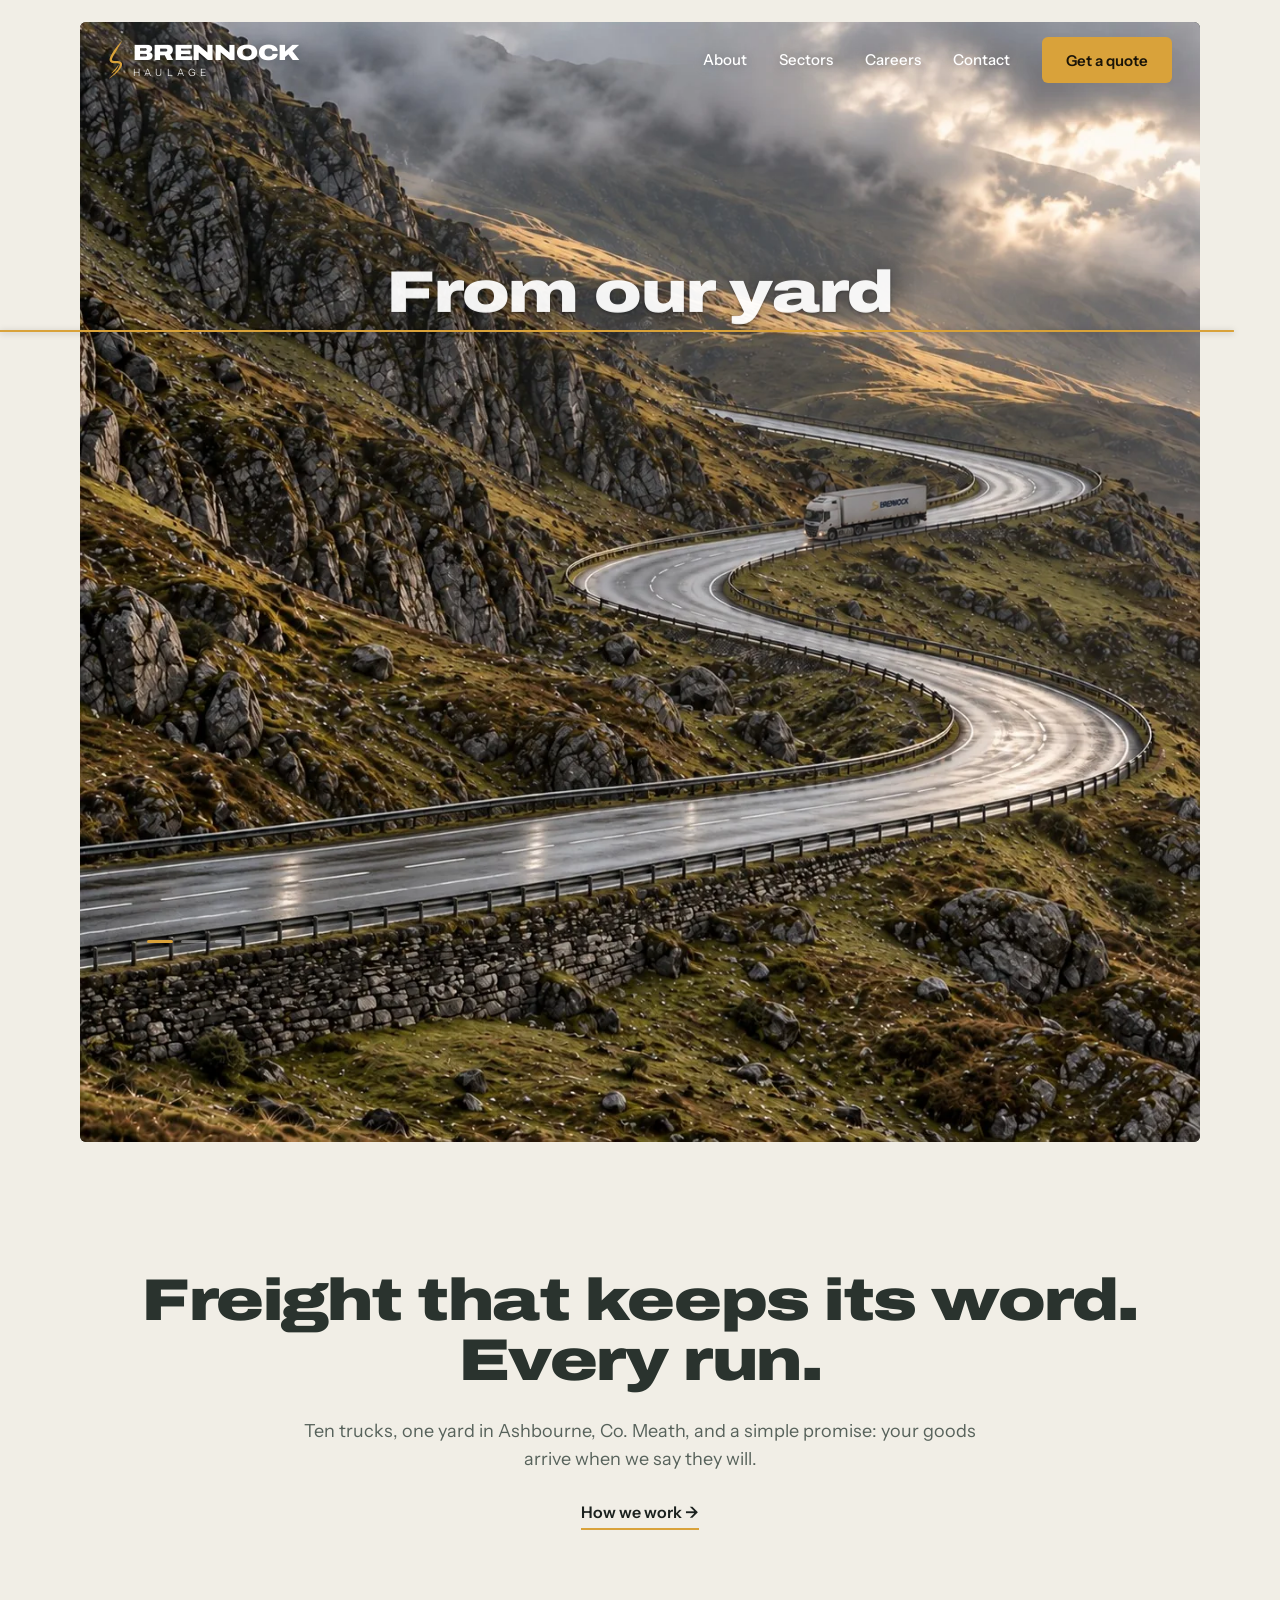
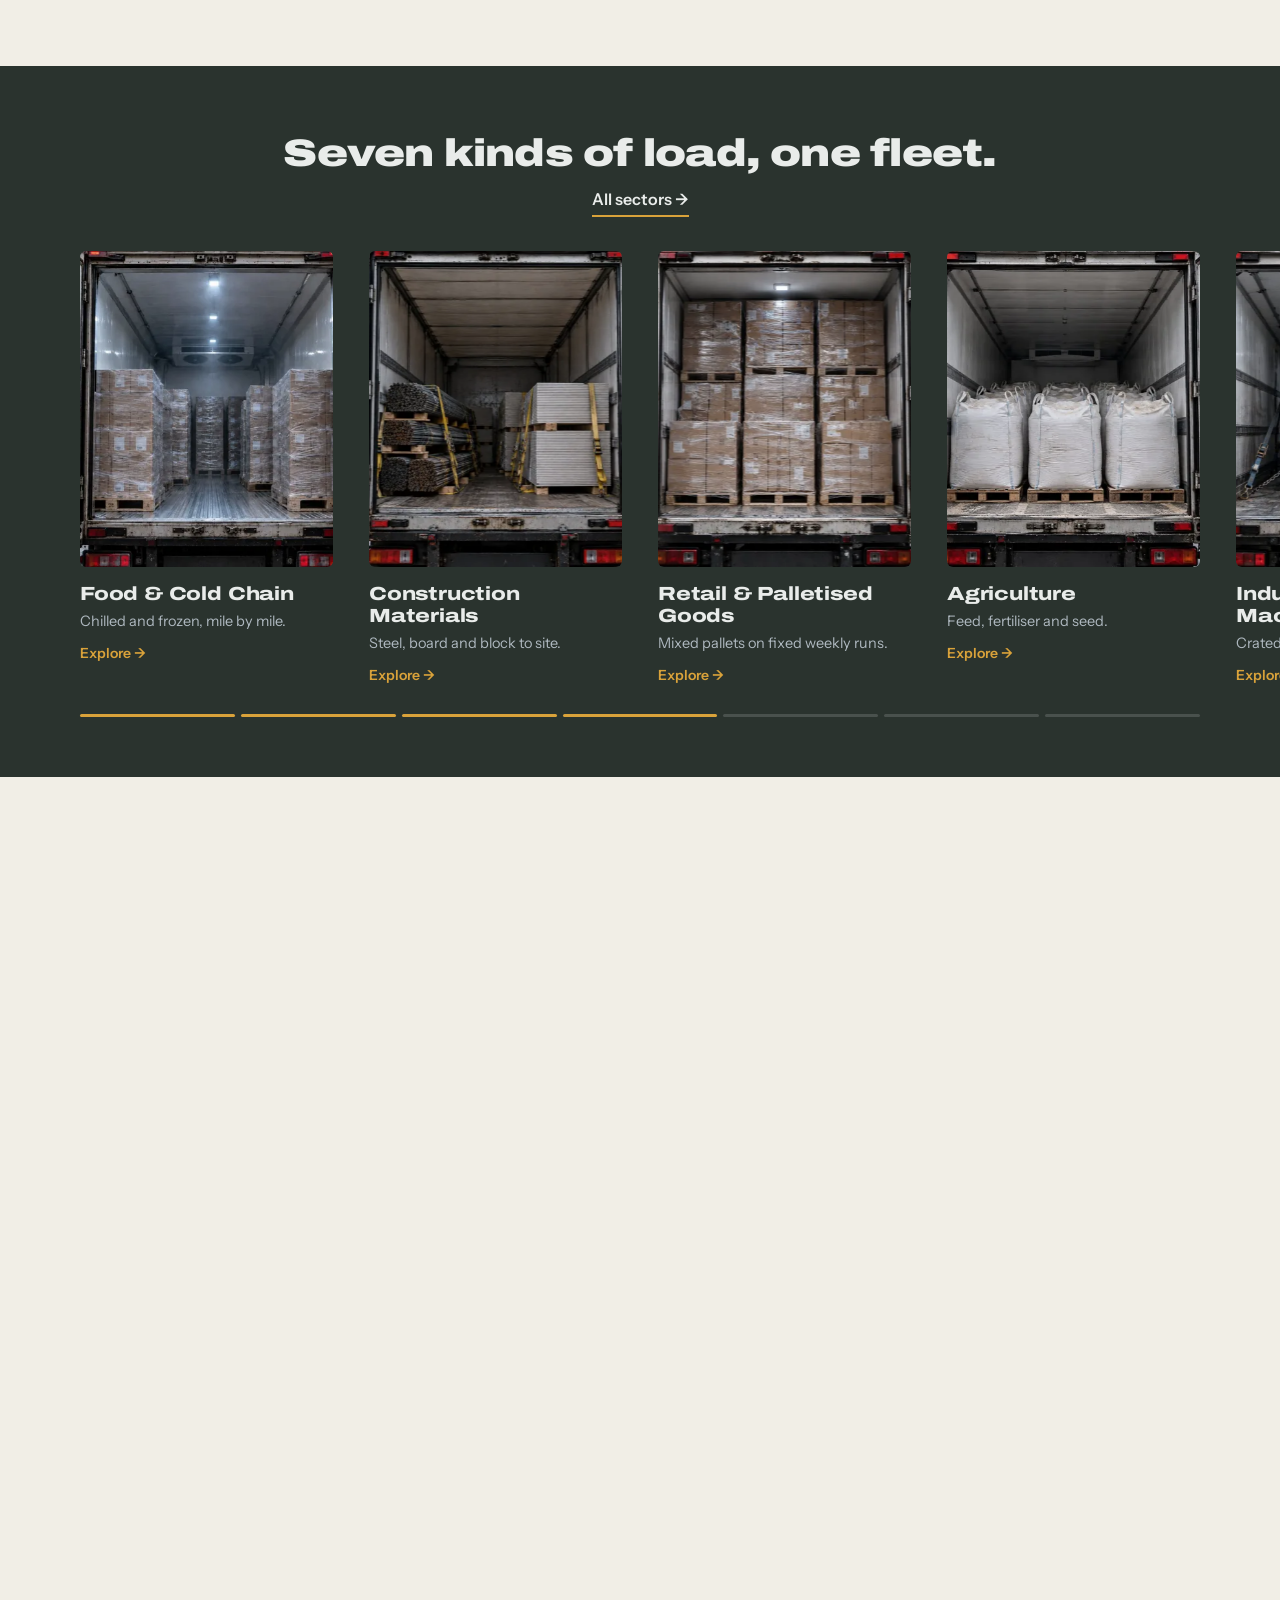
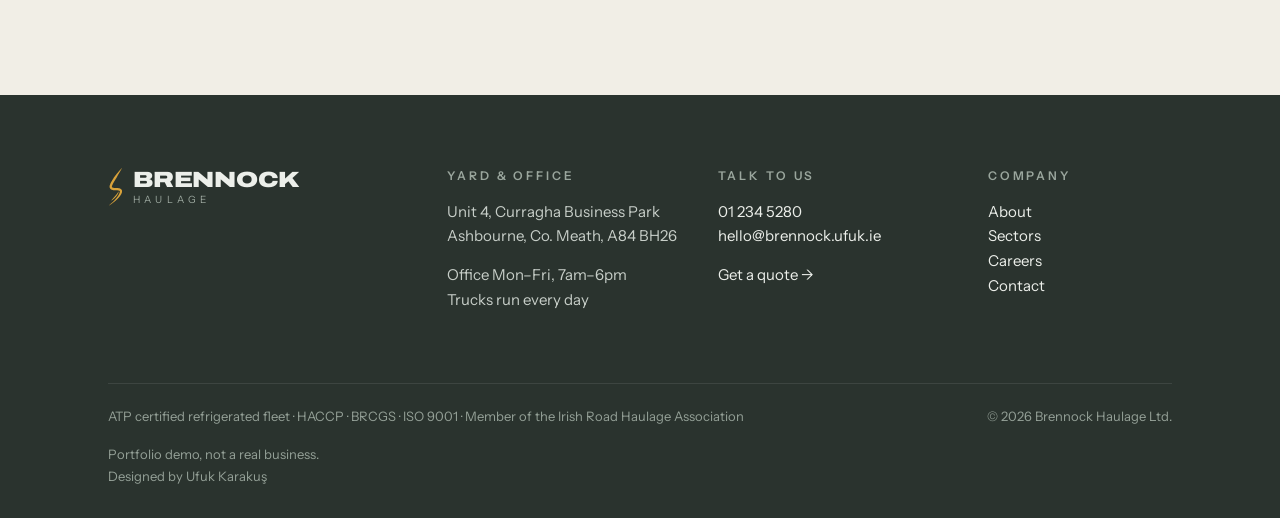
<file: index.html>
<!doctype html>
<html lang="en-IE">
<head>
<meta charset="utf-8">
<meta name="viewport" content="width=device-width,initial-scale=1">
<title>Brennock Haulage</title>
<meta name="description" content="Brennock Haulage: ten trucks, one yard in Ashbourne, Co. Meath, moving Ireland’s freight on time, every run.">
<meta name="robots" content="noindex, nofollow">
<meta name="theme-color" content="#F1EEE6">
<link rel="icon" href="/favicon.svg" type="image/svg+xml">
<link rel="apple-touch-icon" href="/apple-touch-icon.png">
<link rel="preconnect" href="https://fonts.googleapis.com">
<link rel="preconnect" href="https://fonts.gstatic.com" crossorigin>
<link rel="stylesheet" href="https://fonts.googleapis.com/css2?family=Archivo:wdth,wght@125,700;125,800;125,900&family=Instrument+Sans:wght@400;500;600&display=swap">
<link rel="stylesheet" href="/assets/site.css">
<style>
/* Home page: one square mountain photo, pinned while the truck crossfades through three stops, then released. */
html { scroll-behavior: auto; }
body.home { touch-action: pan-x; }   /* vertical swipes are beats, handled in home.js; sideways ones scroll the sector band */
body.home { line-height: 1.55; }
.hwrap { max-width: 1240px; margin: 0 auto; padding-left: 16px; padding-right: 16px; }

/* hero */
.hero { position: relative; padding-top: 22px; }
.stage { position: relative; }
.frame { position: relative; width: min(1120px, 100%); margin: 0 auto; aspect-ratio: 1 / 1; max-width: 100%; overflow: hidden; border-radius: var(--radius); background: #39413B; }
.frame img { position: absolute; inset: 0; width: 100%; height: 100%; display: block; max-width: 100%; }
.truck { opacity: 0; will-change: opacity; }
.truck[data-step="0"] { opacity: 1; }
.line { position: absolute; margin: 0; font-family: var(--display); font-stretch: 125%; font-weight: 900; color: #FFFFFF;
  font-size: clamp(28px, 4.6vw, 72px); line-height: 0.95; letter-spacing: -0.02em; text-wrap: balance;
  text-shadow: 0 2px 24px rgba(10, 14, 18, 0.45), 0 1px 3px rgba(10, 14, 18, 0.35);
  opacity: 0; will-change: opacity, transform; pointer-events: none; }
.line.l1 { opacity: 0; }   /* home.js writes it in on load */
.line.l1, .line.l2, .line.l3 { left: 6%; right: 6%; text-align: center; }
.line.l1 { top: 55%; }   /* far truck sits above, at ~44% */
.line.l2 { top: 12%; }   /* truck mid-frame, text up in the sky */
.line.l3 { top: 34%; }   /* truck low-left, text centred in the view */
.rule { position: absolute; z-index: 3; left: 50%; width: 100vw; margin-left: -50vw; height: 2px; background: var(--amber); transform: scaleX(0); transform-origin: left center; pointer-events: none; box-shadow: 0 1px 6px rgba(10,14,18,0.25); }
.steps { position: absolute; left: 6%; top: 82%; display: flex; gap: 8px; }
.steps i { width: 26px; height: 3px; border-radius: 2px; background: rgba(255,255,255,0.35); transition: background 400ms; }
.steps i.on { background: var(--amber); }

/* statement */
.statement { text-align: center; padding-block: clamp(72px, 10vw, 128px) clamp(80px, 11vw, 140px); }
.statement h2 { color: var(--head); margin: 0; font-family: var(--display); font-stretch: 125%; font-weight: 900; font-size: clamp(30px, 4.6vw, 64px); line-height: 1.02; letter-spacing: -0.025em; text-wrap: balance; }
.statement h2 span { display: block; }
.statement p { margin: 28px auto 0; max-width: 60ch; color: var(--ink-soft); font-size: 18px; }
.statement a.more { display: inline-block; margin-top: 26px; color: var(--ink); font-weight: 600; text-decoration: none; border-bottom: 2px solid var(--amber); padding-bottom: 3px; }

/* sectors band */
.sectors { background: var(--smoke-dd); color: #E9ECEA; padding-block: clamp(44px, 5vw, 64px) clamp(40px, 4.5vw, 56px); overflow: hidden;
  box-shadow: 0 -4px 0 var(--smoke-dd), 0 4px 0 var(--smoke-dd); }   /* the green runs 4px past both edges, so no sliver of page shows under the menu or at the bottom when the band is centred on the screen */
.sectors .hwrap { max-width: 1152px; }
.sec-head { display: flex; flex-direction: column; align-items: center; text-align: center; gap: 14px; margin-bottom: 34px; }
.sec-head h2 { margin: 0; font-family: var(--display); font-stretch: 125%; font-weight: 900; font-size: clamp(26px, 3vw, 42px); line-height: 1.02; letter-spacing: -0.02em; white-space: nowrap; }
.sec-head a { color: #E9ECEA; font-weight: 600; text-decoration: none; border-bottom: 2px solid var(--amber); padding-bottom: 3px; white-space: nowrap; }
.viewport { position: relative; }
.track { display: flex; gap: 36px; }
.card { flex: 0 0 calc((100% - 3 * 36px) / 4); min-width: 0; text-decoration: none; color: inherit; will-change: transform; }
.card .ph { position: relative; aspect-ratio: 4 / 5; max-width: 100%; border-radius: var(--radius); overflow: hidden; background: #3A443E; }
.card .ph img { position: absolute; top: 0; left: -8%; width: 116%; height: 100%; object-fit: cover; max-width: none; will-change: transform; transition: filter 400ms; filter: saturate(0.92); }
.card:hover .ph img { filter: saturate(1.05); }
.card h3 { margin: 16px 0 6px; font-family: var(--display); font-stretch: 125%; font-weight: 800; font-size: 19px; line-height: 1.15; letter-spacing: -0.01em; }
.card p { margin: 0; font-size: 14.5px; color: #AEB8BF; line-height: 1.5; }
.card .go { display: inline-block; margin-top: 10px; font-size: 14px; color: var(--amber); font-weight: 600; }
.rail { display: flex; gap: 6px; margin-top: 28px; }
.rail i { height: 3px; flex: 1; border-radius: 2px; background: rgba(233,236,234,0.16); transition: background 300ms; }
.rail i.on { background: var(--amber); }
@media (hover: none), (max-width: 760px) {
  .viewport { overflow-x: auto; scroll-snap-type: x mandatory; -webkit-overflow-scrolling: touch; }
  .track { transform: none !important; }
  .card { flex-basis: 72%; scroll-snap-align: start; }
  .rail { display: none; }
}

/* the photos give way on a short window (a laptop with the browser's own bars): the band must always fit whole, words and all */
@media (min-width: 761px) { .card .ph { width: 100%; max-height: max(160px, calc(100vh - 423px)); } }

/* a shorter screen (1280×800): the band still has to hold all four cards with their words, so the spaces tighten, not the cards */
@media (min-width: 761px) and (max-height: 840px) {
  .sectors { padding-block: 40px 28px; }
  .sec-head { gap: 10px; margin-bottom: 26px; }
  .rail { margin-top: 22px; }
}

/* lights-on closing scene */
.dusk { position: relative; padding-top: 120px; }
.dusk-stage { position: relative; height: calc(100vh - var(--hdr) - 22px); min-height: 520px; overflow: hidden; background: var(--dusk-bg, var(--page)); color: var(--dusk-fg, var(--ink)); }
.dusk-inner { position: relative; z-index: 1; height: 100%; max-width: 1240px; margin: 0 auto; padding-left: 16px; padding-right: 16px;
  display: grid; grid-template-columns: minmax(0, 0.9fr) minmax(0, 1.5fr); align-items: center; gap: 24px; }
.dusk-copy { position: relative; z-index: 2; }
.dusk-copy h2 { margin: 0; font-family: var(--display); font-stretch: 125%; font-weight: 900; font-size: clamp(30px, 4.2vw, 60px); line-height: 1.04; letter-spacing: -0.025em; }
.dusk-copy p.lede { margin: 26px 0 0; max-width: 44ch; font-size: 17px; line-height: 1.6; opacity: 0; transform: translateY(12px); transition: opacity 760ms, transform 860ms; color: inherit; }
.dusk-copy p.lede.on { opacity: 0.82; transform: none; }
.dusk-copy h2 .ln { display: block; overflow: hidden; padding-bottom: 0.06em; }
.dusk-copy h2 .ln span { display: block; transform: translateY(105%); transition: transform 860ms cubic-bezier(.25,.6,.25,1); }
.dusk-copy h2 .ln.on span { transform: none; }
.dusk-cta { display: flex; align-items: center; gap: 24px; flex-wrap: wrap; margin-top: 36px; opacity: 0; transform: translateY(12px); transition: opacity 640ms, transform 760ms; }
.dusk-cta.on { opacity: 1; transform: none; }
.rig { opacity: 0; transform: translateY(44px); transition: opacity 1300ms ease, transform 1600ms cubic-bezier(.33,0,.2,1);   /* slides in without a hard start or a late snap */
 
  position: relative; z-index: 1; justify-self: center; width: min(88%, calc((100vh - var(--hdr)) * 0.6 * 1081 / 1147)); aspect-ratio: 1081 / 1147; max-width: 100%; }
.rig.in { opacity: 1; transform: none; }
.ground { position: absolute; left: 0; right: 0; bottom: 0; top: 70%; z-index: 0; pointer-events: none; opacity: var(--ground, 0);
  background: linear-gradient(to bottom, rgba(78,84,88,0) 0%, rgba(78,84,88,0.16) 22%, rgba(70,76,80,0.24) 100%); }
.rig img { position: absolute; inset: 0; width: 100%; height: 100%; max-width: 100%; z-index: 1; }
.rig .night { opacity: var(--night, 0); }
.rig .floor { position: absolute; left: -6%; right: -4%; bottom: -3%; height: 9%; border-radius: 50%; z-index: 0;
  background: radial-gradient(closest-side, rgba(10,14,18,0.45), rgba(10,14,18,0)); filter: blur(5px); }
.rig .pool { position: absolute; left: -8%; right: -8%; bottom: -9%; height: 16%; border-radius: 50%; z-index: 0; opacity: var(--lamps, 0);
  background: radial-gradient(closest-side, rgba(255,230,185,0.32), rgba(255,220,160,0.10) 55%, rgba(255,220,160,0) 100%); filter: blur(8px); }
.lamp { position: absolute; z-index: 2; transform: translate(-50%, -50%); border-radius: 50%; pointer-events: none; opacity: var(--lamps, 0); mix-blend-mode: screen; }
.lamp.head { width: 11%; aspect-ratio: 1.2; background: radial-gradient(closest-side, rgba(255,244,220,0.42), rgba(255,236,200,0.18) 55%, rgba(255,230,190,0) 100%); }
.lamp.fog { width: 6%; aspect-ratio: 2; background: radial-gradient(closest-side, rgba(255,244,220,0.38), rgba(255,236,200,0.12) 60%, rgba(255,230,190,0) 100%); }
.lamp.roof { width: 7%; aspect-ratio: 3; background: radial-gradient(closest-side, rgba(255,240,214,0.32), rgba(255,232,196,0.1) 60%, rgba(255,230,190,0) 100%); }

@media (max-width: 760px) {
  .dusk-inner { grid-template-columns: 1fr; align-content: center; }
  .logo b { font-size: 18px; }
}
@media (prefers-reduced-motion: reduce) {
  .truck, .line, .steps i, .dusk-copy h2 .ln span, .dusk-cta { transition: none; }
}
@media (max-width: 760px) {
  .sec-head h2 { white-space: normal; text-wrap: balance; }
  .sectors .hwrap { max-width: none; }
  .dusk-stage { min-height: 0; }
  .dusk-inner { gap: 0; padding-block: 8px; }
  .dusk-copy h2 { font-size: clamp(28px, 8.4vw, 40px); }
  .dusk-copy p.lede { margin-top: 14px; font-size: 15px; }
  .dusk-cta { margin-top: 18px; }
  .rig { width: min(62%, calc((100vh - var(--hdr)) * 0.36 * 1081 / 1147)); }
}
@media (max-width: 760px) {
  /* phones: the hero is one still picture, the truck at the front of the road */
  .frame .truck { opacity: 0 !important; transition: none !important; }
  .frame .truck[data-step="2"] { opacity: 1 !important; }
  .frame .line { opacity: 0 !important; }
  .frame .line.l3 { opacity: 1 !important; transform: none !important; }
  .frame .steps, .stage .rule { display: none !important; }
}
</style>
<noscript><style>.line.l1{opacity:1}.rule{transform:none}</style></noscript>
</head>
<body class="home">
<a class="skip" href="#main">Skip to content</a>
<svg width="0" height="0" style="position:absolute" aria-hidden="true" focusable="false"><symbol id="bh-mark" viewBox="0 0 22 58"><path d="M20.46 1.17 L20.20 1.40 L19.91 1.69 L19.58 2.02 L19.22 2.40 L18.82 2.81 L18.40 3.25 L17.96 3.73 L17.50 4.23 L17.04 4.74 L16.56 5.27 L16.09 5.81 L15.61 6.35 L15.15 6.90 L14.69 7.44 L14.24 7.98 L13.77 8.55 L13.29 9.14 L12.79 9.74 L12.29 10.36 L11.79 10.99 L11.28 11.63 L10.77 12.27 L10.27 12.91 L9.77 13.55 L9.29 14.18 L8.85 14.83 L8.45 15.48 L8.06 16.10 L7.68 16.72 L7.30 17.34 L6.92 17.96 L6.54 18.59 L6.17 19.21 L5.80 19.82 L5.45 20.43 L5.11 21.04 L4.78 21.63 L4.47 22.20 L4.18 22.76 L3.91 23.31 L3.66 23.83 L3.44 24.33 L3.24 24.80 L3.07 25.24 L2.91 25.67 L2.77 26.09 L2.65 26.50 L2.54 26.90 L2.46 27.29 L2.40 27.69 L2.36 28.08 L2.34 28.48 L2.36 28.87 L2.40 29.26 L2.48 29.65 L2.58 30.03 L2.72 30.40 L2.90 30.77 L3.11 31.11 L3.34 31.44 L3.61 31.74 L3.89 32.01 L4.20 32.26 L4.52 32.49 L4.86 32.69 L5.21 32.88 L5.58 33.04 L5.96 33.19 L6.35 33.32 L6.77 33.45 L7.26 33.56 L7.78 33.64 L8.31 33.69 L8.86 33.72 L9.40 33.75 L9.96 33.76 L10.51 33.76 L11.06 33.77 L11.59 33.77 L12.10 33.78 L12.58 33.79 L13.02 33.81 L13.41 33.84 L13.77 33.88 L14.13 33.94 L14.50 34.00 L14.85 34.06 L15.19 34.11 L15.50 34.17 L15.79 34.24 L16.05 34.30 L16.29 34.37 L16.49 34.43 L16.66 34.49 L16.80 34.55 L16.91 34.60 L16.98 34.64 L17.04 34.69 L17.10 34.75 L17.17 34.82 L17.23 34.89 L17.28 34.97 L17.32 35.05 L17.36 35.14 L17.39 35.25 L17.42 35.37 L17.44 35.51 L17.45 35.68 L17.44 35.87 L17.43 36.08 L17.39 36.32 L17.34 36.58 L17.26 36.87 L17.17 37.19 L17.05 37.54 L16.91 37.91 L16.75 38.29 L16.57 38.70 L16.38 39.12 L16.16 39.55 L15.93 39.99 L15.68 40.44 L15.42 40.89 L15.14 41.35 L14.84 41.81 L14.54 42.27 L14.21 42.75 L13.86 43.23 L13.49 43.74 L13.09 44.25 L12.68 44.77 L12.25 45.30 L11.80 45.84 L11.35 46.37 L10.89 46.91 L10.42 47.44 L9.94 47.97 L9.47 48.48 L8.99 48.99 L8.52 49.48 L8.04 49.98 L7.51 50.49 L6.95 51.02 L6.38 51.55 L5.78 52.08 L5.19 52.61 L4.60 53.12 L4.03 53.62 L3.48 54.09 L2.96 54.54 L2.49 54.94 L2.06 55.31 L1.70 55.62 L1.41 55.88 L1.59 56.12 L1.91 55.90 L2.31 55.63 L2.77 55.32 L3.29 54.97 L3.85 54.59 L4.46 54.18 L5.09 53.75 L5.73 53.30 L6.39 52.84 L7.05 52.38 L7.69 51.91 L8.32 51.43 L8.92 50.97 L9.48 50.52 L10.01 50.07 L10.55 49.60 L11.09 49.13 L11.63 48.65 L12.17 48.16 L12.70 47.66 L13.22 47.16 L13.73 46.66 L14.23 46.16 L14.72 45.66 L15.19 45.17 L15.63 44.68 L16.06 44.20 L16.46 43.73 L16.84 43.26 L17.21 42.79 L17.56 42.32 L17.90 41.84 L18.22 41.37 L18.52 40.91 L18.81 40.45 L19.08 39.99 L19.33 39.54 L19.56 39.10 L19.77 38.67 L19.95 38.24 L20.12 37.82 L20.26 37.42 L20.38 37.01 L20.47 36.62 L20.54 36.22 L20.59 35.83 L20.60 35.44 L20.59 35.05 L20.54 34.67 L20.47 34.29 L20.36 33.92 L20.22 33.57 L20.05 33.23 L19.85 32.91 L19.62 32.60 L19.36 32.31 L19.06 32.03 L18.72 31.78 L18.37 31.57 L18.01 31.39 L17.65 31.24 L17.29 31.12 L16.92 31.01 L16.55 30.92 L16.18 30.84 L15.80 30.77 L15.42 30.70 L15.04 30.64 L14.65 30.58 L14.23 30.52 L13.76 30.46 L13.24 30.42 L12.71 30.39 L12.17 30.38 L11.62 30.37 L11.08 30.37 L10.54 30.36 L10.01 30.36 L9.50 30.35 L9.03 30.33 L8.59 30.30 L8.21 30.26 L7.89 30.21 L7.63 30.15 L7.37 30.08 L7.12 29.99 L6.89 29.90 L6.70 29.82 L6.52 29.72 L6.37 29.64 L6.25 29.55 L6.15 29.47 L6.06 29.39 L6.00 29.31 L5.94 29.23 L5.89 29.16 L5.85 29.07 L5.82 28.97 L5.79 28.86 L5.76 28.75 L5.75 28.62 L5.74 28.48 L5.75 28.32 L5.77 28.13 L5.80 27.92 L5.85 27.68 L5.92 27.42 L6.01 27.12 L6.12 26.80 L6.25 26.45 L6.40 26.07 L6.56 25.67 L6.75 25.25 L6.96 24.79 L7.21 24.31 L7.47 23.80 L7.76 23.26 L8.07 22.70 L8.40 22.13 L8.74 21.54 L9.09 20.94 L9.45 20.34 L9.82 19.73 L10.20 19.11 L10.57 18.50 L10.94 17.90 L11.32 17.29 L11.72 16.66 L12.12 16.01 L12.49 15.33 L12.88 14.63 L13.27 13.93 L13.66 13.22 L14.05 12.52 L14.45 11.83 L14.84 11.14 L15.22 10.47 L15.59 9.81 L15.96 9.17 L16.31 8.56 L16.65 7.96 L17.01 7.35 L17.37 6.74 L17.73 6.13 L18.09 5.52 L18.45 4.92 L18.79 4.35 L19.12 3.79 L19.43 3.26 L19.71 2.77 L19.97 2.32 L20.20 1.91 L20.40 1.54 L20.54 1.23Z"/><path d="M15.37 35.57 L15.37 35.58 L15.36 35.59 L15.37 35.60 L15.37 35.60 L15.36 35.60 L15.36 35.59 L15.36 35.59 L15.35 35.58 L15.35 35.59 L15.34 35.59 L15.34 35.59 L15.33 35.60 L15.32 35.61 L15.31 35.62 L15.30 35.64 L15.29 35.66 L15.28 35.67 L15.27 35.69 L15.26 35.72 L15.25 35.74 L15.24 35.76 L15.22 35.78 L15.21 35.81 L15.19 35.83 L15.18 35.86 L15.16 35.89 L15.15 35.92 L15.13 35.95 L15.11 35.99 L15.09 36.02 L15.06 36.06 L15.04 36.11 L15.02 36.15 L14.99 36.19 L14.96 36.24 L14.94 36.28 L14.91 36.33 L14.88 36.38 L14.85 36.43 L14.82 36.48 L14.79 36.53 L14.76 36.58 L14.72 36.64 L14.69 36.70 L14.65 36.75 L14.62 36.81 L14.58 36.88 L14.54 36.94 L14.50 37.00 L14.46 37.07 L14.41 37.13 L14.37 37.20 L14.33 37.26 L14.28 37.33 L14.24 37.40 L14.19 37.47 L14.15 37.53 L14.10 37.60 L14.05 37.68 L14.00 37.75 L13.95 37.82 L13.90 37.89 L13.85 37.97 L13.80 38.04 L13.75 38.12 L13.69 38.19 L13.64 38.27 L13.59 38.35 L13.53 38.42 L13.47 38.50 L13.42 38.58 L13.36 38.65 L13.30 38.73 L13.25 38.81 L13.19 38.89 L13.13 38.97 L13.07 39.05 L13.01 39.13 L12.95 39.21 L12.88 39.29 L12.82 39.37 L12.76 39.45 L12.70 39.53 L12.63 39.62 L12.57 39.70 L12.51 39.78 L12.44 39.86 L12.38 39.94 L12.32 40.02 L12.25 40.10 L12.18 40.18 L12.12 40.26 L12.05 40.35 L11.98 40.43 L11.91 40.51 L11.84 40.60 L11.77 40.68 L11.70 40.77 L11.63 40.86 L11.55 40.95 L11.48 41.04 L11.40 41.13 L11.32 41.22 L11.24 41.31 L11.16 41.40 L11.08 41.50 L11.00 41.59 L10.92 41.69 L10.84 41.78 L10.75 41.88 L10.67 41.98 L10.58 42.07 L10.50 42.17 L10.41 42.27 L10.32 42.37 L10.23 42.47 L10.14 42.57 L10.05 42.68 L9.96 42.78 L9.87 42.88 L9.78 42.99 L9.69 43.09 L9.59 43.20 L9.50 43.30 L9.41 43.41 L9.31 43.51 L9.22 43.62 L9.13 43.72 L9.03 43.83 L8.94 43.94 L8.84 44.05 L8.75 44.15 L8.65 44.26 L8.56 44.37 L8.46 44.48 L8.36 44.59 L8.27 44.70 L8.17 44.80 L8.08 44.91 L7.98 45.02 L7.89 45.13 L7.79 45.24 L7.70 45.34 L7.60 45.45 L7.51 45.56 L7.41 45.67 L7.32 45.78 L7.22 45.89 L7.13 45.99 L7.04 46.10 L6.94 46.21 L6.85 46.32 L6.76 46.42 L6.66 46.53 L6.57 46.64 L6.47 46.75 L6.37 46.86 L6.27 46.98 L6.17 47.09 L6.07 47.21 L5.97 47.32 L5.87 47.44 L5.78 47.55 L5.69 47.65 L5.61 47.76 L5.53 47.85 L5.46 47.94 L5.39 48.02 L5.34 48.09 L5.29 48.16 L5.24 48.22 L5.20 48.28 L5.17 48.33 L5.13 48.37 L5.10 48.41 L5.08 48.45 L5.06 48.49 L5.04 48.52 L5.02 48.55 L5.00 48.58 L4.99 48.61 L4.99 48.65 L5.06 48.73 L5.10 48.74 L5.13 48.73 L5.16 48.72 L5.19 48.71 L5.23 48.70 L5.27 48.69 L5.31 48.67 L5.36 48.65 L5.41 48.62 L5.47 48.59 L5.53 48.56 L5.60 48.52 L5.68 48.48 L5.76 48.43 L5.85 48.38 L5.94 48.32 L6.05 48.25 L6.16 48.18 L6.27 48.10 L6.40 48.02 L6.52 47.94 L6.65 47.85 L6.77 47.76 L6.90 47.67 L7.03 47.57 L7.15 47.48 L7.27 47.39 L7.39 47.30 L7.50 47.21 L7.62 47.12 L7.73 47.03 L7.84 46.94 L7.96 46.85 L8.07 46.76 L8.18 46.66 L8.30 46.57 L8.41 46.47 L8.52 46.38 L8.63 46.28 L8.74 46.18 L8.85 46.09 L8.96 45.99 L9.07 45.89 L9.18 45.79 L9.29 45.69 L9.39 45.59 L9.50 45.49 L9.61 45.39 L9.72 45.29 L9.82 45.19 L9.93 45.09 L10.04 44.98 L10.14 44.88 L10.24 44.78 L10.35 44.67 L10.45 44.57 L10.55 44.47 L10.65 44.37 L10.75 44.26 L10.85 44.16 L10.95 44.05 L11.05 43.95 L11.14 43.85 L11.24 43.74 L11.33 43.64 L11.43 43.53 L11.52 43.43 L11.61 43.33 L11.70 43.22 L11.79 43.12 L11.88 43.02 L11.96 42.92 L12.05 42.82 L12.13 42.71 L12.22 42.61 L12.30 42.51 L12.38 42.41 L12.46 42.31 L12.54 42.21 L12.62 42.11 L12.69 42.02 L12.77 41.92 L12.84 41.82 L12.91 41.72 L12.98 41.63 L13.05 41.53 L13.12 41.44 L13.19 41.34 L13.25 41.25 L13.32 41.16 L13.38 41.06 L13.44 40.97 L13.50 40.88 L13.56 40.79 L13.62 40.70 L13.68 40.60 L13.74 40.51 L13.79 40.42 L13.85 40.33 L13.91 40.23 L13.96 40.14 L14.02 40.05 L14.07 39.96 L14.13 39.86 L14.18 39.77 L14.23 39.68 L14.28 39.59 L14.33 39.49 L14.38 39.40 L14.42 39.31 L14.47 39.22 L14.52 39.13 L14.56 39.04 L14.61 38.95 L14.65 38.86 L14.69 38.77 L14.73 38.68 L14.77 38.60 L14.81 38.51 L14.85 38.42 L14.89 38.33 L14.93 38.25 L14.96 38.16 L15.00 38.08 L15.03 38.00 L15.06 37.92 L15.09 37.83 L15.12 37.75 L15.15 37.67 L15.18 37.59 L15.21 37.51 L15.24 37.43 L15.26 37.36 L15.29 37.28 L15.31 37.21 L15.33 37.13 L15.35 37.06 L15.37 36.99 L15.39 36.92 L15.41 36.86 L15.43 36.79 L15.44 36.73 L15.46 36.66 L15.47 36.60 L15.48 36.54 L15.49 36.48 L15.50 36.42 L15.51 36.37 L15.52 36.32 L15.53 36.26 L15.53 36.22 L15.54 36.17 L15.54 36.12 L15.55 36.08 L15.55 36.04 L15.55 35.99 L15.55 35.95 L15.55 35.92 L15.55 35.88 L15.55 35.85 L15.55 35.82 L15.55 35.79 L15.54 35.76 L15.54 35.74 L15.53 35.71 L15.53 35.69 L15.53 35.68 L15.52 35.66 L15.52 35.64 L15.51 35.63 L15.51 35.62 L15.50 35.61 L15.50 35.60 L15.50 35.59 L15.49 35.58 L15.49 35.57 L15.49 35.56 L15.48 35.55 L15.48 35.56 L15.48 35.56 L15.48 35.57 L15.47 35.57Z"/></symbol></svg>
<header class="over">
  <div class="wrap">
    <a class="logo" href="/" aria-label="Brennock Haulage home">
      <svg class="mark" viewBox="0 0 22 58" aria-hidden="true"><use href="#bh-mark"/></svg>
      <span class="word"><b>BRENNOCK</b> <small>Haulage</small></span>
    </a>
    <nav id="site-nav" aria-label="Main"><a href="/about/">About</a><a href="/sectors/">Sectors</a><a href="/careers/">Careers</a><a href="/contact/">Contact</a><a class="btn" href="/quote/">Get a quote</a></nav>
    <button class="menu-btn" type="button" aria-expanded="false" aria-controls="site-nav" aria-label="Menu"><span></span><span></span></button>
  </div>
</header>
<main id="main">
  <h1 class="sr-only">Brennock Haulage: from our yard, over every mile, to your door.</h1>

  <section class="hero" id="hero">
    <div class="hwrap stage" id="stage">
      <div class="rule" aria-hidden="true"></div><div class="rule" aria-hidden="true"></div><div class="rule" aria-hidden="true"></div>
      <div class="frame" id="frame">
        <picture><source srcset="/assets/img/road-640.webp 640w, /assets/img/road-960.webp 960w, /assets/img/road.webp 1254w" sizes="(max-width: 1152px) calc(100vw - 32px), 1120px" type="image/webp"><img alt="A white Brennock truck on a winding mountain road under low cloud" src="/assets/img/road.jpg" fetchpriority="high"></picture>
        <img class="truck on" data-step="0" src="/assets/img/truck-far.webp" alt="">
        <img class="truck" data-step="1" src="/assets/img/truck-mid.webp" fetchpriority="low" alt="">
        <img class="truck" data-step="2" src="/assets/img/truck-near.webp" fetchpriority="low" alt="">
        <p class="line l1 on" data-step="0">From our yard</p>
        <p class="line l2" data-step="1">over every mile</p>
        <p class="line l3" data-step="2">to your door.</p>
        <div class="steps" aria-hidden="true"><i class="on"></i><i></i><i></i></div>
      </div>
    </div>
  </section>

  <section class="statement">
    <div class="hwrap">
      <h2><span>Freight that keeps its word.</span><span>Every run.</span></h2>
      <p>Ten trucks, one yard in Ashbourne, Co. Meath, and a simple promise: your goods arrive when we say they will.</p>
      <a class="more" href="/about/">How we work →</a>
    </div>
  </section>

  <section class="sectors" id="sectors">
    <div class="hwrap">
      <div class="sec-head">
        <h2>Seven kinds of load, one fleet.</h2>
        <a href="/sectors/">All sectors →</a>
      </div>
      <div class="viewport" id="viewport">
        <div class="track" id="track">
          <a class="card" href="/sectors/#food"><div class="ph"><picture><source data-srcset="/assets/img/tr-food-650.webp 650w, /assets/img/tr-food.webp 1300w" sizes="(max-width: 760px) 72vw, 300px" type="image/webp"><img alt="An open Brennock trailer loaded for Food & Cold Chain" src="[data-uri]" data-src="/assets/img/tr-food.jpg" decoding="async"></picture></div><h3>Food &amp; Cold Chain</h3><p>Chilled and frozen, mile by mile.</p><span class="go">Explore →</span></a>
          <a class="card" href="/sectors/#construction"><div class="ph"><picture><source data-srcset="/assets/img/tr-construction-650.webp 650w, /assets/img/tr-construction.webp 1300w" sizes="(max-width: 760px) 72vw, 300px" type="image/webp"><img alt="An open Brennock trailer loaded for Construction Materials" src="[data-uri]" data-src="/assets/img/tr-construction.jpg" decoding="async"></picture></div><h3>Construction Materials</h3><p>Steel, board and block to site.</p><span class="go">Explore →</span></a>
          <a class="card" href="/sectors/#retail"><div class="ph"><picture><source data-srcset="/assets/img/tr-retail-650.webp 650w, /assets/img/tr-retail.webp 1300w" sizes="(max-width: 760px) 72vw, 300px" type="image/webp"><img alt="An open Brennock trailer loaded for Retail & Palletised Goods" src="[data-uri]" data-src="/assets/img/tr-retail.jpg" decoding="async"></picture></div><h3>Retail &amp; Palletised Goods</h3><p>Mixed pallets on fixed weekly runs.</p><span class="go">Explore →</span></a>
          <a class="card" href="/sectors/#agri"><div class="ph"><picture><source data-srcset="/assets/img/tr-agri-650.webp 650w, /assets/img/tr-agri.webp 1300w" sizes="(max-width: 760px) 72vw, 300px" type="image/webp"><img alt="An open Brennock trailer loaded for Agriculture" src="[data-uri]" data-src="/assets/img/tr-agri.jpg" decoding="async"></picture></div><h3>Agriculture</h3><p>Feed, fertiliser and seed.</p><span class="go">Explore →</span></a>
          <a class="card" href="/sectors/#industrial"><div class="ph"><picture><source data-srcset="/assets/img/tr-industrial-650.webp 650w, /assets/img/tr-industrial.webp 1300w" sizes="(max-width: 760px) 72vw, 300px" type="image/webp"><img alt="An open Brennock trailer loaded for Industrial & Machinery" src="[data-uri]" data-src="/assets/img/tr-industrial.jpg" decoding="async"></picture></div><h3>Industrial &amp; Machinery</h3><p>Crated machines and heavy parts.</p><span class="go">Explore →</span></a>
          <a class="card" href="/sectors/#packaging"><div class="ph"><picture><source data-srcset="/assets/img/tr-packaging-650.webp 650w, /assets/img/tr-packaging.webp 1300w" sizes="(max-width: 760px) 72vw, 300px" type="image/webp"><img alt="An open Brennock trailer loaded for Packaging & Paper" src="[data-uri]" data-src="/assets/img/tr-packaging.jpg" decoding="async"></picture></div><h3>Packaging &amp; Paper</h3><p>Reels and flat-pack, kept dry.</p><span class="go">Explore →</span></a>
          <a class="card" href="/sectors/#automotive"><div class="ph"><picture><source data-srcset="/assets/img/tr-automotive-650.webp 650w, /assets/img/tr-automotive.webp 1300w" sizes="(max-width: 760px) 72vw, 300px" type="image/webp"><img alt="An open Brennock trailer loaded for Automotive Parts" src="[data-uri]" data-src="/assets/img/tr-automotive.jpg" decoding="async"></picture></div><h3>Automotive Parts</h3><p>Tyres and parts, next-day runs.</p><span class="go">Explore →</span></a>
        </div>
      </div>
      <div class="rail" id="rail" aria-hidden="true"><i class="on"></i><i class="on"></i><i class="on"></i><i class="on"></i><i></i><i></i><i></i></div>
    </div>
  </section>

  <section class="dusk" id="dusk">
    <div class="dusk-stage" id="duskStage">
      <div class="ground" id="duskGround"></div>
      <div class="dusk-inner">
        <div class="dusk-copy">
          <h2>
            <span class="ln"><span>Loaded today.</span></span>
            <span class="ln"><span>Delivered by morning.</span></span>
          </h2>
          <p class="lede" id="duskLede">Our drivers run through the night, so your stock is on the dock before your doors open. One call, one quote, no surprises.</p>
          <div class="dusk-cta" id="duskCta">
            <a class="btn" href="/quote/">Get a quote</a>
          </div>
        </div>
        <div class="rig" id="rig">
          <div class="pool"></div>
          <div class="floor"></div>
          <img src="[data-uri]" data-src="/assets/img/truck-front-day.webp" decoding="async" alt="A white Brennock truck seen from the front, headlights coming on as night falls">
          <img class="night" src="[data-uri]" data-src="/assets/img/truck-front-night.webp" decoding="async" alt="">
          <div class="lamp head" style="left:13.9%;top:81.5%"></div>
          <div class="lamp head" style="left:72.2%;top:81.5%"></div>
          <div class="lamp fog" style="left:14%;top:90%"></div>
          <div class="lamp fog" style="left:70.7%;top:90.3%"></div>
          <div class="lamp roof" style="left:19.2%;top:21.9%"></div>
          <div class="lamp roof" style="left:68.9%;top:22%"></div>
        </div>
      </div>
    </div>
  </section>

</main>
<footer class="foot">
  <div class="wrap">
    <div class="foot-top">
      <a class="logo" href="/" aria-label="Brennock Haulage home">
      <svg class="mark" viewBox="0 0 22 58" aria-hidden="true"><use href="#bh-mark"/></svg>
      <span class="word"><b>BRENNOCK</b> <small>Haulage</small></span>
    </a>
      <div>
        <h2>Yard &amp; office</h2>
        <p>Unit 4, Curragha Business Park<br>Ashbourne, Co. Meath, A84 BH26</p>
        <p>Office Mon–Fri, 7am–6pm<br>Trucks run every day</p>
      </div>
      <div>
        <h2>Talk to us</h2>
        <p><a href="tel:+35312345280">01 234 5280</a><br><a href="mailto:hello@brennock.ufuk.ie">hello@brennock.ufuk.ie</a></p>
        <p><a href="/quote/">Get a quote →</a></p>
      </div>
      <div>
        <h2>Company</h2>
        <p><a href="/about/">About</a><br><a href="/sectors/">Sectors</a><br><a href="/careers/">Careers</a><br><a href="/contact/">Contact</a></p>
      </div>
    </div>
    <div class="foot-base">
      <span>ATP certified refrigerated fleet · HACCP · BRCGS · ISO 9001 · Member of the Irish Road Haulage Association</span>
      <span>© 2026 Brennock Haulage Ltd.</span>
    </div>
    <div class="foot-demo"><span>Portfolio demo, not a real business.</span><span>Designed by Ufuk Karakuş</span></div>
  </div>
</footer>
<script src="/assets/site.js"></script>
<script src="/assets/home.js"></script>
</body>
</html>
</file>
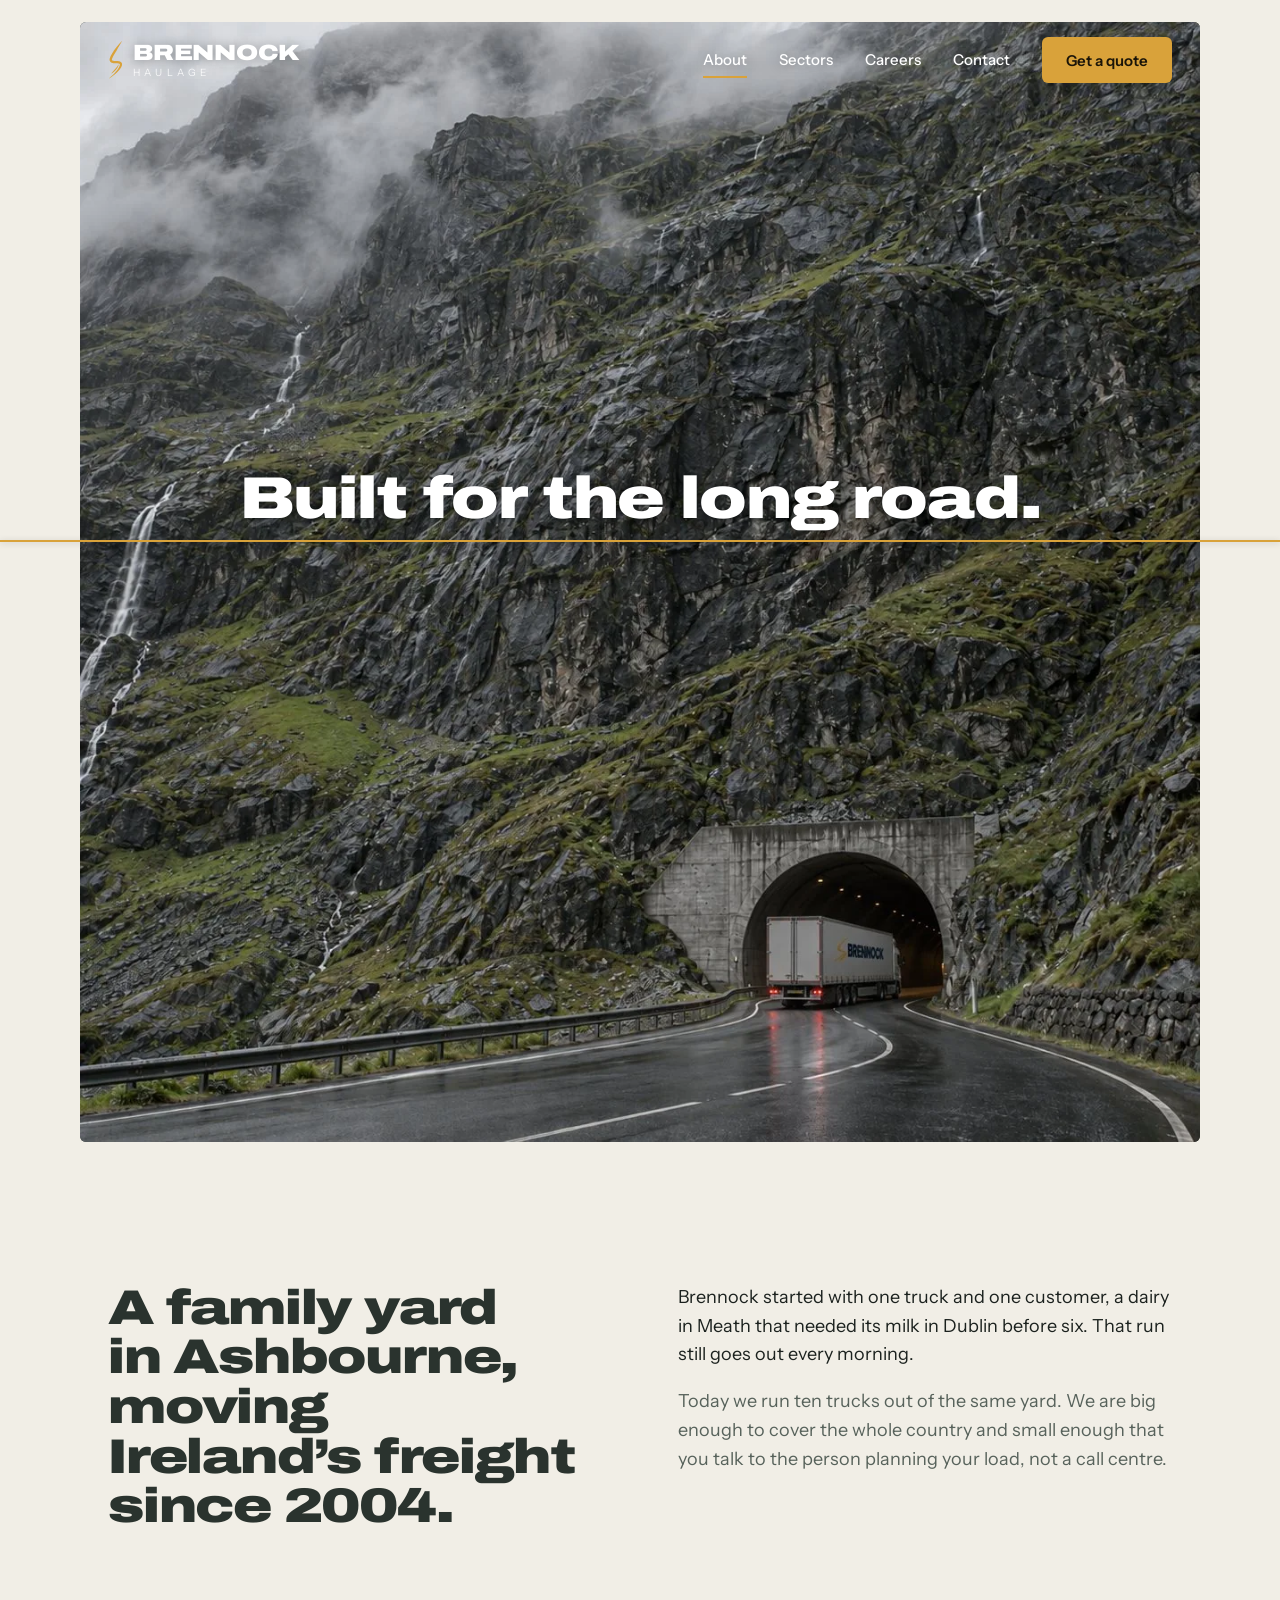
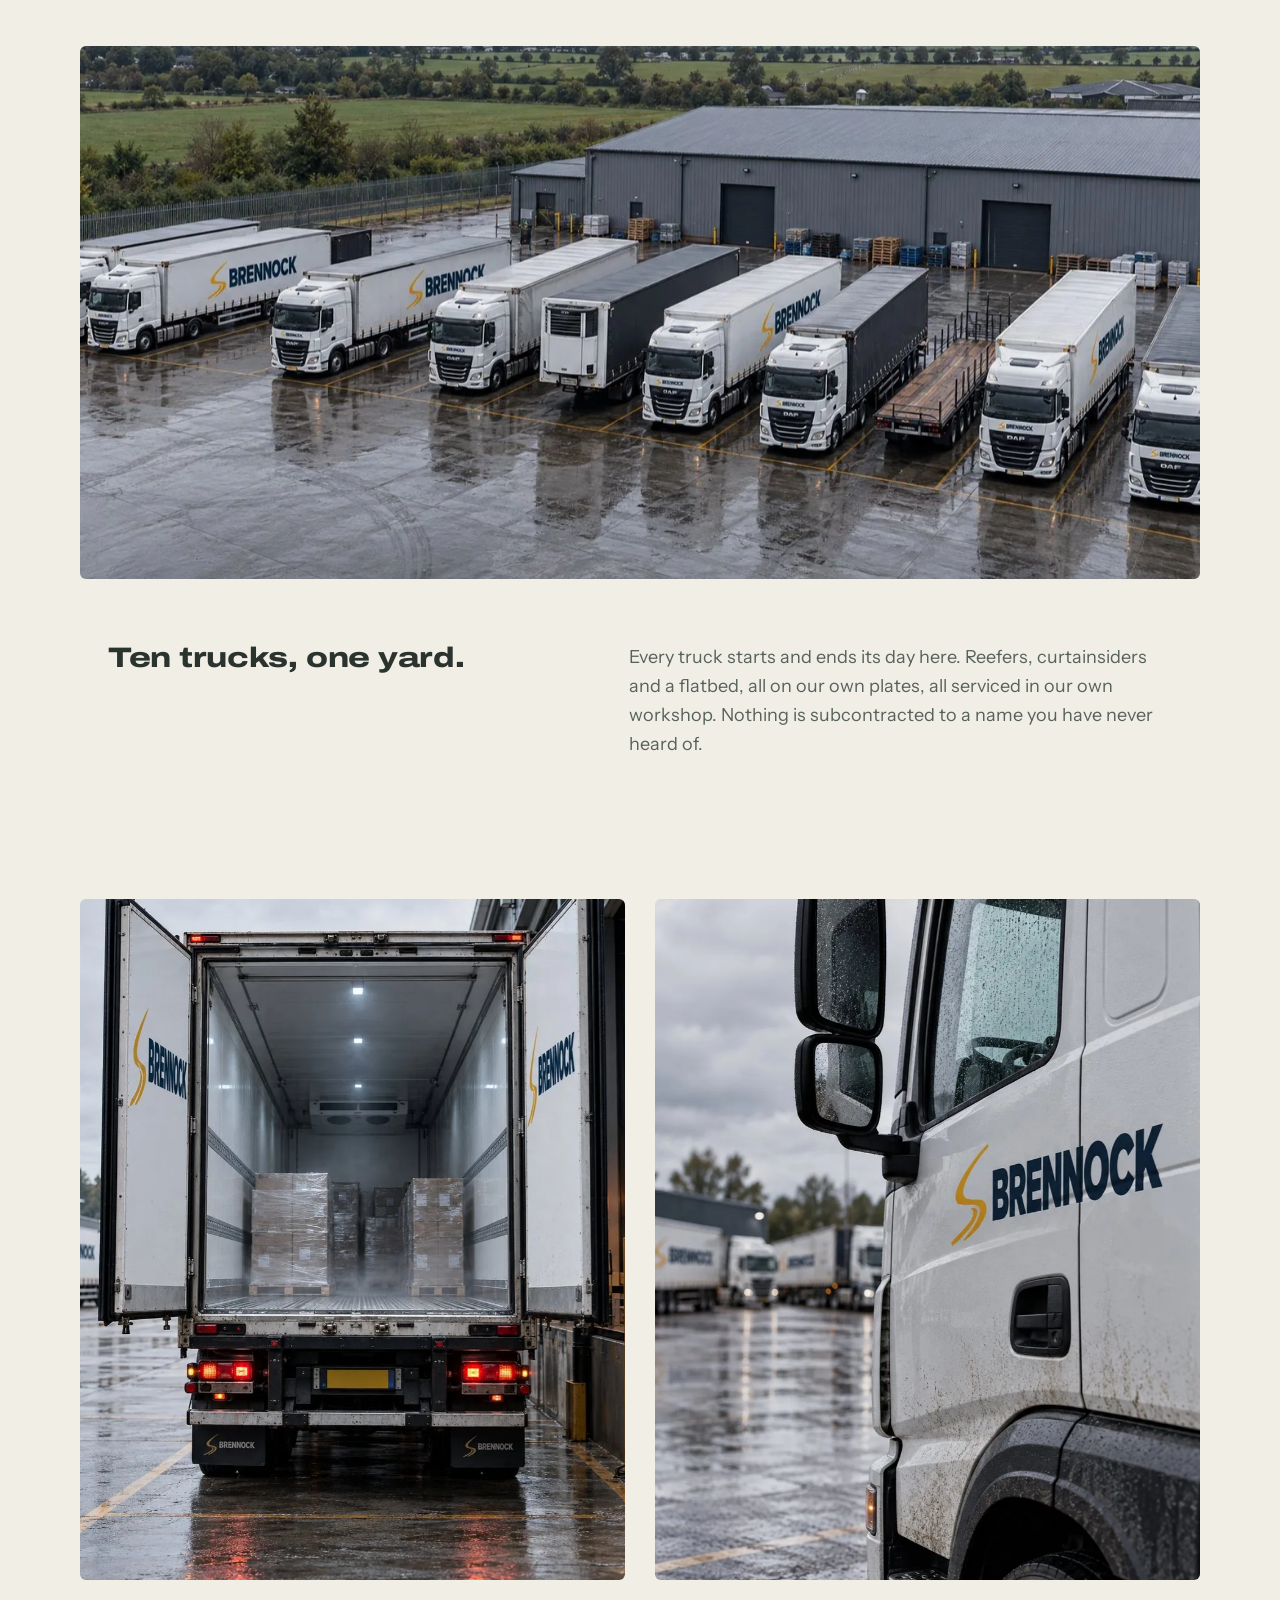
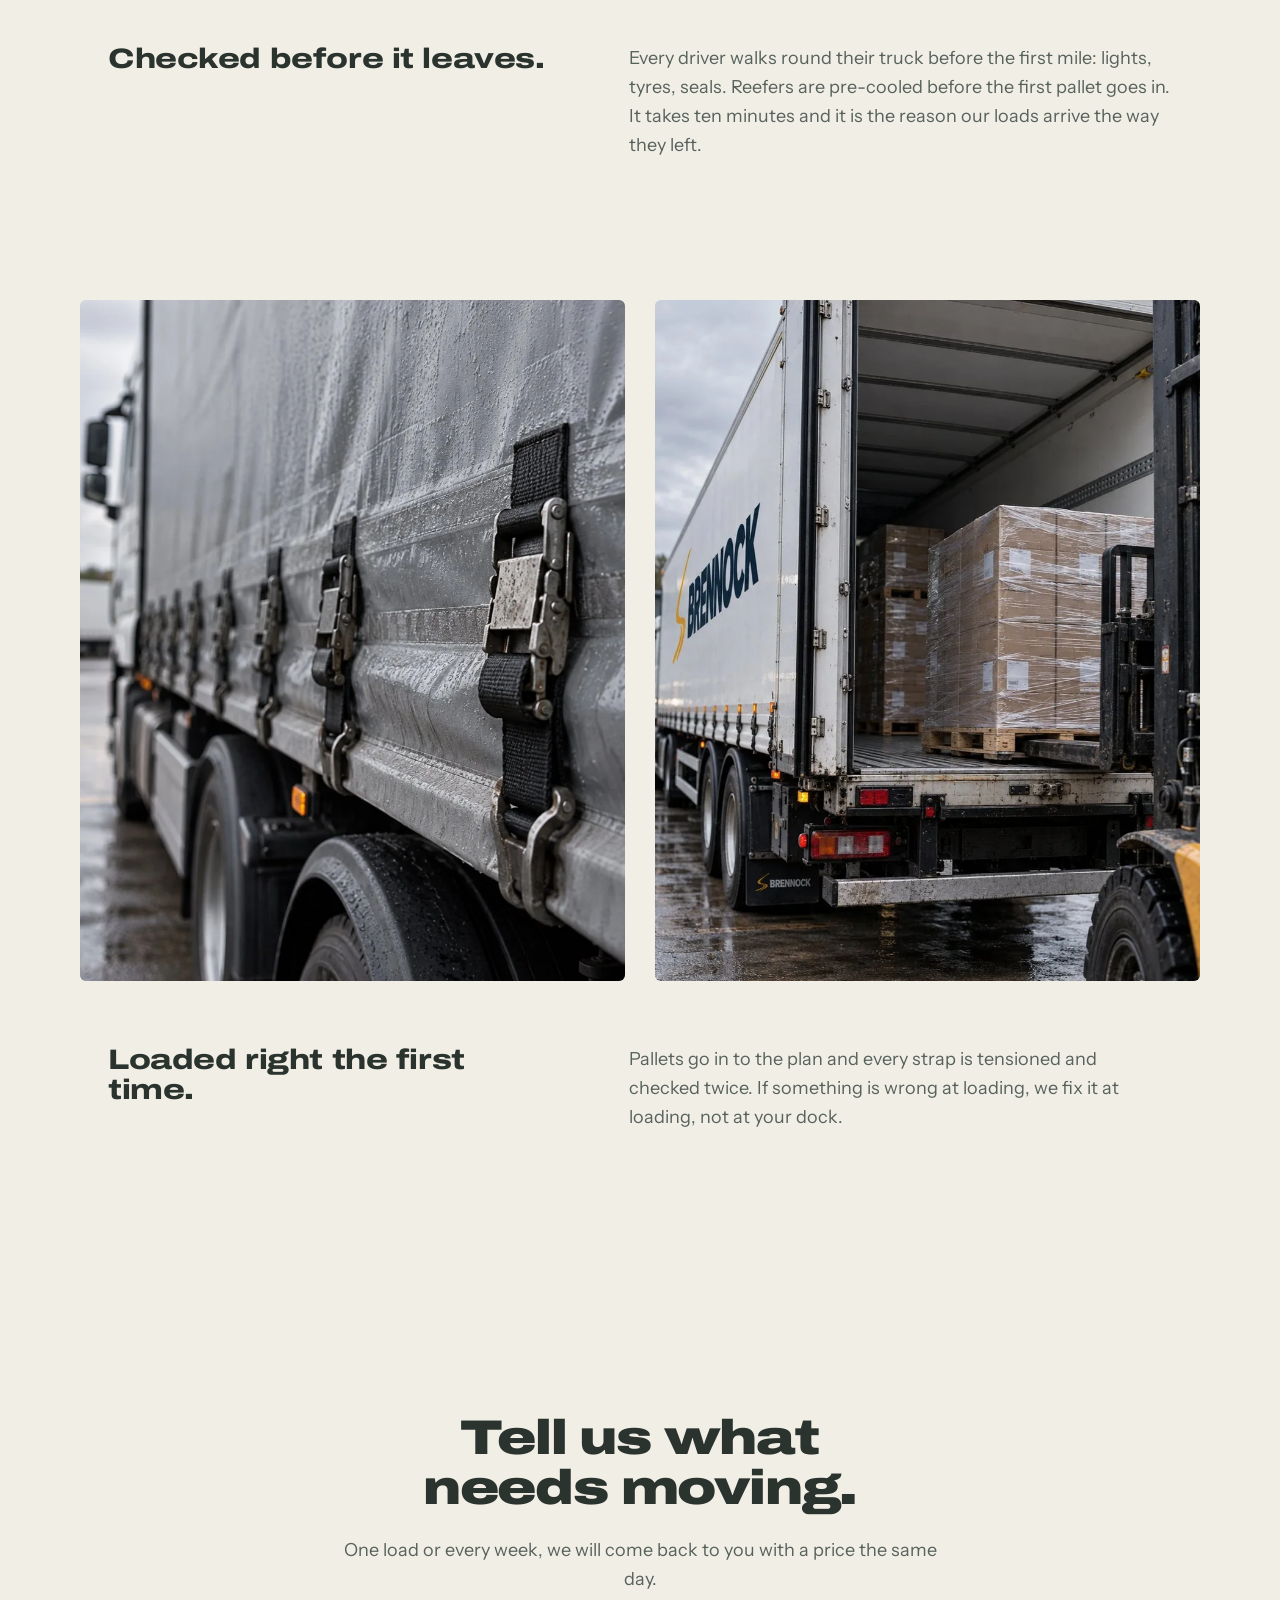
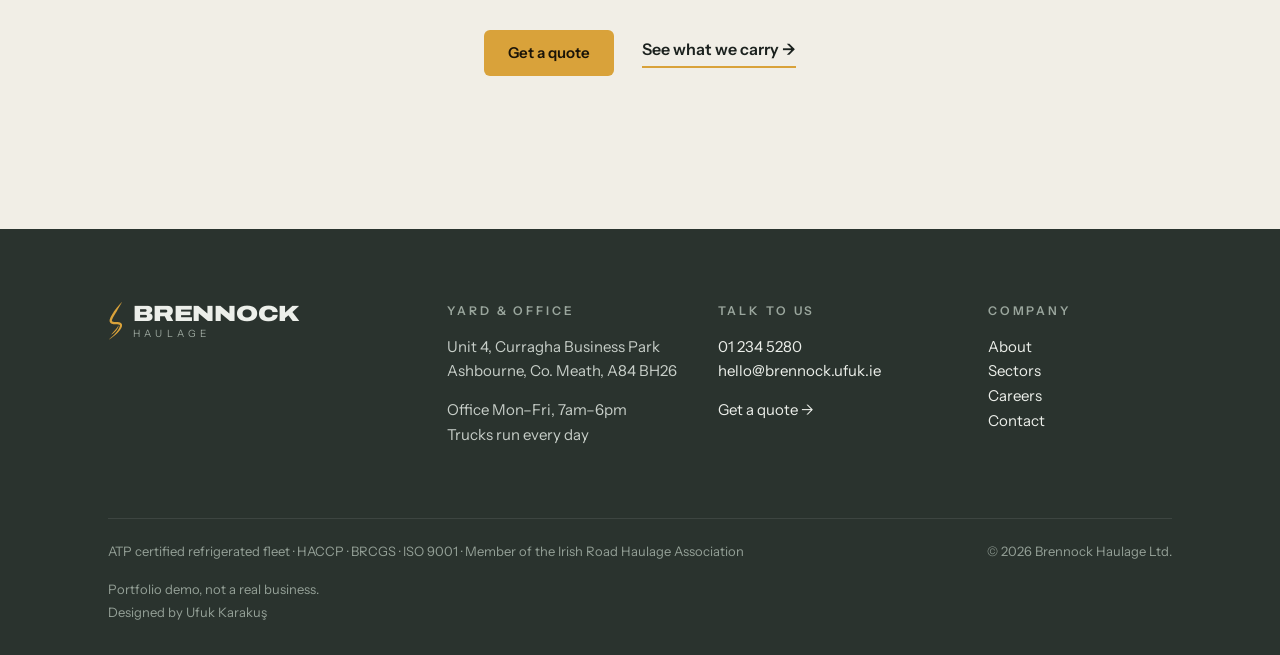
<file: about/index.html>
<!doctype html>
<html lang="en-IE">
<head>
<meta charset="utf-8">
<meta name="viewport" content="width=device-width,initial-scale=1">
<title>About · Brennock Haulage</title>
<meta name="description" content="A family yard in Ashbourne, Co. Meath, running ten trucks and moving Ireland’s freight since 2004.">
<meta name="robots" content="noindex, nofollow">
<meta name="theme-color" content="#F1EEE6">
<link rel="icon" href="/favicon.svg" type="image/svg+xml">
<link rel="apple-touch-icon" href="/apple-touch-icon.png">
<link rel="preconnect" href="https://fonts.googleapis.com">
<link rel="preconnect" href="https://fonts.gstatic.com" crossorigin>
<link rel="stylesheet" href="https://fonts.googleapis.com/css2?family=Archivo:wdth,wght@125,700;125,800;125,900&family=Instrument+Sans:wght@400;500;600&display=swap">
<link rel="stylesheet" href="/assets/site.css">
<style>
.intro { padding: clamp(96px, 11vw, 150px) 0 clamp(72px, 9vw, 120px); }
.intro .wrap { padding: 0 var(--gut); display: grid; grid-template-columns: minmax(0, 1fr) minmax(0, 1fr); gap: clamp(32px, 6vw, 96px); align-items: start; }
.intro p { margin: 0 0 18px; font-size: 18px; color: var(--ink-soft); }
.intro p:first-child { color: var(--ink); }
.wide { margin: 0 auto; }
.wide .plx { aspect-ratio: 21 / 10; }
.note { padding: clamp(40px, 5vw, 64px) var(--gut) clamp(96px, 11vw, 150px); display: grid; grid-template-columns: minmax(0, 0.9fr) minmax(0, 1.1fr); gap: clamp(32px, 6vw, 96px); }
.note p { margin: 0; font-size: 18px; color: var(--ink-soft); max-width: 52ch; }
.pair { display: grid; grid-template-columns: 1fr 1fr; gap: clamp(20px, 2.4vw, 32px); }
.pair .plx { aspect-ratio: 4 / 5; }
.pair.low { margin-top: 0; }
.closing { text-align: center; padding: clamp(96px, 11vw, 160px) var(--gut) clamp(110px, 12vw, 170px); }
.closing h2 { max-width: 18ch; margin: 0 auto; }
.closing p { margin: 24px auto 0; max-width: 50ch; font-size: 18px; color: var(--ink-soft); }
.closing .acts { margin-top: 36px; display: flex; gap: 28px; justify-content: center; align-items: center; flex-wrap: wrap; }
@media (max-width: 860px) {
  .intro .wrap { grid-template-columns: minmax(0, 1fr); gap: 28px; }
  .note { grid-template-columns: minmax(0, 1fr); gap: 16px; }
}
@media (max-width: 600px) {
  .intro { padding-block: 64px 48px; }
  .note { padding-bottom: 72px; }
  .pair { gap: 10px; }
  .closing { padding-block: 72px 88px; }
}
</style>
</head>
<body>
<a class="skip" href="#main">Skip to content</a>
<svg width="0" height="0" style="position:absolute" aria-hidden="true" focusable="false"><symbol id="bh-mark" viewBox="0 0 22 58"><path d="M20.46 1.17 L20.20 1.40 L19.91 1.69 L19.58 2.02 L19.22 2.40 L18.82 2.81 L18.40 3.25 L17.96 3.73 L17.50 4.23 L17.04 4.74 L16.56 5.27 L16.09 5.81 L15.61 6.35 L15.15 6.90 L14.69 7.44 L14.24 7.98 L13.77 8.55 L13.29 9.14 L12.79 9.74 L12.29 10.36 L11.79 10.99 L11.28 11.63 L10.77 12.27 L10.27 12.91 L9.77 13.55 L9.29 14.18 L8.85 14.83 L8.45 15.48 L8.06 16.10 L7.68 16.72 L7.30 17.34 L6.92 17.96 L6.54 18.59 L6.17 19.21 L5.80 19.82 L5.45 20.43 L5.11 21.04 L4.78 21.63 L4.47 22.20 L4.18 22.76 L3.91 23.31 L3.66 23.83 L3.44 24.33 L3.24 24.80 L3.07 25.24 L2.91 25.67 L2.77 26.09 L2.65 26.50 L2.54 26.90 L2.46 27.29 L2.40 27.69 L2.36 28.08 L2.34 28.48 L2.36 28.87 L2.40 29.26 L2.48 29.65 L2.58 30.03 L2.72 30.40 L2.90 30.77 L3.11 31.11 L3.34 31.44 L3.61 31.74 L3.89 32.01 L4.20 32.26 L4.52 32.49 L4.86 32.69 L5.21 32.88 L5.58 33.04 L5.96 33.19 L6.35 33.32 L6.77 33.45 L7.26 33.56 L7.78 33.64 L8.31 33.69 L8.86 33.72 L9.40 33.75 L9.96 33.76 L10.51 33.76 L11.06 33.77 L11.59 33.77 L12.10 33.78 L12.58 33.79 L13.02 33.81 L13.41 33.84 L13.77 33.88 L14.13 33.94 L14.50 34.00 L14.85 34.06 L15.19 34.11 L15.50 34.17 L15.79 34.24 L16.05 34.30 L16.29 34.37 L16.49 34.43 L16.66 34.49 L16.80 34.55 L16.91 34.60 L16.98 34.64 L17.04 34.69 L17.10 34.75 L17.17 34.82 L17.23 34.89 L17.28 34.97 L17.32 35.05 L17.36 35.14 L17.39 35.25 L17.42 35.37 L17.44 35.51 L17.45 35.68 L17.44 35.87 L17.43 36.08 L17.39 36.32 L17.34 36.58 L17.26 36.87 L17.17 37.19 L17.05 37.54 L16.91 37.91 L16.75 38.29 L16.57 38.70 L16.38 39.12 L16.16 39.55 L15.93 39.99 L15.68 40.44 L15.42 40.89 L15.14 41.35 L14.84 41.81 L14.54 42.27 L14.21 42.75 L13.86 43.23 L13.49 43.74 L13.09 44.25 L12.68 44.77 L12.25 45.30 L11.80 45.84 L11.35 46.37 L10.89 46.91 L10.42 47.44 L9.94 47.97 L9.47 48.48 L8.99 48.99 L8.52 49.48 L8.04 49.98 L7.51 50.49 L6.95 51.02 L6.38 51.55 L5.78 52.08 L5.19 52.61 L4.60 53.12 L4.03 53.62 L3.48 54.09 L2.96 54.54 L2.49 54.94 L2.06 55.31 L1.70 55.62 L1.41 55.88 L1.59 56.12 L1.91 55.90 L2.31 55.63 L2.77 55.32 L3.29 54.97 L3.85 54.59 L4.46 54.18 L5.09 53.75 L5.73 53.30 L6.39 52.84 L7.05 52.38 L7.69 51.91 L8.32 51.43 L8.92 50.97 L9.48 50.52 L10.01 50.07 L10.55 49.60 L11.09 49.13 L11.63 48.65 L12.17 48.16 L12.70 47.66 L13.22 47.16 L13.73 46.66 L14.23 46.16 L14.72 45.66 L15.19 45.17 L15.63 44.68 L16.06 44.20 L16.46 43.73 L16.84 43.26 L17.21 42.79 L17.56 42.32 L17.90 41.84 L18.22 41.37 L18.52 40.91 L18.81 40.45 L19.08 39.99 L19.33 39.54 L19.56 39.10 L19.77 38.67 L19.95 38.24 L20.12 37.82 L20.26 37.42 L20.38 37.01 L20.47 36.62 L20.54 36.22 L20.59 35.83 L20.60 35.44 L20.59 35.05 L20.54 34.67 L20.47 34.29 L20.36 33.92 L20.22 33.57 L20.05 33.23 L19.85 32.91 L19.62 32.60 L19.36 32.31 L19.06 32.03 L18.72 31.78 L18.37 31.57 L18.01 31.39 L17.65 31.24 L17.29 31.12 L16.92 31.01 L16.55 30.92 L16.18 30.84 L15.80 30.77 L15.42 30.70 L15.04 30.64 L14.65 30.58 L14.23 30.52 L13.76 30.46 L13.24 30.42 L12.71 30.39 L12.17 30.38 L11.62 30.37 L11.08 30.37 L10.54 30.36 L10.01 30.36 L9.50 30.35 L9.03 30.33 L8.59 30.30 L8.21 30.26 L7.89 30.21 L7.63 30.15 L7.37 30.08 L7.12 29.99 L6.89 29.90 L6.70 29.82 L6.52 29.72 L6.37 29.64 L6.25 29.55 L6.15 29.47 L6.06 29.39 L6.00 29.31 L5.94 29.23 L5.89 29.16 L5.85 29.07 L5.82 28.97 L5.79 28.86 L5.76 28.75 L5.75 28.62 L5.74 28.48 L5.75 28.32 L5.77 28.13 L5.80 27.92 L5.85 27.68 L5.92 27.42 L6.01 27.12 L6.12 26.80 L6.25 26.45 L6.40 26.07 L6.56 25.67 L6.75 25.25 L6.96 24.79 L7.21 24.31 L7.47 23.80 L7.76 23.26 L8.07 22.70 L8.40 22.13 L8.74 21.54 L9.09 20.94 L9.45 20.34 L9.82 19.73 L10.20 19.11 L10.57 18.50 L10.94 17.90 L11.32 17.29 L11.72 16.66 L12.12 16.01 L12.49 15.33 L12.88 14.63 L13.27 13.93 L13.66 13.22 L14.05 12.52 L14.45 11.83 L14.84 11.14 L15.22 10.47 L15.59 9.81 L15.96 9.17 L16.31 8.56 L16.65 7.96 L17.01 7.35 L17.37 6.74 L17.73 6.13 L18.09 5.52 L18.45 4.92 L18.79 4.35 L19.12 3.79 L19.43 3.26 L19.71 2.77 L19.97 2.32 L20.20 1.91 L20.40 1.54 L20.54 1.23Z"/><path d="M15.37 35.57 L15.37 35.58 L15.36 35.59 L15.37 35.60 L15.37 35.60 L15.36 35.60 L15.36 35.59 L15.36 35.59 L15.35 35.58 L15.35 35.59 L15.34 35.59 L15.34 35.59 L15.33 35.60 L15.32 35.61 L15.31 35.62 L15.30 35.64 L15.29 35.66 L15.28 35.67 L15.27 35.69 L15.26 35.72 L15.25 35.74 L15.24 35.76 L15.22 35.78 L15.21 35.81 L15.19 35.83 L15.18 35.86 L15.16 35.89 L15.15 35.92 L15.13 35.95 L15.11 35.99 L15.09 36.02 L15.06 36.06 L15.04 36.11 L15.02 36.15 L14.99 36.19 L14.96 36.24 L14.94 36.28 L14.91 36.33 L14.88 36.38 L14.85 36.43 L14.82 36.48 L14.79 36.53 L14.76 36.58 L14.72 36.64 L14.69 36.70 L14.65 36.75 L14.62 36.81 L14.58 36.88 L14.54 36.94 L14.50 37.00 L14.46 37.07 L14.41 37.13 L14.37 37.20 L14.33 37.26 L14.28 37.33 L14.24 37.40 L14.19 37.47 L14.15 37.53 L14.10 37.60 L14.05 37.68 L14.00 37.75 L13.95 37.82 L13.90 37.89 L13.85 37.97 L13.80 38.04 L13.75 38.12 L13.69 38.19 L13.64 38.27 L13.59 38.35 L13.53 38.42 L13.47 38.50 L13.42 38.58 L13.36 38.65 L13.30 38.73 L13.25 38.81 L13.19 38.89 L13.13 38.97 L13.07 39.05 L13.01 39.13 L12.95 39.21 L12.88 39.29 L12.82 39.37 L12.76 39.45 L12.70 39.53 L12.63 39.62 L12.57 39.70 L12.51 39.78 L12.44 39.86 L12.38 39.94 L12.32 40.02 L12.25 40.10 L12.18 40.18 L12.12 40.26 L12.05 40.35 L11.98 40.43 L11.91 40.51 L11.84 40.60 L11.77 40.68 L11.70 40.77 L11.63 40.86 L11.55 40.95 L11.48 41.04 L11.40 41.13 L11.32 41.22 L11.24 41.31 L11.16 41.40 L11.08 41.50 L11.00 41.59 L10.92 41.69 L10.84 41.78 L10.75 41.88 L10.67 41.98 L10.58 42.07 L10.50 42.17 L10.41 42.27 L10.32 42.37 L10.23 42.47 L10.14 42.57 L10.05 42.68 L9.96 42.78 L9.87 42.88 L9.78 42.99 L9.69 43.09 L9.59 43.20 L9.50 43.30 L9.41 43.41 L9.31 43.51 L9.22 43.62 L9.13 43.72 L9.03 43.83 L8.94 43.94 L8.84 44.05 L8.75 44.15 L8.65 44.26 L8.56 44.37 L8.46 44.48 L8.36 44.59 L8.27 44.70 L8.17 44.80 L8.08 44.91 L7.98 45.02 L7.89 45.13 L7.79 45.24 L7.70 45.34 L7.60 45.45 L7.51 45.56 L7.41 45.67 L7.32 45.78 L7.22 45.89 L7.13 45.99 L7.04 46.10 L6.94 46.21 L6.85 46.32 L6.76 46.42 L6.66 46.53 L6.57 46.64 L6.47 46.75 L6.37 46.86 L6.27 46.98 L6.17 47.09 L6.07 47.21 L5.97 47.32 L5.87 47.44 L5.78 47.55 L5.69 47.65 L5.61 47.76 L5.53 47.85 L5.46 47.94 L5.39 48.02 L5.34 48.09 L5.29 48.16 L5.24 48.22 L5.20 48.28 L5.17 48.33 L5.13 48.37 L5.10 48.41 L5.08 48.45 L5.06 48.49 L5.04 48.52 L5.02 48.55 L5.00 48.58 L4.99 48.61 L4.99 48.65 L5.06 48.73 L5.10 48.74 L5.13 48.73 L5.16 48.72 L5.19 48.71 L5.23 48.70 L5.27 48.69 L5.31 48.67 L5.36 48.65 L5.41 48.62 L5.47 48.59 L5.53 48.56 L5.60 48.52 L5.68 48.48 L5.76 48.43 L5.85 48.38 L5.94 48.32 L6.05 48.25 L6.16 48.18 L6.27 48.10 L6.40 48.02 L6.52 47.94 L6.65 47.85 L6.77 47.76 L6.90 47.67 L7.03 47.57 L7.15 47.48 L7.27 47.39 L7.39 47.30 L7.50 47.21 L7.62 47.12 L7.73 47.03 L7.84 46.94 L7.96 46.85 L8.07 46.76 L8.18 46.66 L8.30 46.57 L8.41 46.47 L8.52 46.38 L8.63 46.28 L8.74 46.18 L8.85 46.09 L8.96 45.99 L9.07 45.89 L9.18 45.79 L9.29 45.69 L9.39 45.59 L9.50 45.49 L9.61 45.39 L9.72 45.29 L9.82 45.19 L9.93 45.09 L10.04 44.98 L10.14 44.88 L10.24 44.78 L10.35 44.67 L10.45 44.57 L10.55 44.47 L10.65 44.37 L10.75 44.26 L10.85 44.16 L10.95 44.05 L11.05 43.95 L11.14 43.85 L11.24 43.74 L11.33 43.64 L11.43 43.53 L11.52 43.43 L11.61 43.33 L11.70 43.22 L11.79 43.12 L11.88 43.02 L11.96 42.92 L12.05 42.82 L12.13 42.71 L12.22 42.61 L12.30 42.51 L12.38 42.41 L12.46 42.31 L12.54 42.21 L12.62 42.11 L12.69 42.02 L12.77 41.92 L12.84 41.82 L12.91 41.72 L12.98 41.63 L13.05 41.53 L13.12 41.44 L13.19 41.34 L13.25 41.25 L13.32 41.16 L13.38 41.06 L13.44 40.97 L13.50 40.88 L13.56 40.79 L13.62 40.70 L13.68 40.60 L13.74 40.51 L13.79 40.42 L13.85 40.33 L13.91 40.23 L13.96 40.14 L14.02 40.05 L14.07 39.96 L14.13 39.86 L14.18 39.77 L14.23 39.68 L14.28 39.59 L14.33 39.49 L14.38 39.40 L14.42 39.31 L14.47 39.22 L14.52 39.13 L14.56 39.04 L14.61 38.95 L14.65 38.86 L14.69 38.77 L14.73 38.68 L14.77 38.60 L14.81 38.51 L14.85 38.42 L14.89 38.33 L14.93 38.25 L14.96 38.16 L15.00 38.08 L15.03 38.00 L15.06 37.92 L15.09 37.83 L15.12 37.75 L15.15 37.67 L15.18 37.59 L15.21 37.51 L15.24 37.43 L15.26 37.36 L15.29 37.28 L15.31 37.21 L15.33 37.13 L15.35 37.06 L15.37 36.99 L15.39 36.92 L15.41 36.86 L15.43 36.79 L15.44 36.73 L15.46 36.66 L15.47 36.60 L15.48 36.54 L15.49 36.48 L15.50 36.42 L15.51 36.37 L15.52 36.32 L15.53 36.26 L15.53 36.22 L15.54 36.17 L15.54 36.12 L15.55 36.08 L15.55 36.04 L15.55 35.99 L15.55 35.95 L15.55 35.92 L15.55 35.88 L15.55 35.85 L15.55 35.82 L15.55 35.79 L15.54 35.76 L15.54 35.74 L15.53 35.71 L15.53 35.69 L15.53 35.68 L15.52 35.66 L15.52 35.64 L15.51 35.63 L15.51 35.62 L15.50 35.61 L15.50 35.60 L15.50 35.59 L15.49 35.58 L15.49 35.57 L15.49 35.56 L15.48 35.55 L15.48 35.56 L15.48 35.56 L15.48 35.57 L15.47 35.57Z"/></symbol></svg>
<header class="over">
  <div class="wrap">
    <a class="logo" href="/" aria-label="Brennock Haulage home">
      <svg class="mark" viewBox="0 0 22 58" aria-hidden="true"><use href="#bh-mark"/></svg>
      <span class="word"><b>BRENNOCK</b> <small>Haulage</small></span>
    </a>
    <nav id="site-nav" aria-label="Main"><a href="/about/" aria-current="page">About</a><a href="/sectors/">Sectors</a><a href="/careers/">Careers</a><a href="/contact/">Contact</a><a class="btn" href="/quote/">Get a quote</a></nav>
    <button class="menu-btn" type="button" aria-expanded="false" aria-controls="site-nav" aria-label="Menu"><span></span><span></span></button>
  </div>
</header>
<main id="main">
<section class="sig">
  <div class="rule" aria-hidden="true"></div>
  <div class="frame">
    <picture><source srcset="/assets/img/sig-about.webp" type="image/webp"><img alt="A white Brennock lorry entering a tunnel at the foot of a misty mountain" src="/assets/img/sig-about.jpg" loading="lazy" decoding="async"></picture>
    <h1 class="slogan" data-at="0.40">Built for the long road.</h1>
  </div>
</section>

<section class="intro">
  <div class="wrap">
    <h2 class="big rise">A family yard in Ashbourne, moving Ireland’s freight since 2004.</h2>
    <div class="rise d1">
      <p>Brennock started with one truck and one customer, a dairy in Meath that needed its milk in Dublin before six. That run still goes out every morning.</p>
      <p>Today we run ten trucks out of the same yard. We are big enough to cover the whole country and small enough that you talk to the person planning your load, not a call centre.</p>
    </div>
  </div>
</section>

<div class="wrap wide"><div class="plx rise"><picture><source srcset="/assets/img/about-yard.webp" type="image/webp"><img alt="The Brennock yard from above: ten lorries parked in front of the depot, fields behind" src="/assets/img/about-yard.jpg" loading="lazy" decoding="async"></picture></div></div>
<div class="wrap"><div class="note">
  <h3 class="mid rise">Ten trucks, one yard.</h3>
  <p class="rise d1">Every truck starts and ends its day here. Reefers, curtainsiders and a flatbed, all on our own plates, all serviced in our own workshop. Nothing is subcontracted to a name you have never heard of.</p>
</div></div>

<div class="wrap pair">
  <div class="plx rise"><picture><source srcset="/assets/img/about-reefer.webp" type="image/webp"><img alt="An open refrigerated Brennock trailer backed onto a loading dock" src="/assets/img/about-reefer.jpg" loading="lazy" decoding="async"></picture></div>
  <div class="plx rise d1"><picture><source srcset="/assets/img/about-cab.webp" type="image/webp"><img alt="The side of a Brennock cab with the company logo, wet with rain" src="/assets/img/about-cab.jpg" loading="lazy" decoding="async"></picture></div>
</div>
<div class="wrap"><div class="note">
  <h3 class="mid rise">Checked before it leaves.</h3>
  <p class="rise d1">Every driver walks round their truck before the first mile: lights, tyres, seals. Reefers are pre-cooled before the first pallet goes in. It takes ten minutes and it is the reason our loads arrive the way they left.</p>
</div></div>

<div class="wrap pair">
  <div class="plx rise"><picture><source srcset="/assets/img/about-straps.webp" type="image/webp"><img alt="Ratchet straps tensioned along a grey curtainsider" src="/assets/img/about-straps.jpg" loading="lazy" decoding="async"></picture></div>
  <div class="plx rise d1"><picture><source srcset="/assets/img/about-loading.webp" type="image/webp"><img alt="A forklift setting a pallet of boxes into a Brennock trailer" src="/assets/img/about-loading.jpg" loading="lazy" decoding="async"></picture></div>
</div>
<div class="wrap"><div class="note">
  <h3 class="mid rise">Loaded right the first time.</h3>
  <p class="rise d1">Pallets go in to the plan and every strap is tensioned and checked twice. If something is wrong at loading, we fix it at loading, not at your dock.</p>
</div></div>

<section class="closing">
  <h2 class="big rise">Tell us what needs moving.</h2>
  <p class="rise d1">One load or every week, we will come back to you with a price the same day.</p>
  <div class="acts rise d1"><a class="btn" href="/quote/">Get a quote</a><a class="text-link" href="/sectors/">See what we carry →</a></div>
</section>

</main>
<footer class="foot">
  <div class="wrap">
    <div class="foot-top">
      <a class="logo" href="/" aria-label="Brennock Haulage home">
      <svg class="mark" viewBox="0 0 22 58" aria-hidden="true"><use href="#bh-mark"/></svg>
      <span class="word"><b>BRENNOCK</b> <small>Haulage</small></span>
    </a>
      <div>
        <h2>Yard &amp; office</h2>
        <p>Unit 4, Curragha Business Park<br>Ashbourne, Co. Meath, A84 BH26</p>
        <p>Office Mon–Fri, 7am–6pm<br>Trucks run every day</p>
      </div>
      <div>
        <h2>Talk to us</h2>
        <p><a href="tel:+35312345280">01 234 5280</a><br><a href="mailto:hello@brennock.ufuk.ie">hello@brennock.ufuk.ie</a></p>
        <p><a href="/quote/">Get a quote →</a></p>
      </div>
      <div>
        <h2>Company</h2>
        <p><a href="/about/">About</a><br><a href="/sectors/">Sectors</a><br><a href="/careers/">Careers</a><br><a href="/contact/">Contact</a></p>
      </div>
    </div>
    <div class="foot-base">
      <span>ATP certified refrigerated fleet · HACCP · BRCGS · ISO 9001 · Member of the Irish Road Haulage Association</span>
      <span>© 2026 Brennock Haulage Ltd.</span>
    </div>
    <div class="foot-demo"><span>Portfolio demo, not a real business.</span><span>Designed by Ufuk Karakuş</span></div>
  </div>
</footer>
<script src="/assets/site.js"></script>
</body>
</html>
</file>
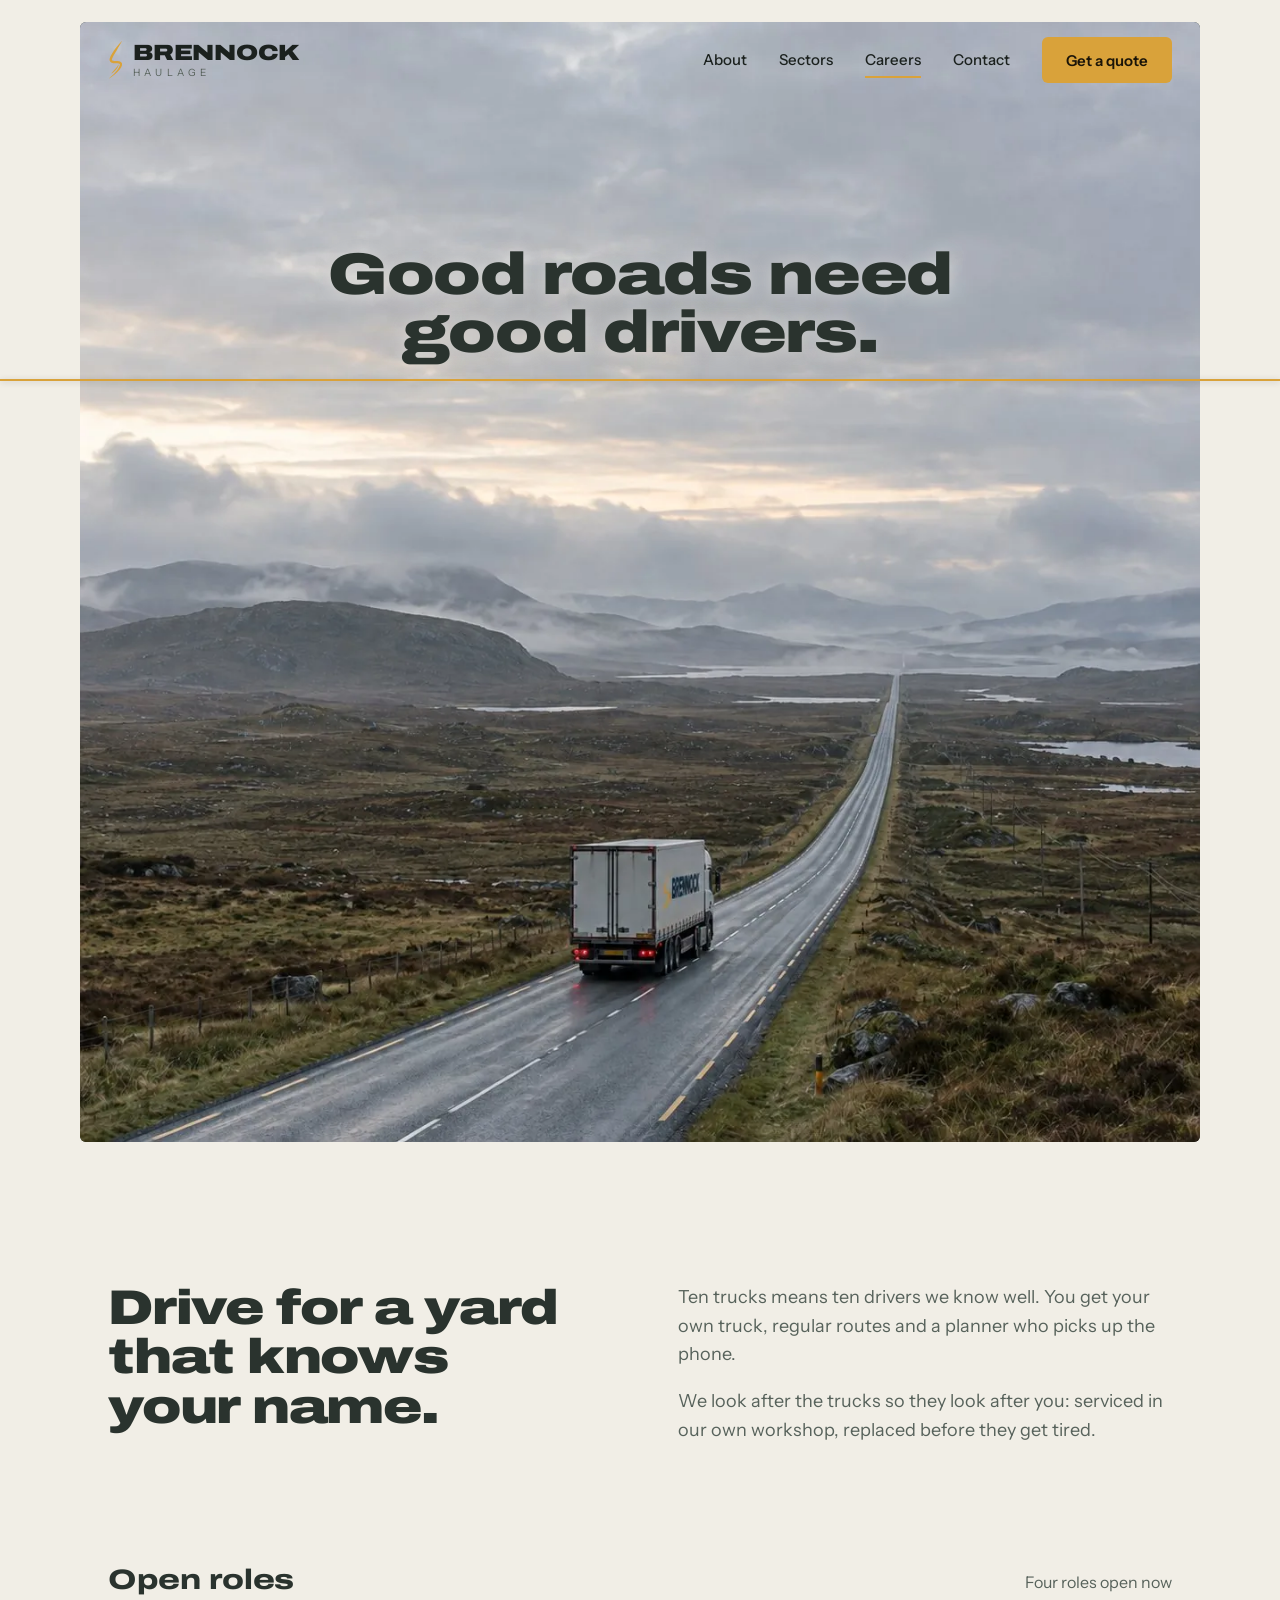
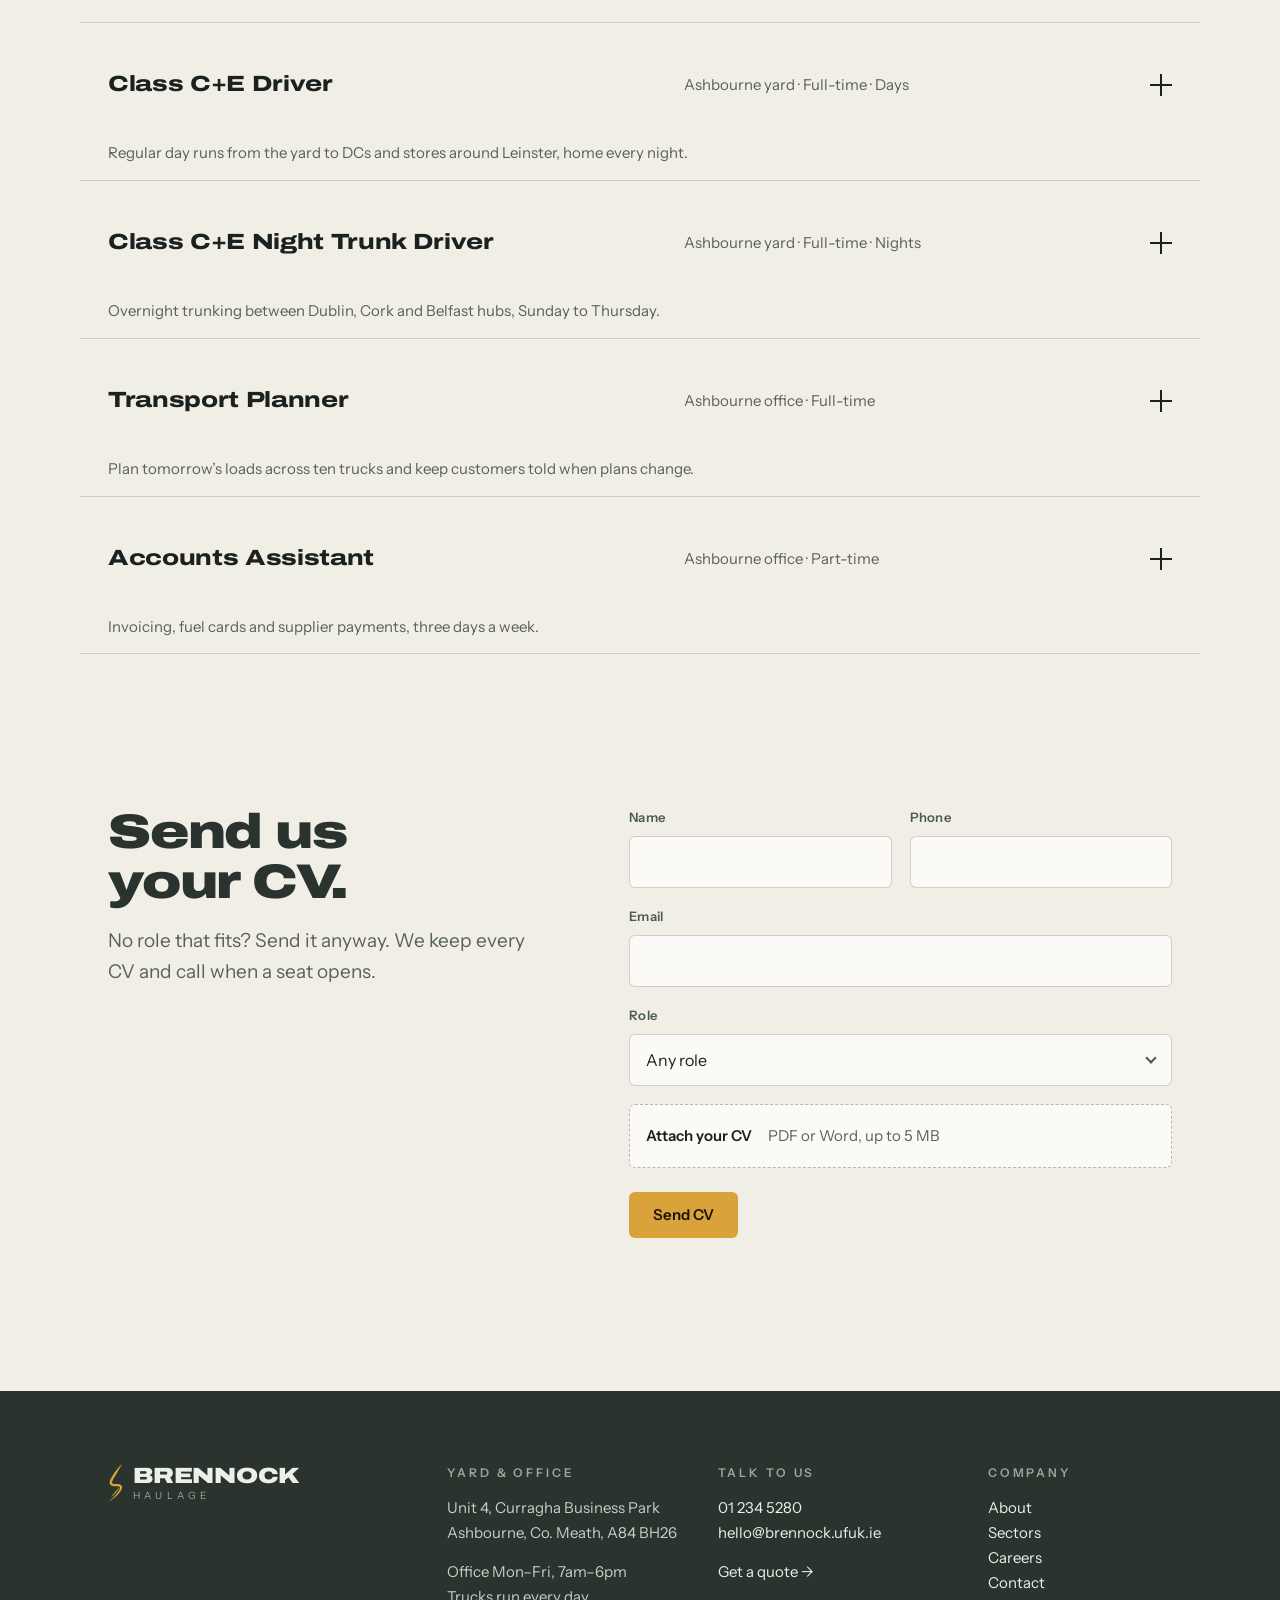
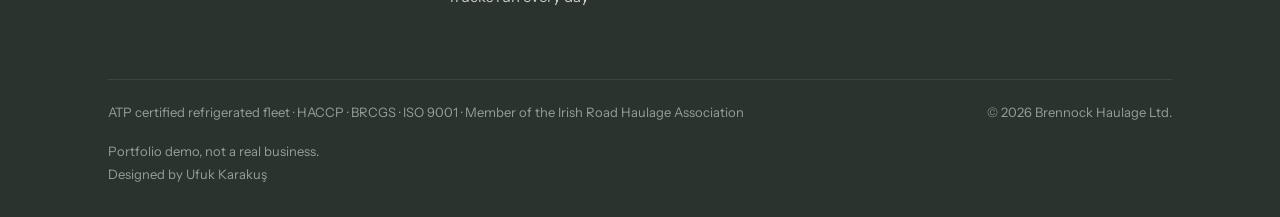
<file: careers/index.html>
<!doctype html>
<html lang="en-IE">
<head>
<meta charset="utf-8">
<meta name="viewport" content="width=device-width,initial-scale=1">
<title>Careers · Brennock Haulage</title>
<meta name="description" content="Drive or plan for a yard that knows your name. Open roles at Brennock Haulage, Ashbourne.">
<meta name="robots" content="noindex, nofollow">
<meta name="theme-color" content="#F1EEE6">
<link rel="icon" href="/favicon.svg" type="image/svg+xml">
<link rel="apple-touch-icon" href="/apple-touch-icon.png">
<link rel="preconnect" href="https://fonts.googleapis.com">
<link rel="preconnect" href="https://fonts.gstatic.com" crossorigin>
<link rel="stylesheet" href="https://fonts.googleapis.com/css2?family=Archivo:wdth,wght@125,700;125,800;125,900&family=Instrument+Sans:wght@400;500;600&display=swap">
<link rel="stylesheet" href="/assets/site.css">
<style>
.intro { padding: clamp(96px, 11vw, 150px) 0 clamp(64px, 8vw, 104px); }
.intro .wrap { padding: 0 var(--gut); display: grid; grid-template-columns: minmax(0, 1fr) minmax(0, 1fr); gap: clamp(32px, 6vw, 96px); }
.intro p { margin: 0 0 18px; font-size: 18px; color: var(--ink-soft); }
.roles-head { padding: 0 var(--gut) 26px; display: flex; justify-content: space-between; align-items: end; gap: 24px; }
.roles-head p { margin: 0; color: var(--ink-soft); }
/* rows: the list keeps one fixed height; opening a row compresses the others instead of pushing the page */
.roles { --closed: 116px; --squeezed: 64px; --open: 440px; position: relative; height: calc(var(--open) + 3 * var(--squeezed)); }
.roles:not(.has-open) { height: calc(var(--open) + 3 * var(--squeezed)); }
.role { position: relative; overflow: hidden; border-top: 1px solid rgba(27,33,30,0.16); height: calc((var(--open) + 3 * var(--squeezed)) / 4);
  transition: height 520ms cubic-bezier(.2,.7,.2,1), background-color 300ms; }
.role:last-child { border-bottom: 1px solid rgba(27,33,30,0.16); }
.roles.has-open .role { height: var(--squeezed); }
.roles.has-open .role.open { height: var(--open); background: var(--page-2); }
.role > button { all: unset; box-sizing: border-box; cursor: pointer; width: 100%; display: grid; grid-template-columns: minmax(0, 1.3fr) minmax(0, 1fr) 40px; align-items: center; gap: 24px; padding: 0 var(--gut); height: var(--squeezed); }
.roles:not(.has-open) .role > button { height: calc((var(--open) + 3 * var(--squeezed)) / 4 - 34px); }
.role h3 { margin: 0; font-family: var(--display); font-stretch: 125%; font-weight: 800; font-size: 22px; letter-spacing: -0.015em; }
.role .meta { font-size: 15px; color: var(--ink-soft); }
.role .pm { justify-self: end; width: 22px; height: 22px; position: relative; }
.role .pm::before, .role .pm::after { content: ""; position: absolute; left: 0; right: 0; top: 50%; height: 2px; margin-top: -1px; background: var(--ink); transition: transform 400ms; }
.role .pm::after { transform: rotate(90deg); }
.role.open .pm::after { transform: rotate(0deg); }
.role .short { margin: -6px var(--gut) 0; font-size: 15px; color: var(--ink-soft); max-width: 70ch; transition: opacity 300ms; }
.roles.has-open .role .short { opacity: 0; }
.role .detail { position: absolute; left: 0; right: 0; top: var(--squeezed); padding: 8px var(--gut) 28px; opacity: 0; transition: opacity 400ms ease 160ms;
  display: grid; grid-template-columns: minmax(0, 1.3fr) minmax(0, 1fr) minmax(0, 1fr); gap: 40px; }
.role.open .detail { opacity: 1; }
.role:not(.open) .detail { visibility: hidden; transition: opacity 200ms, visibility 0s 200ms; }
.detail p { margin: 0 0 22px; font-size: 16.5px; color: var(--ink-soft); }
.detail h4 { margin: 0 0 10px; font-size: 12px; letter-spacing: 0.22em; text-transform: uppercase; font-weight: 600; color: var(--smoke-d); }
.detail ul { margin: 0; padding: 0; list-style: none; font-size: 15.5px; line-height: 1.9; }
.detail li { display: flex; align-items: center; gap: 10px; }
.detail li::before { content: ""; width: 7px; height: 7px; border-radius: 50%; background: var(--amber); flex: none; }
.apply-wrap { padding: clamp(110px, 12vw, 160px) 0 clamp(110px, 12vw, 160px); }
.apply { padding: 0 var(--gut); display: grid; grid-template-columns: minmax(0, 0.9fr) minmax(0, 1.1fr); gap: clamp(32px, 6vw, 96px); align-items: start; }
.apply .lede { margin-top: 20px; }
form.cv { display: grid; grid-template-columns: 1fr 1fr; gap: 18px; }
form.cv label { min-width: 0; display: grid; gap: 8px; font-size: 13px; font-weight: 600; letter-spacing: 0.02em; color: var(--smoke-d); }
form.cv .full { grid-column: 1 / -1; }
form.cv { min-width: 0; }
form.cv input, form.cv select { width: 100%; min-width: 0; font: 16px var(--body); color: var(--ink); height: 52px; padding: 0 16px; border: 1px solid rgba(27,33,30,0.2); border-radius: var(--radius); background: #FBFAF6; }
form.cv label.file { display: flex; align-items: center; gap: 16px; height: 64px; padding: 0 16px; border: 1px dashed rgba(27,33,30,0.3); border-radius: var(--radius); background: #FBFAF6; cursor: pointer; font-size: 15px; color: var(--ink-soft); font-weight: 400; letter-spacing: 0; }
.file input { position: absolute; width: 1px; height: 1px; opacity: 0; }
.file b { color: var(--ink); font-weight: 600; }
form.cv .send { grid-column: 1 / -1; display: flex; align-items: center; gap: 20px; margin-top: 6px; }
.thanks { display: none; font-size: 15.5px; color: var(--smoke-d); }
form.sent .thanks { display: block; }
@media (max-width: 860px) {
  .intro .wrap, .apply { grid-template-columns: minmax(0, 1fr); gap: 28px; }
  .roles { --squeezed: 96px; }
  .role > button { grid-template-columns: minmax(0, 1fr) 32px; grid-template-areas: "t pm" "m pm"; gap: 4px 16px; align-content: center; }
  .roles:not(.has-open) .role > button { height: calc((var(--open) + 3 * var(--squeezed)) / 4 - 76px); }
  .role > button h3 { grid-area: t; font-size: 20px; }
  .role > button .meta { grid-area: m; }
  .role > button .pm { grid-area: pm; }
  .role .detail { grid-template-columns: minmax(0, 1fr); gap: 22px; }
  .detail p { margin-bottom: 18px; }
}
@media (max-width: 600px) {
  form.cv { grid-template-columns: minmax(0, 1fr); }
  .roles-head { flex-direction: column; align-items: start; gap: 6px; }
  .apply-wrap { padding-block: 72px; }
  .intro { padding-block: 64px 48px; }
}
form.cv label.file { position: relative; }
form.cv label.file input { position: absolute; width: 1px; height: 1px; min-width: 0; padding: 0; border: 0; }
</style>
</head>
<body>
<a class="skip" href="#main">Skip to content</a>
<svg width="0" height="0" style="position:absolute" aria-hidden="true" focusable="false"><symbol id="bh-mark" viewBox="0 0 22 58"><path d="M20.46 1.17 L20.20 1.40 L19.91 1.69 L19.58 2.02 L19.22 2.40 L18.82 2.81 L18.40 3.25 L17.96 3.73 L17.50 4.23 L17.04 4.74 L16.56 5.27 L16.09 5.81 L15.61 6.35 L15.15 6.90 L14.69 7.44 L14.24 7.98 L13.77 8.55 L13.29 9.14 L12.79 9.74 L12.29 10.36 L11.79 10.99 L11.28 11.63 L10.77 12.27 L10.27 12.91 L9.77 13.55 L9.29 14.18 L8.85 14.83 L8.45 15.48 L8.06 16.10 L7.68 16.72 L7.30 17.34 L6.92 17.96 L6.54 18.59 L6.17 19.21 L5.80 19.82 L5.45 20.43 L5.11 21.04 L4.78 21.63 L4.47 22.20 L4.18 22.76 L3.91 23.31 L3.66 23.83 L3.44 24.33 L3.24 24.80 L3.07 25.24 L2.91 25.67 L2.77 26.09 L2.65 26.50 L2.54 26.90 L2.46 27.29 L2.40 27.69 L2.36 28.08 L2.34 28.48 L2.36 28.87 L2.40 29.26 L2.48 29.65 L2.58 30.03 L2.72 30.40 L2.90 30.77 L3.11 31.11 L3.34 31.44 L3.61 31.74 L3.89 32.01 L4.20 32.26 L4.52 32.49 L4.86 32.69 L5.21 32.88 L5.58 33.04 L5.96 33.19 L6.35 33.32 L6.77 33.45 L7.26 33.56 L7.78 33.64 L8.31 33.69 L8.86 33.72 L9.40 33.75 L9.96 33.76 L10.51 33.76 L11.06 33.77 L11.59 33.77 L12.10 33.78 L12.58 33.79 L13.02 33.81 L13.41 33.84 L13.77 33.88 L14.13 33.94 L14.50 34.00 L14.85 34.06 L15.19 34.11 L15.50 34.17 L15.79 34.24 L16.05 34.30 L16.29 34.37 L16.49 34.43 L16.66 34.49 L16.80 34.55 L16.91 34.60 L16.98 34.64 L17.04 34.69 L17.10 34.75 L17.17 34.82 L17.23 34.89 L17.28 34.97 L17.32 35.05 L17.36 35.14 L17.39 35.25 L17.42 35.37 L17.44 35.51 L17.45 35.68 L17.44 35.87 L17.43 36.08 L17.39 36.32 L17.34 36.58 L17.26 36.87 L17.17 37.19 L17.05 37.54 L16.91 37.91 L16.75 38.29 L16.57 38.70 L16.38 39.12 L16.16 39.55 L15.93 39.99 L15.68 40.44 L15.42 40.89 L15.14 41.35 L14.84 41.81 L14.54 42.27 L14.21 42.75 L13.86 43.23 L13.49 43.74 L13.09 44.25 L12.68 44.77 L12.25 45.30 L11.80 45.84 L11.35 46.37 L10.89 46.91 L10.42 47.44 L9.94 47.97 L9.47 48.48 L8.99 48.99 L8.52 49.48 L8.04 49.98 L7.51 50.49 L6.95 51.02 L6.38 51.55 L5.78 52.08 L5.19 52.61 L4.60 53.12 L4.03 53.62 L3.48 54.09 L2.96 54.54 L2.49 54.94 L2.06 55.31 L1.70 55.62 L1.41 55.88 L1.59 56.12 L1.91 55.90 L2.31 55.63 L2.77 55.32 L3.29 54.97 L3.85 54.59 L4.46 54.18 L5.09 53.75 L5.73 53.30 L6.39 52.84 L7.05 52.38 L7.69 51.91 L8.32 51.43 L8.92 50.97 L9.48 50.52 L10.01 50.07 L10.55 49.60 L11.09 49.13 L11.63 48.65 L12.17 48.16 L12.70 47.66 L13.22 47.16 L13.73 46.66 L14.23 46.16 L14.72 45.66 L15.19 45.17 L15.63 44.68 L16.06 44.20 L16.46 43.73 L16.84 43.26 L17.21 42.79 L17.56 42.32 L17.90 41.84 L18.22 41.37 L18.52 40.91 L18.81 40.45 L19.08 39.99 L19.33 39.54 L19.56 39.10 L19.77 38.67 L19.95 38.24 L20.12 37.82 L20.26 37.42 L20.38 37.01 L20.47 36.62 L20.54 36.22 L20.59 35.83 L20.60 35.44 L20.59 35.05 L20.54 34.67 L20.47 34.29 L20.36 33.92 L20.22 33.57 L20.05 33.23 L19.85 32.91 L19.62 32.60 L19.36 32.31 L19.06 32.03 L18.72 31.78 L18.37 31.57 L18.01 31.39 L17.65 31.24 L17.29 31.12 L16.92 31.01 L16.55 30.92 L16.18 30.84 L15.80 30.77 L15.42 30.70 L15.04 30.64 L14.65 30.58 L14.23 30.52 L13.76 30.46 L13.24 30.42 L12.71 30.39 L12.17 30.38 L11.62 30.37 L11.08 30.37 L10.54 30.36 L10.01 30.36 L9.50 30.35 L9.03 30.33 L8.59 30.30 L8.21 30.26 L7.89 30.21 L7.63 30.15 L7.37 30.08 L7.12 29.99 L6.89 29.90 L6.70 29.82 L6.52 29.72 L6.37 29.64 L6.25 29.55 L6.15 29.47 L6.06 29.39 L6.00 29.31 L5.94 29.23 L5.89 29.16 L5.85 29.07 L5.82 28.97 L5.79 28.86 L5.76 28.75 L5.75 28.62 L5.74 28.48 L5.75 28.32 L5.77 28.13 L5.80 27.92 L5.85 27.68 L5.92 27.42 L6.01 27.12 L6.12 26.80 L6.25 26.45 L6.40 26.07 L6.56 25.67 L6.75 25.25 L6.96 24.79 L7.21 24.31 L7.47 23.80 L7.76 23.26 L8.07 22.70 L8.40 22.13 L8.74 21.54 L9.09 20.94 L9.45 20.34 L9.82 19.73 L10.20 19.11 L10.57 18.50 L10.94 17.90 L11.32 17.29 L11.72 16.66 L12.12 16.01 L12.49 15.33 L12.88 14.63 L13.27 13.93 L13.66 13.22 L14.05 12.52 L14.45 11.83 L14.84 11.14 L15.22 10.47 L15.59 9.81 L15.96 9.17 L16.31 8.56 L16.65 7.96 L17.01 7.35 L17.37 6.74 L17.73 6.13 L18.09 5.52 L18.45 4.92 L18.79 4.35 L19.12 3.79 L19.43 3.26 L19.71 2.77 L19.97 2.32 L20.20 1.91 L20.40 1.54 L20.54 1.23Z"/><path d="M15.37 35.57 L15.37 35.58 L15.36 35.59 L15.37 35.60 L15.37 35.60 L15.36 35.60 L15.36 35.59 L15.36 35.59 L15.35 35.58 L15.35 35.59 L15.34 35.59 L15.34 35.59 L15.33 35.60 L15.32 35.61 L15.31 35.62 L15.30 35.64 L15.29 35.66 L15.28 35.67 L15.27 35.69 L15.26 35.72 L15.25 35.74 L15.24 35.76 L15.22 35.78 L15.21 35.81 L15.19 35.83 L15.18 35.86 L15.16 35.89 L15.15 35.92 L15.13 35.95 L15.11 35.99 L15.09 36.02 L15.06 36.06 L15.04 36.11 L15.02 36.15 L14.99 36.19 L14.96 36.24 L14.94 36.28 L14.91 36.33 L14.88 36.38 L14.85 36.43 L14.82 36.48 L14.79 36.53 L14.76 36.58 L14.72 36.64 L14.69 36.70 L14.65 36.75 L14.62 36.81 L14.58 36.88 L14.54 36.94 L14.50 37.00 L14.46 37.07 L14.41 37.13 L14.37 37.20 L14.33 37.26 L14.28 37.33 L14.24 37.40 L14.19 37.47 L14.15 37.53 L14.10 37.60 L14.05 37.68 L14.00 37.75 L13.95 37.82 L13.90 37.89 L13.85 37.97 L13.80 38.04 L13.75 38.12 L13.69 38.19 L13.64 38.27 L13.59 38.35 L13.53 38.42 L13.47 38.50 L13.42 38.58 L13.36 38.65 L13.30 38.73 L13.25 38.81 L13.19 38.89 L13.13 38.97 L13.07 39.05 L13.01 39.13 L12.95 39.21 L12.88 39.29 L12.82 39.37 L12.76 39.45 L12.70 39.53 L12.63 39.62 L12.57 39.70 L12.51 39.78 L12.44 39.86 L12.38 39.94 L12.32 40.02 L12.25 40.10 L12.18 40.18 L12.12 40.26 L12.05 40.35 L11.98 40.43 L11.91 40.51 L11.84 40.60 L11.77 40.68 L11.70 40.77 L11.63 40.86 L11.55 40.95 L11.48 41.04 L11.40 41.13 L11.32 41.22 L11.24 41.31 L11.16 41.40 L11.08 41.50 L11.00 41.59 L10.92 41.69 L10.84 41.78 L10.75 41.88 L10.67 41.98 L10.58 42.07 L10.50 42.17 L10.41 42.27 L10.32 42.37 L10.23 42.47 L10.14 42.57 L10.05 42.68 L9.96 42.78 L9.87 42.88 L9.78 42.99 L9.69 43.09 L9.59 43.20 L9.50 43.30 L9.41 43.41 L9.31 43.51 L9.22 43.62 L9.13 43.72 L9.03 43.83 L8.94 43.94 L8.84 44.05 L8.75 44.15 L8.65 44.26 L8.56 44.37 L8.46 44.48 L8.36 44.59 L8.27 44.70 L8.17 44.80 L8.08 44.91 L7.98 45.02 L7.89 45.13 L7.79 45.24 L7.70 45.34 L7.60 45.45 L7.51 45.56 L7.41 45.67 L7.32 45.78 L7.22 45.89 L7.13 45.99 L7.04 46.10 L6.94 46.21 L6.85 46.32 L6.76 46.42 L6.66 46.53 L6.57 46.64 L6.47 46.75 L6.37 46.86 L6.27 46.98 L6.17 47.09 L6.07 47.21 L5.97 47.32 L5.87 47.44 L5.78 47.55 L5.69 47.65 L5.61 47.76 L5.53 47.85 L5.46 47.94 L5.39 48.02 L5.34 48.09 L5.29 48.16 L5.24 48.22 L5.20 48.28 L5.17 48.33 L5.13 48.37 L5.10 48.41 L5.08 48.45 L5.06 48.49 L5.04 48.52 L5.02 48.55 L5.00 48.58 L4.99 48.61 L4.99 48.65 L5.06 48.73 L5.10 48.74 L5.13 48.73 L5.16 48.72 L5.19 48.71 L5.23 48.70 L5.27 48.69 L5.31 48.67 L5.36 48.65 L5.41 48.62 L5.47 48.59 L5.53 48.56 L5.60 48.52 L5.68 48.48 L5.76 48.43 L5.85 48.38 L5.94 48.32 L6.05 48.25 L6.16 48.18 L6.27 48.10 L6.40 48.02 L6.52 47.94 L6.65 47.85 L6.77 47.76 L6.90 47.67 L7.03 47.57 L7.15 47.48 L7.27 47.39 L7.39 47.30 L7.50 47.21 L7.62 47.12 L7.73 47.03 L7.84 46.94 L7.96 46.85 L8.07 46.76 L8.18 46.66 L8.30 46.57 L8.41 46.47 L8.52 46.38 L8.63 46.28 L8.74 46.18 L8.85 46.09 L8.96 45.99 L9.07 45.89 L9.18 45.79 L9.29 45.69 L9.39 45.59 L9.50 45.49 L9.61 45.39 L9.72 45.29 L9.82 45.19 L9.93 45.09 L10.04 44.98 L10.14 44.88 L10.24 44.78 L10.35 44.67 L10.45 44.57 L10.55 44.47 L10.65 44.37 L10.75 44.26 L10.85 44.16 L10.95 44.05 L11.05 43.95 L11.14 43.85 L11.24 43.74 L11.33 43.64 L11.43 43.53 L11.52 43.43 L11.61 43.33 L11.70 43.22 L11.79 43.12 L11.88 43.02 L11.96 42.92 L12.05 42.82 L12.13 42.71 L12.22 42.61 L12.30 42.51 L12.38 42.41 L12.46 42.31 L12.54 42.21 L12.62 42.11 L12.69 42.02 L12.77 41.92 L12.84 41.82 L12.91 41.72 L12.98 41.63 L13.05 41.53 L13.12 41.44 L13.19 41.34 L13.25 41.25 L13.32 41.16 L13.38 41.06 L13.44 40.97 L13.50 40.88 L13.56 40.79 L13.62 40.70 L13.68 40.60 L13.74 40.51 L13.79 40.42 L13.85 40.33 L13.91 40.23 L13.96 40.14 L14.02 40.05 L14.07 39.96 L14.13 39.86 L14.18 39.77 L14.23 39.68 L14.28 39.59 L14.33 39.49 L14.38 39.40 L14.42 39.31 L14.47 39.22 L14.52 39.13 L14.56 39.04 L14.61 38.95 L14.65 38.86 L14.69 38.77 L14.73 38.68 L14.77 38.60 L14.81 38.51 L14.85 38.42 L14.89 38.33 L14.93 38.25 L14.96 38.16 L15.00 38.08 L15.03 38.00 L15.06 37.92 L15.09 37.83 L15.12 37.75 L15.15 37.67 L15.18 37.59 L15.21 37.51 L15.24 37.43 L15.26 37.36 L15.29 37.28 L15.31 37.21 L15.33 37.13 L15.35 37.06 L15.37 36.99 L15.39 36.92 L15.41 36.86 L15.43 36.79 L15.44 36.73 L15.46 36.66 L15.47 36.60 L15.48 36.54 L15.49 36.48 L15.50 36.42 L15.51 36.37 L15.52 36.32 L15.53 36.26 L15.53 36.22 L15.54 36.17 L15.54 36.12 L15.55 36.08 L15.55 36.04 L15.55 35.99 L15.55 35.95 L15.55 35.92 L15.55 35.88 L15.55 35.85 L15.55 35.82 L15.55 35.79 L15.54 35.76 L15.54 35.74 L15.53 35.71 L15.53 35.69 L15.53 35.68 L15.52 35.66 L15.52 35.64 L15.51 35.63 L15.51 35.62 L15.50 35.61 L15.50 35.60 L15.50 35.59 L15.49 35.58 L15.49 35.57 L15.49 35.56 L15.48 35.55 L15.48 35.56 L15.48 35.56 L15.48 35.57 L15.47 35.57Z"/></symbol></svg>
<header class="over">
  <div class="wrap">
    <a class="logo" href="/" aria-label="Brennock Haulage home">
      <svg class="mark" viewBox="0 0 22 58" aria-hidden="true"><use href="#bh-mark"/></svg>
      <span class="word"><b>BRENNOCK</b> <small>Haulage</small></span>
    </a>
    <nav id="site-nav" aria-label="Main"><a href="/about/">About</a><a href="/sectors/">Sectors</a><a href="/careers/" aria-current="page">Careers</a><a href="/contact/">Contact</a><a class="btn" href="/quote/">Get a quote</a></nav>
    <button class="menu-btn" type="button" aria-expanded="false" aria-controls="site-nav" aria-label="Menu"><span></span><span></span></button>
  </div>
</header>
<main id="main">
<section class="sig" data-dark-header>
  <div class="rule" aria-hidden="true"></div>
  <div class="frame">
    <picture><source srcset="/assets/img/sig-careers.webp" type="image/webp"><img alt="A Brennock lorry driving away along a long straight road across misty bogland" src="/assets/img/sig-careers.jpg" loading="lazy" decoding="async"></picture>
    <h1 class="slogan ink" data-at="0.20">Good roads need good drivers.</h1>
  </div>
</section>

<section class="intro">
  <div class="wrap">
    <h2 class="big rise">Drive for a yard that knows your name.</h2>
    <div class="rise d1">
      <p>Ten trucks means ten drivers we know well. You get your own truck, regular routes and a planner who picks up the phone.</p>
      <p>We look after the trucks so they look after you: serviced in our own workshop, replaced before they get tired.</p>
    </div>
  </div>
</section>

<section>
  <div class="wrap">
    <div class="roles-head rise"><h3 class="mid">Open roles</h3><p>Four roles open now</p></div>
    <div class="roles rise">
    <div class="role">
      <button type="button" aria-expanded="false"><h3>Class C+E Driver</h3><span class="meta">Ashbourne yard · Full-time · Days</span><span class="pm" aria-hidden="true"></span></button>
      <p class="short">Regular day runs from the yard to DCs and stores around Leinster, home every night.</p>
      <div class="detail">
        <div><p>You will run fixed routes for the same customers most weeks: chilled food, retail pallets and building supplies. Your own truck, kept clean and serviced in our workshop.</p><a class="btn" href="#apply" data-role="Class C+E Driver">Apply for this role</a></div>
        <div><h4>You’ll need</h4><ul><li>Full C+E licence and CPC card</li><li>Digital tacho card</li><li>Reefer experience a plus, not a must</li></ul></div>
        <div><h4>You’ll get</h4><ul><li>Home every night</li><li>Same truck, same routes</li><li>Paid overtime and pension</li></ul></div>
      </div>
    </div>
    <div class="role">
      <button type="button" aria-expanded="false"><h3>Class C+E Night Trunk Driver</h3><span class="meta">Ashbourne yard · Full-time · Nights</span><span class="pm" aria-hidden="true"></span></button>
      <p class="short">Overnight trunking between Dublin, Cork and Belfast hubs, Sunday to Thursday.</p>
      <div class="detail">
        <div><p>You take loaded trailers out after evening loading and swap at the hub, back in the yard for the morning shift. Quiet roads, steady work.</p><a class="btn" href="#apply" data-role="Class C+E Night Trunk Driver">Apply for this role</a></div>
        <div><h4>You’ll need</h4><ul><li>Full C+E licence and CPC card</li><li>Comfortable with night work</li><li>Clean licence</li></ul></div>
        <div><h4>You’ll get</h4><ul><li>Night premium</li><li>Four-night week option</li><li>Pension and health cover</li></ul></div>
      </div>
    </div>
    <div class="role">
      <button type="button" aria-expanded="false"><h3>Transport Planner</h3><span class="meta">Ashbourne office · Full-time</span><span class="pm" aria-hidden="true"></span></button>
      <p class="short">Plan tomorrow’s loads across ten trucks and keep customers told when plans change.</p>
      <div class="detail">
        <div><p>You will build the daily plan, book dock slots, and be the voice customers hear when they ring. You will sit ten metres from the yard, so you will know every driver by name.</p><a class="btn" href="#apply" data-role="Transport Planner">Apply for this role</a></div>
        <div><h4>You’ll need</h4><ul><li>Planning experience in road haulage</li><li>Calm on the phone</li><li>Comfortable with spreadsheets and telematics</li></ul></div>
        <div><h4>You’ll get</h4><ul><li>Office hours, Mon–Fri</li><li>Training on our systems</li><li>Pension and health cover</li></ul></div>
      </div>
    </div>
    <div class="role">
      <button type="button" aria-expanded="false"><h3>Accounts Assistant</h3><span class="meta">Ashbourne office · Part-time</span><span class="pm" aria-hidden="true"></span></button>
      <p class="short">Invoicing, fuel cards and supplier payments, three days a week.</p>
      <div class="detail">
        <div><p>You will keep the numbers tidy: invoices out after delivery, fuel and toll statements matched, suppliers paid on time.</p><a class="btn" href="#apply" data-role="Accounts Assistant">Apply for this role</a></div>
        <div><h4>You’ll need</h4><ul><li>Experience with invoicing and reconciliations</li><li>Sage or Xero</li><li>Eye for detail</li></ul></div>
        <div><h4>You’ll get</h4><ul><li>Three fixed days</li><li>Flexible hours</li><li>Paid holidays pro rata</li></ul></div>
      </div>
    </div>
    </div>
  </div>
</section>

<section class="apply-wrap" id="apply">
  <div class="wrap"><div class="apply">
    <div class="rise">
      <h2 class="big">Send us your CV.</h2>
      <p class="lede">No role that fits? Send it anyway. We keep every CV and call when a seat opens.</p>
    </div>
    <form class="cv rise d1" novalidate>
      <label>Name<input name="name" autocomplete="name"></label>
      <label>Phone<input name="phone" type="tel" autocomplete="tel"></label>
      <label class="full">Email<input name="email" type="email" autocomplete="email"></label>
      <label class="full">Role<select name="role" id="roleSel"><option>Any role</option><option>Class C+E Driver</option><option>Class C+E Night Trunk Driver</option><option>Transport Planner</option><option>Accounts Assistant</option></select></label>
      <label class="full file"><input type="file" name="cv" accept=".pdf,.doc,.docx"><b>Attach your CV</b><span id="fileName">PDF or Word, up to 5 MB</span></label>
      <div class="send"><button class="btn" type="submit">Send CV</button><span class="thanks" role="status">Thanks. We will be in touch within a week.</span></div>
    </form>
  </div></div>
</section>

</main>
<footer class="foot">
  <div class="wrap">
    <div class="foot-top">
      <a class="logo" href="/" aria-label="Brennock Haulage home">
      <svg class="mark" viewBox="0 0 22 58" aria-hidden="true"><use href="#bh-mark"/></svg>
      <span class="word"><b>BRENNOCK</b> <small>Haulage</small></span>
    </a>
      <div>
        <h2>Yard &amp; office</h2>
        <p>Unit 4, Curragha Business Park<br>Ashbourne, Co. Meath, A84 BH26</p>
        <p>Office Mon–Fri, 7am–6pm<br>Trucks run every day</p>
      </div>
      <div>
        <h2>Talk to us</h2>
        <p><a href="tel:+35312345280">01 234 5280</a><br><a href="mailto:hello@brennock.ufuk.ie">hello@brennock.ufuk.ie</a></p>
        <p><a href="/quote/">Get a quote →</a></p>
      </div>
      <div>
        <h2>Company</h2>
        <p><a href="/about/">About</a><br><a href="/sectors/">Sectors</a><br><a href="/careers/">Careers</a><br><a href="/contact/">Contact</a></p>
      </div>
    </div>
    <div class="foot-base">
      <span>ATP certified refrigerated fleet · HACCP · BRCGS · ISO 9001 · Member of the Irish Road Haulage Association</span>
      <span>© 2026 Brennock Haulage Ltd.</span>
    </div>
    <div class="foot-demo"><span>Portfolio demo, not a real business.</span><span>Designed by Ufuk Karakuş</span></div>
  </div>
</footer>
<script src="/assets/site.js"></script>
<script>
(function () {
  var list = document.querySelector('.roles'), roles = list.querySelectorAll('.role');
  // on narrow screens the open row needs more room: size the fixed list to the longest detail, still one fixed height
  var narrow = window.matchMedia('(max-width: 860px)');
  function fit() {
    list.style.removeProperty('--open');
    if (!narrow.matches) return;
    var sq = parseFloat(getComputedStyle(list).getPropertyValue('--squeezed')) || 96, need = 0;
    roles.forEach(function (r) { need = Math.max(need, r.querySelector('.detail').scrollHeight); });
    list.style.setProperty('--open', Math.ceil(sq + need + 8) + 'px');
  }
  fit(); window.addEventListener('resize', fit); window.addEventListener('load', fit);
  if (document.fonts && document.fonts.ready) document.fonts.ready.then(fit);
  roles.forEach(function (r) {
    r.querySelector('button').addEventListener('click', function () {
      var open = !r.classList.contains('open');
      roles.forEach(function (x) { x.classList.remove('open'); x.querySelector('button').setAttribute('aria-expanded', 'false'); });
      if (open) { r.classList.add('open'); this.setAttribute('aria-expanded', 'true'); }
      list.classList.toggle('has-open', open);
    });
  });
  document.querySelectorAll('[data-role]').forEach(function (a) {
    a.addEventListener('click', function () { var s = document.getElementById('roleSel'); s.value = a.dataset.role; s.dispatchEvent(new Event('change')); });
  });
  var f = document.querySelector('.file input');
  f.addEventListener('change', function () { if (f.files[0]) document.getElementById('fileName').textContent = f.files[0].name; });
  // nothing is sent: "Send CV" opens the action-moment dialog, and the thank-you shows once it is closed
  var form = document.querySelector('form.cv');
  form.addEventListener('submit', function (e) {
    e.preventDefault();
    BH.concept('cv', function () { form.classList.add('sent'); });
  });
})();
</script>
</body>
</html>
</file>
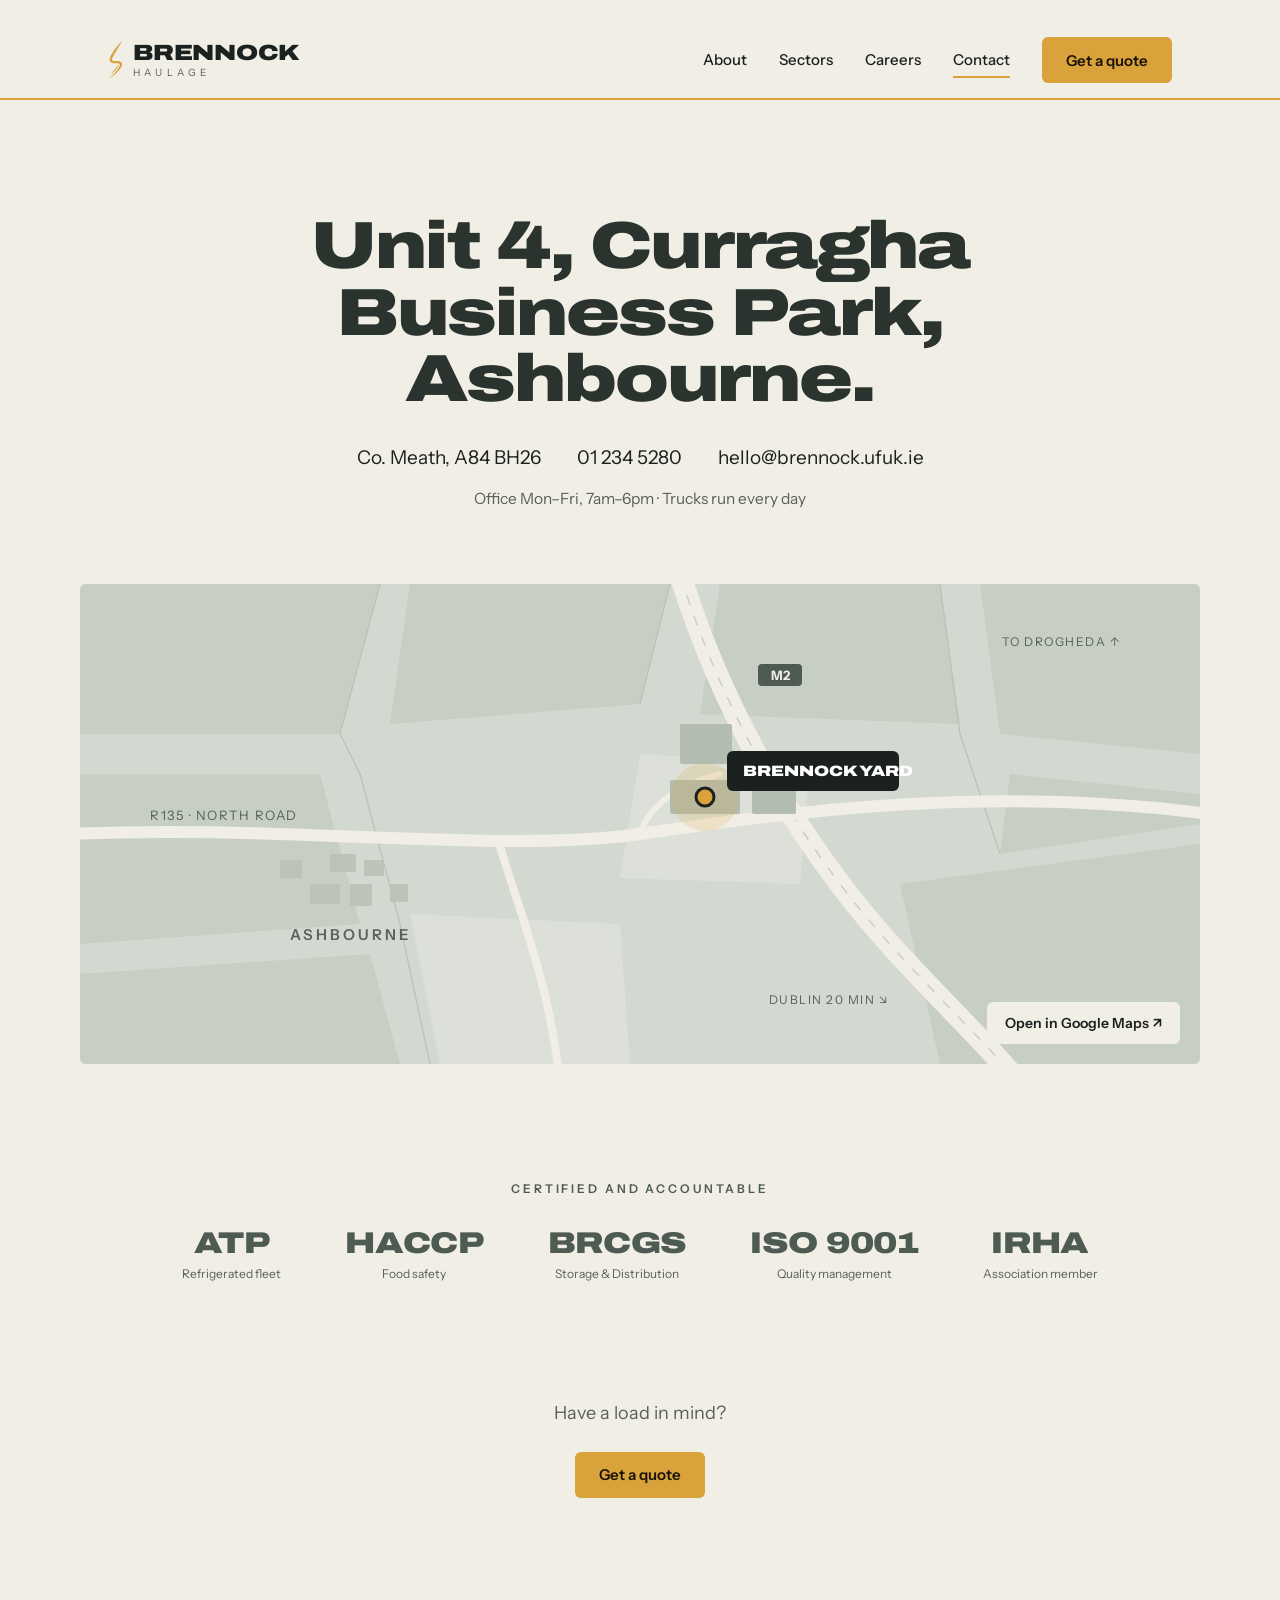
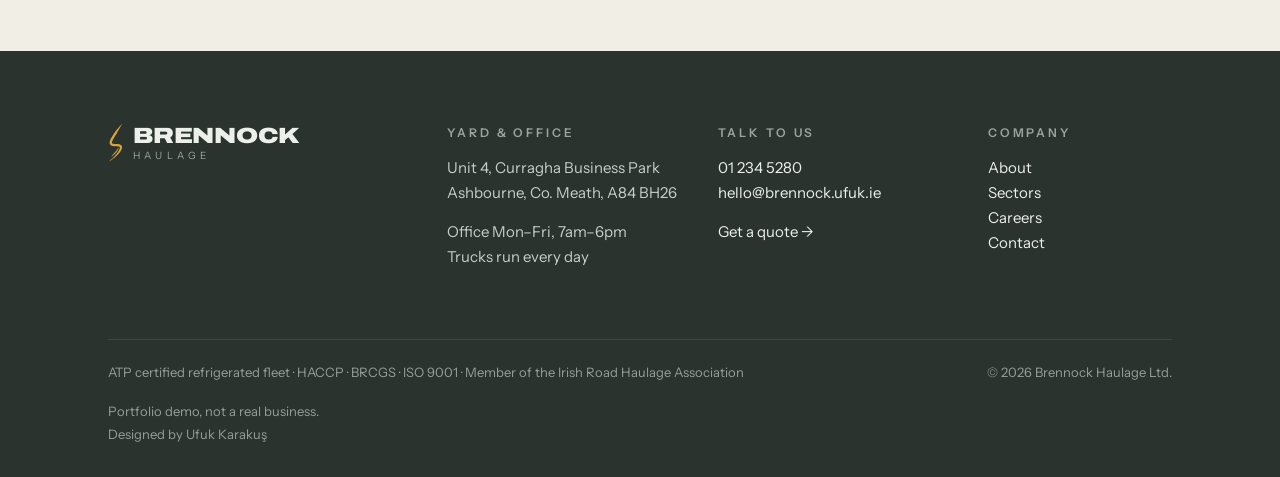
<file: contact/index.html>
<!doctype html>
<html lang="en-IE">
<head>
<meta charset="utf-8">
<meta name="viewport" content="width=device-width,initial-scale=1">
<title>Contact · Brennock Haulage</title>
<meta name="description" content="Find the Brennock yard at Curragha Business Park, Ashbourne, Co. Meath.">
<meta name="robots" content="noindex, nofollow">
<meta name="theme-color" content="#F1EEE6">
<link rel="icon" href="/favicon.svg" type="image/svg+xml">
<link rel="apple-touch-icon" href="/apple-touch-icon.png">
<link rel="preconnect" href="https://fonts.googleapis.com">
<link rel="preconnect" href="https://fonts.gstatic.com" crossorigin>
<link rel="stylesheet" href="https://fonts.googleapis.com/css2?family=Archivo:wdth,wght@125,700;125,800;125,900&family=Instrument+Sans:wght@400;500;600&display=swap">
<link rel="stylesheet" href="/assets/site.css">
<style>
.addr { text-align: center; padding: calc(var(--hdr) + 22px + clamp(64px, 9vw, 120px)) var(--gut) clamp(48px, 6vw, 72px); }
.addr h1 { color: var(--head); margin: 0 auto; font-family: var(--display); font-stretch: 125%; font-weight: 900; font-size: clamp(36px, 5.2vw, 76px); line-height: 1; letter-spacing: -0.03em; max-width: 16ch; text-wrap: balance; }
.addr .line { margin: 30px 0 0; display: flex; justify-content: center; gap: 14px 36px; flex-wrap: wrap; font-size: 19px; }
.addr .line a { text-decoration: none; border-bottom: 2px solid transparent; }
.addr .line a:hover { border-bottom-color: var(--amber); }
.addr .hours { margin: 12px 0 0; color: var(--ink-soft); font-size: 15.5px; }
.map { position: relative; border-radius: var(--radius); overflow: hidden; background: #D3D8D0; }
.map svg { display: block; width: 100%; height: auto; }
.map .open { position: absolute; right: 20px; bottom: 20px; background: var(--page); color: var(--ink); height: 42px; padding: 0 18px; font-size: 14px; }
.certs { padding: clamp(80px, 9vw, 120px) 28px 0; text-align: center; }
.certs h2 { margin: 0 0 30px; font-size: 12px; letter-spacing: 0.24em; text-transform: uppercase; font-weight: 600; color: var(--smoke-d); }
.marks { display: flex; justify-content: center; align-items: center; flex-wrap: wrap; gap: 20px clamp(36px, 5vw, 72px); }
.cert { display: flex; flex-direction: column; align-items: center; gap: 6px; color: var(--smoke-d); }
.cert b { font-family: var(--display); font-stretch: 125%; font-weight: 900; font-size: 30px; letter-spacing: -0.01em; line-height: 1; color: var(--smoke-d); }
.cert span { font-size: 12px; color: var(--ink-soft); }
.last { text-align: center; padding: clamp(80px, 9vw, 120px) var(--gut) clamp(110px, 12vw, 160px); }
.last p { margin: 0 0 24px; font-size: 18px; color: var(--ink-soft); }
@media (max-width: 600px) {
  .addr .line { flex-direction: column; align-items: center; gap: 8px; }
  .marks { gap: 22px 36px; }
  .mark b { font-size: 24px; }
  .map .open { right: 10px; bottom: 10px; }
}
</style>
</head>
<body>
<a class="skip" href="#main">Skip to content</a>
<svg width="0" height="0" style="position:absolute" aria-hidden="true" focusable="false"><symbol id="bh-mark" viewBox="0 0 22 58"><path d="M20.46 1.17 L20.20 1.40 L19.91 1.69 L19.58 2.02 L19.22 2.40 L18.82 2.81 L18.40 3.25 L17.96 3.73 L17.50 4.23 L17.04 4.74 L16.56 5.27 L16.09 5.81 L15.61 6.35 L15.15 6.90 L14.69 7.44 L14.24 7.98 L13.77 8.55 L13.29 9.14 L12.79 9.74 L12.29 10.36 L11.79 10.99 L11.28 11.63 L10.77 12.27 L10.27 12.91 L9.77 13.55 L9.29 14.18 L8.85 14.83 L8.45 15.48 L8.06 16.10 L7.68 16.72 L7.30 17.34 L6.92 17.96 L6.54 18.59 L6.17 19.21 L5.80 19.82 L5.45 20.43 L5.11 21.04 L4.78 21.63 L4.47 22.20 L4.18 22.76 L3.91 23.31 L3.66 23.83 L3.44 24.33 L3.24 24.80 L3.07 25.24 L2.91 25.67 L2.77 26.09 L2.65 26.50 L2.54 26.90 L2.46 27.29 L2.40 27.69 L2.36 28.08 L2.34 28.48 L2.36 28.87 L2.40 29.26 L2.48 29.65 L2.58 30.03 L2.72 30.40 L2.90 30.77 L3.11 31.11 L3.34 31.44 L3.61 31.74 L3.89 32.01 L4.20 32.26 L4.52 32.49 L4.86 32.69 L5.21 32.88 L5.58 33.04 L5.96 33.19 L6.35 33.32 L6.77 33.45 L7.26 33.56 L7.78 33.64 L8.31 33.69 L8.86 33.72 L9.40 33.75 L9.96 33.76 L10.51 33.76 L11.06 33.77 L11.59 33.77 L12.10 33.78 L12.58 33.79 L13.02 33.81 L13.41 33.84 L13.77 33.88 L14.13 33.94 L14.50 34.00 L14.85 34.06 L15.19 34.11 L15.50 34.17 L15.79 34.24 L16.05 34.30 L16.29 34.37 L16.49 34.43 L16.66 34.49 L16.80 34.55 L16.91 34.60 L16.98 34.64 L17.04 34.69 L17.10 34.75 L17.17 34.82 L17.23 34.89 L17.28 34.97 L17.32 35.05 L17.36 35.14 L17.39 35.25 L17.42 35.37 L17.44 35.51 L17.45 35.68 L17.44 35.87 L17.43 36.08 L17.39 36.32 L17.34 36.58 L17.26 36.87 L17.17 37.19 L17.05 37.54 L16.91 37.91 L16.75 38.29 L16.57 38.70 L16.38 39.12 L16.16 39.55 L15.93 39.99 L15.68 40.44 L15.42 40.89 L15.14 41.35 L14.84 41.81 L14.54 42.27 L14.21 42.75 L13.86 43.23 L13.49 43.74 L13.09 44.25 L12.68 44.77 L12.25 45.30 L11.80 45.84 L11.35 46.37 L10.89 46.91 L10.42 47.44 L9.94 47.97 L9.47 48.48 L8.99 48.99 L8.52 49.48 L8.04 49.98 L7.51 50.49 L6.95 51.02 L6.38 51.55 L5.78 52.08 L5.19 52.61 L4.60 53.12 L4.03 53.62 L3.48 54.09 L2.96 54.54 L2.49 54.94 L2.06 55.31 L1.70 55.62 L1.41 55.88 L1.59 56.12 L1.91 55.90 L2.31 55.63 L2.77 55.32 L3.29 54.97 L3.85 54.59 L4.46 54.18 L5.09 53.75 L5.73 53.30 L6.39 52.84 L7.05 52.38 L7.69 51.91 L8.32 51.43 L8.92 50.97 L9.48 50.52 L10.01 50.07 L10.55 49.60 L11.09 49.13 L11.63 48.65 L12.17 48.16 L12.70 47.66 L13.22 47.16 L13.73 46.66 L14.23 46.16 L14.72 45.66 L15.19 45.17 L15.63 44.68 L16.06 44.20 L16.46 43.73 L16.84 43.26 L17.21 42.79 L17.56 42.32 L17.90 41.84 L18.22 41.37 L18.52 40.91 L18.81 40.45 L19.08 39.99 L19.33 39.54 L19.56 39.10 L19.77 38.67 L19.95 38.24 L20.12 37.82 L20.26 37.42 L20.38 37.01 L20.47 36.62 L20.54 36.22 L20.59 35.83 L20.60 35.44 L20.59 35.05 L20.54 34.67 L20.47 34.29 L20.36 33.92 L20.22 33.57 L20.05 33.23 L19.85 32.91 L19.62 32.60 L19.36 32.31 L19.06 32.03 L18.72 31.78 L18.37 31.57 L18.01 31.39 L17.65 31.24 L17.29 31.12 L16.92 31.01 L16.55 30.92 L16.18 30.84 L15.80 30.77 L15.42 30.70 L15.04 30.64 L14.65 30.58 L14.23 30.52 L13.76 30.46 L13.24 30.42 L12.71 30.39 L12.17 30.38 L11.62 30.37 L11.08 30.37 L10.54 30.36 L10.01 30.36 L9.50 30.35 L9.03 30.33 L8.59 30.30 L8.21 30.26 L7.89 30.21 L7.63 30.15 L7.37 30.08 L7.12 29.99 L6.89 29.90 L6.70 29.82 L6.52 29.72 L6.37 29.64 L6.25 29.55 L6.15 29.47 L6.06 29.39 L6.00 29.31 L5.94 29.23 L5.89 29.16 L5.85 29.07 L5.82 28.97 L5.79 28.86 L5.76 28.75 L5.75 28.62 L5.74 28.48 L5.75 28.32 L5.77 28.13 L5.80 27.92 L5.85 27.68 L5.92 27.42 L6.01 27.12 L6.12 26.80 L6.25 26.45 L6.40 26.07 L6.56 25.67 L6.75 25.25 L6.96 24.79 L7.21 24.31 L7.47 23.80 L7.76 23.26 L8.07 22.70 L8.40 22.13 L8.74 21.54 L9.09 20.94 L9.45 20.34 L9.82 19.73 L10.20 19.11 L10.57 18.50 L10.94 17.90 L11.32 17.29 L11.72 16.66 L12.12 16.01 L12.49 15.33 L12.88 14.63 L13.27 13.93 L13.66 13.22 L14.05 12.52 L14.45 11.83 L14.84 11.14 L15.22 10.47 L15.59 9.81 L15.96 9.17 L16.31 8.56 L16.65 7.96 L17.01 7.35 L17.37 6.74 L17.73 6.13 L18.09 5.52 L18.45 4.92 L18.79 4.35 L19.12 3.79 L19.43 3.26 L19.71 2.77 L19.97 2.32 L20.20 1.91 L20.40 1.54 L20.54 1.23Z"/><path d="M15.37 35.57 L15.37 35.58 L15.36 35.59 L15.37 35.60 L15.37 35.60 L15.36 35.60 L15.36 35.59 L15.36 35.59 L15.35 35.58 L15.35 35.59 L15.34 35.59 L15.34 35.59 L15.33 35.60 L15.32 35.61 L15.31 35.62 L15.30 35.64 L15.29 35.66 L15.28 35.67 L15.27 35.69 L15.26 35.72 L15.25 35.74 L15.24 35.76 L15.22 35.78 L15.21 35.81 L15.19 35.83 L15.18 35.86 L15.16 35.89 L15.15 35.92 L15.13 35.95 L15.11 35.99 L15.09 36.02 L15.06 36.06 L15.04 36.11 L15.02 36.15 L14.99 36.19 L14.96 36.24 L14.94 36.28 L14.91 36.33 L14.88 36.38 L14.85 36.43 L14.82 36.48 L14.79 36.53 L14.76 36.58 L14.72 36.64 L14.69 36.70 L14.65 36.75 L14.62 36.81 L14.58 36.88 L14.54 36.94 L14.50 37.00 L14.46 37.07 L14.41 37.13 L14.37 37.20 L14.33 37.26 L14.28 37.33 L14.24 37.40 L14.19 37.47 L14.15 37.53 L14.10 37.60 L14.05 37.68 L14.00 37.75 L13.95 37.82 L13.90 37.89 L13.85 37.97 L13.80 38.04 L13.75 38.12 L13.69 38.19 L13.64 38.27 L13.59 38.35 L13.53 38.42 L13.47 38.50 L13.42 38.58 L13.36 38.65 L13.30 38.73 L13.25 38.81 L13.19 38.89 L13.13 38.97 L13.07 39.05 L13.01 39.13 L12.95 39.21 L12.88 39.29 L12.82 39.37 L12.76 39.45 L12.70 39.53 L12.63 39.62 L12.57 39.70 L12.51 39.78 L12.44 39.86 L12.38 39.94 L12.32 40.02 L12.25 40.10 L12.18 40.18 L12.12 40.26 L12.05 40.35 L11.98 40.43 L11.91 40.51 L11.84 40.60 L11.77 40.68 L11.70 40.77 L11.63 40.86 L11.55 40.95 L11.48 41.04 L11.40 41.13 L11.32 41.22 L11.24 41.31 L11.16 41.40 L11.08 41.50 L11.00 41.59 L10.92 41.69 L10.84 41.78 L10.75 41.88 L10.67 41.98 L10.58 42.07 L10.50 42.17 L10.41 42.27 L10.32 42.37 L10.23 42.47 L10.14 42.57 L10.05 42.68 L9.96 42.78 L9.87 42.88 L9.78 42.99 L9.69 43.09 L9.59 43.20 L9.50 43.30 L9.41 43.41 L9.31 43.51 L9.22 43.62 L9.13 43.72 L9.03 43.83 L8.94 43.94 L8.84 44.05 L8.75 44.15 L8.65 44.26 L8.56 44.37 L8.46 44.48 L8.36 44.59 L8.27 44.70 L8.17 44.80 L8.08 44.91 L7.98 45.02 L7.89 45.13 L7.79 45.24 L7.70 45.34 L7.60 45.45 L7.51 45.56 L7.41 45.67 L7.32 45.78 L7.22 45.89 L7.13 45.99 L7.04 46.10 L6.94 46.21 L6.85 46.32 L6.76 46.42 L6.66 46.53 L6.57 46.64 L6.47 46.75 L6.37 46.86 L6.27 46.98 L6.17 47.09 L6.07 47.21 L5.97 47.32 L5.87 47.44 L5.78 47.55 L5.69 47.65 L5.61 47.76 L5.53 47.85 L5.46 47.94 L5.39 48.02 L5.34 48.09 L5.29 48.16 L5.24 48.22 L5.20 48.28 L5.17 48.33 L5.13 48.37 L5.10 48.41 L5.08 48.45 L5.06 48.49 L5.04 48.52 L5.02 48.55 L5.00 48.58 L4.99 48.61 L4.99 48.65 L5.06 48.73 L5.10 48.74 L5.13 48.73 L5.16 48.72 L5.19 48.71 L5.23 48.70 L5.27 48.69 L5.31 48.67 L5.36 48.65 L5.41 48.62 L5.47 48.59 L5.53 48.56 L5.60 48.52 L5.68 48.48 L5.76 48.43 L5.85 48.38 L5.94 48.32 L6.05 48.25 L6.16 48.18 L6.27 48.10 L6.40 48.02 L6.52 47.94 L6.65 47.85 L6.77 47.76 L6.90 47.67 L7.03 47.57 L7.15 47.48 L7.27 47.39 L7.39 47.30 L7.50 47.21 L7.62 47.12 L7.73 47.03 L7.84 46.94 L7.96 46.85 L8.07 46.76 L8.18 46.66 L8.30 46.57 L8.41 46.47 L8.52 46.38 L8.63 46.28 L8.74 46.18 L8.85 46.09 L8.96 45.99 L9.07 45.89 L9.18 45.79 L9.29 45.69 L9.39 45.59 L9.50 45.49 L9.61 45.39 L9.72 45.29 L9.82 45.19 L9.93 45.09 L10.04 44.98 L10.14 44.88 L10.24 44.78 L10.35 44.67 L10.45 44.57 L10.55 44.47 L10.65 44.37 L10.75 44.26 L10.85 44.16 L10.95 44.05 L11.05 43.95 L11.14 43.85 L11.24 43.74 L11.33 43.64 L11.43 43.53 L11.52 43.43 L11.61 43.33 L11.70 43.22 L11.79 43.12 L11.88 43.02 L11.96 42.92 L12.05 42.82 L12.13 42.71 L12.22 42.61 L12.30 42.51 L12.38 42.41 L12.46 42.31 L12.54 42.21 L12.62 42.11 L12.69 42.02 L12.77 41.92 L12.84 41.82 L12.91 41.72 L12.98 41.63 L13.05 41.53 L13.12 41.44 L13.19 41.34 L13.25 41.25 L13.32 41.16 L13.38 41.06 L13.44 40.97 L13.50 40.88 L13.56 40.79 L13.62 40.70 L13.68 40.60 L13.74 40.51 L13.79 40.42 L13.85 40.33 L13.91 40.23 L13.96 40.14 L14.02 40.05 L14.07 39.96 L14.13 39.86 L14.18 39.77 L14.23 39.68 L14.28 39.59 L14.33 39.49 L14.38 39.40 L14.42 39.31 L14.47 39.22 L14.52 39.13 L14.56 39.04 L14.61 38.95 L14.65 38.86 L14.69 38.77 L14.73 38.68 L14.77 38.60 L14.81 38.51 L14.85 38.42 L14.89 38.33 L14.93 38.25 L14.96 38.16 L15.00 38.08 L15.03 38.00 L15.06 37.92 L15.09 37.83 L15.12 37.75 L15.15 37.67 L15.18 37.59 L15.21 37.51 L15.24 37.43 L15.26 37.36 L15.29 37.28 L15.31 37.21 L15.33 37.13 L15.35 37.06 L15.37 36.99 L15.39 36.92 L15.41 36.86 L15.43 36.79 L15.44 36.73 L15.46 36.66 L15.47 36.60 L15.48 36.54 L15.49 36.48 L15.50 36.42 L15.51 36.37 L15.52 36.32 L15.53 36.26 L15.53 36.22 L15.54 36.17 L15.54 36.12 L15.55 36.08 L15.55 36.04 L15.55 35.99 L15.55 35.95 L15.55 35.92 L15.55 35.88 L15.55 35.85 L15.55 35.82 L15.55 35.79 L15.54 35.76 L15.54 35.74 L15.53 35.71 L15.53 35.69 L15.53 35.68 L15.52 35.66 L15.52 35.64 L15.51 35.63 L15.51 35.62 L15.50 35.61 L15.50 35.60 L15.50 35.59 L15.49 35.58 L15.49 35.57 L15.49 35.56 L15.48 35.55 L15.48 35.56 L15.48 35.56 L15.48 35.57 L15.47 35.57Z"/></symbol></svg>
<header>
  <div class="wrap">
    <a class="logo" href="/" aria-label="Brennock Haulage home">
      <svg class="mark" viewBox="0 0 22 58" aria-hidden="true"><use href="#bh-mark"/></svg>
      <span class="word"><b>BRENNOCK</b> <small>Haulage</small></span>
    </a>
    <nav id="site-nav" aria-label="Main"><a href="/about/">About</a><a href="/sectors/">Sectors</a><a href="/careers/">Careers</a><a href="/contact/" aria-current="page">Contact</a><a class="btn" href="/quote/">Get a quote</a></nav>
    <button class="menu-btn" type="button" aria-expanded="false" aria-controls="site-nav" aria-label="Menu"><span></span><span></span></button>
  </div>
</header>
<main id="main">
<section class="addr">
  <h1>Unit 4, Curragha Business Park, Ashbourne.</h1>
  <p class="line"><span>Co. Meath, A84 BH26</span><a href="tel:+35312345280">01 234 5280</a><a href="mailto:hello@brennock.ufuk.ie">hello@brennock.ufuk.ie</a></p>
  <p class="hours">Office Mon–Fri, 7am–6pm · Trucks run every day</p>
</section>
<div class="wrap"><div class="map rise"><svg viewBox="0 0 1120 480" role="img" aria-label="Map: the Brennock yard in Curragha Business Park, beside the M2 at Ashbourne">
  <rect width="1120" height="480" fill="#D3D8D0"/>
  <g fill="#C7CEC3">
    <path d="M0 0h300l-40 150H0z"/><path d="M330 0h260l-30 120-250 20z"/><path d="M640 0h220l20 140-260-10z"/><path d="M900 0h220v170l-200-20z"/>
    <path d="M0 190h240l40 150-280 20z"/><path d="M0 390l290-20 30 110H0z"/><path d="M820 300l300-40v220H860z"/><path d="M930 190l190 20v30l-200 30z"/>
  </g>
  <g fill="#DCE0D8"><path d="M560 170l170 10-10 120-180-6z"/><path d="M330 330l210 10 10 140H360z"/></g>
  <g fill="none" stroke="#B9C2B6" stroke-width="1.2"><path d="M300 0l-40 150 20 40 40 150 30 140"/><path d="M590 0l-30 120"/><path d="M860 0l20 150 40 120"/></g>
  <path d="M600 -10 C 640 120, 700 220, 760 300 S 900 450, 940 500" fill="none" stroke="#F1EEE6" stroke-width="22" stroke-linecap="round"/>
  <path d="M600 -10 C 640 120, 700 220, 760 300 S 900 450, 940 500" fill="none" stroke="#C9CFC5" stroke-width="1.5" stroke-dasharray="10 12"/>
  <path d="M-10 250 C 200 240, 420 270, 560 250 S 900 200, 1130 230" fill="none" stroke="#F1EEE6" stroke-width="12" stroke-linecap="round"/>
  <path d="M420 262 C 440 330, 470 400, 480 500" fill="none" stroke="#F1EEE6" stroke-width="8" stroke-linecap="round"/>
  <path d="M560 250 C 570 220, 600 200, 640 190" fill="none" stroke="#F1EEE6" stroke-width="6" stroke-linecap="round"/>
  <g fill="#B3BCB0"><rect x="590" y="196" width="70" height="34" rx="2"/><rect x="672" y="200" width="44" height="30" rx="2"/><rect x="600" y="140" width="52" height="40" rx="2"/></g>
  <g fill="#BCC4B9"><rect x="250" y="270" width="26" height="18"/><rect x="284" y="276" width="20" height="16"/><rect x="230" y="300" width="30" height="20"/><rect x="270" y="300" width="22" height="22"/><rect x="200" y="276" width="22" height="18"/><rect x="310" y="300" width="18" height="18"/></g>
  <g font-family="Instrument Sans, Arial, sans-serif" fill="#57625B">
    <g transform="translate(700 92)"><rect x="-22" y="-12" width="44" height="22" rx="4" fill="#4D5B53"/><text x="0" y="4" text-anchor="middle" font-size="13" font-weight="700" fill="#F1EEE6">M2</text></g>
    <text x="70" y="236" font-size="13" letter-spacing="1.5">R135 · NORTH ROAD</text>
    <text x="210" y="356" font-size="15" font-weight="600" letter-spacing="3">ASHBOURNE</text>
    <text x="1040" y="62" font-size="12" letter-spacing="1.5" text-anchor="end">TO DROGHEDA ↑</text>
    <text x="808" y="420" font-size="12" letter-spacing="1.5" text-anchor="end">DUBLIN 20 MIN ↘</text>
  </g>
  <g transform="translate(625 213)">
    <circle r="34" fill="#D9A23A" opacity="0.18"/><circle r="9" fill="#D9A23A" stroke="#1B211E" stroke-width="3"/>
    <rect x="22" y="-46" width="172" height="40" rx="6" fill="#1B211E"/>
    <text x="38" y="-21" font-family="Archivo, Arial Black, sans-serif" font-stretch="125%" font-weight="900" font-size="15" fill="#FFFFFF">BRENNOCK YARD</text>
  </g>
</svg><a class="btn open" href="https://www.google.com/maps/search/?api=1&amp;query=Curragha+Business+Park+Ashbourne+Co+Meath+A84+BH26" data-concept="maps">Open in Google Maps ↗</a></div></div>
<section class="certs rise">
  <h2>Certified and accountable</h2>
  <div class="marks">
    <div class="cert"><b>ATP</b><span>Refrigerated fleet</span></div>
    <div class="cert"><b>HACCP</b><span>Food safety</span></div>
    <div class="cert"><b>BRCGS</b><span>Storage &amp; Distribution</span></div>
    <div class="cert"><b>ISO 9001</b><span>Quality management</span></div>
    <div class="cert"><b>IRHA</b><span>Association member</span></div>
  </div>
</section>
<section class="last rise">
  <p>Have a load in mind?</p>
  <a class="btn" href="/quote/">Get a quote</a>
</section>

</main>
<footer class="foot">
  <div class="wrap">
    <div class="foot-top">
      <a class="logo" href="/" aria-label="Brennock Haulage home">
      <svg class="mark" viewBox="0 0 22 58" aria-hidden="true"><use href="#bh-mark"/></svg>
      <span class="word"><b>BRENNOCK</b> <small>Haulage</small></span>
    </a>
      <div>
        <h2>Yard &amp; office</h2>
        <p>Unit 4, Curragha Business Park<br>Ashbourne, Co. Meath, A84 BH26</p>
        <p>Office Mon–Fri, 7am–6pm<br>Trucks run every day</p>
      </div>
      <div>
        <h2>Talk to us</h2>
        <p><a href="tel:+35312345280">01 234 5280</a><br><a href="mailto:hello@brennock.ufuk.ie">hello@brennock.ufuk.ie</a></p>
        <p><a href="/quote/">Get a quote →</a></p>
      </div>
      <div>
        <h2>Company</h2>
        <p><a href="/about/">About</a><br><a href="/sectors/">Sectors</a><br><a href="/careers/">Careers</a><br><a href="/contact/">Contact</a></p>
      </div>
    </div>
    <div class="foot-base">
      <span>ATP certified refrigerated fleet · HACCP · BRCGS · ISO 9001 · Member of the Irish Road Haulage Association</span>
      <span>© 2026 Brennock Haulage Ltd.</span>
    </div>
    <div class="foot-demo"><span>Portfolio demo, not a real business.</span><span>Designed by Ufuk Karakuş</span></div>
  </div>
</footer>
<script src="/assets/site.js"></script>
</body>
</html>
</file>
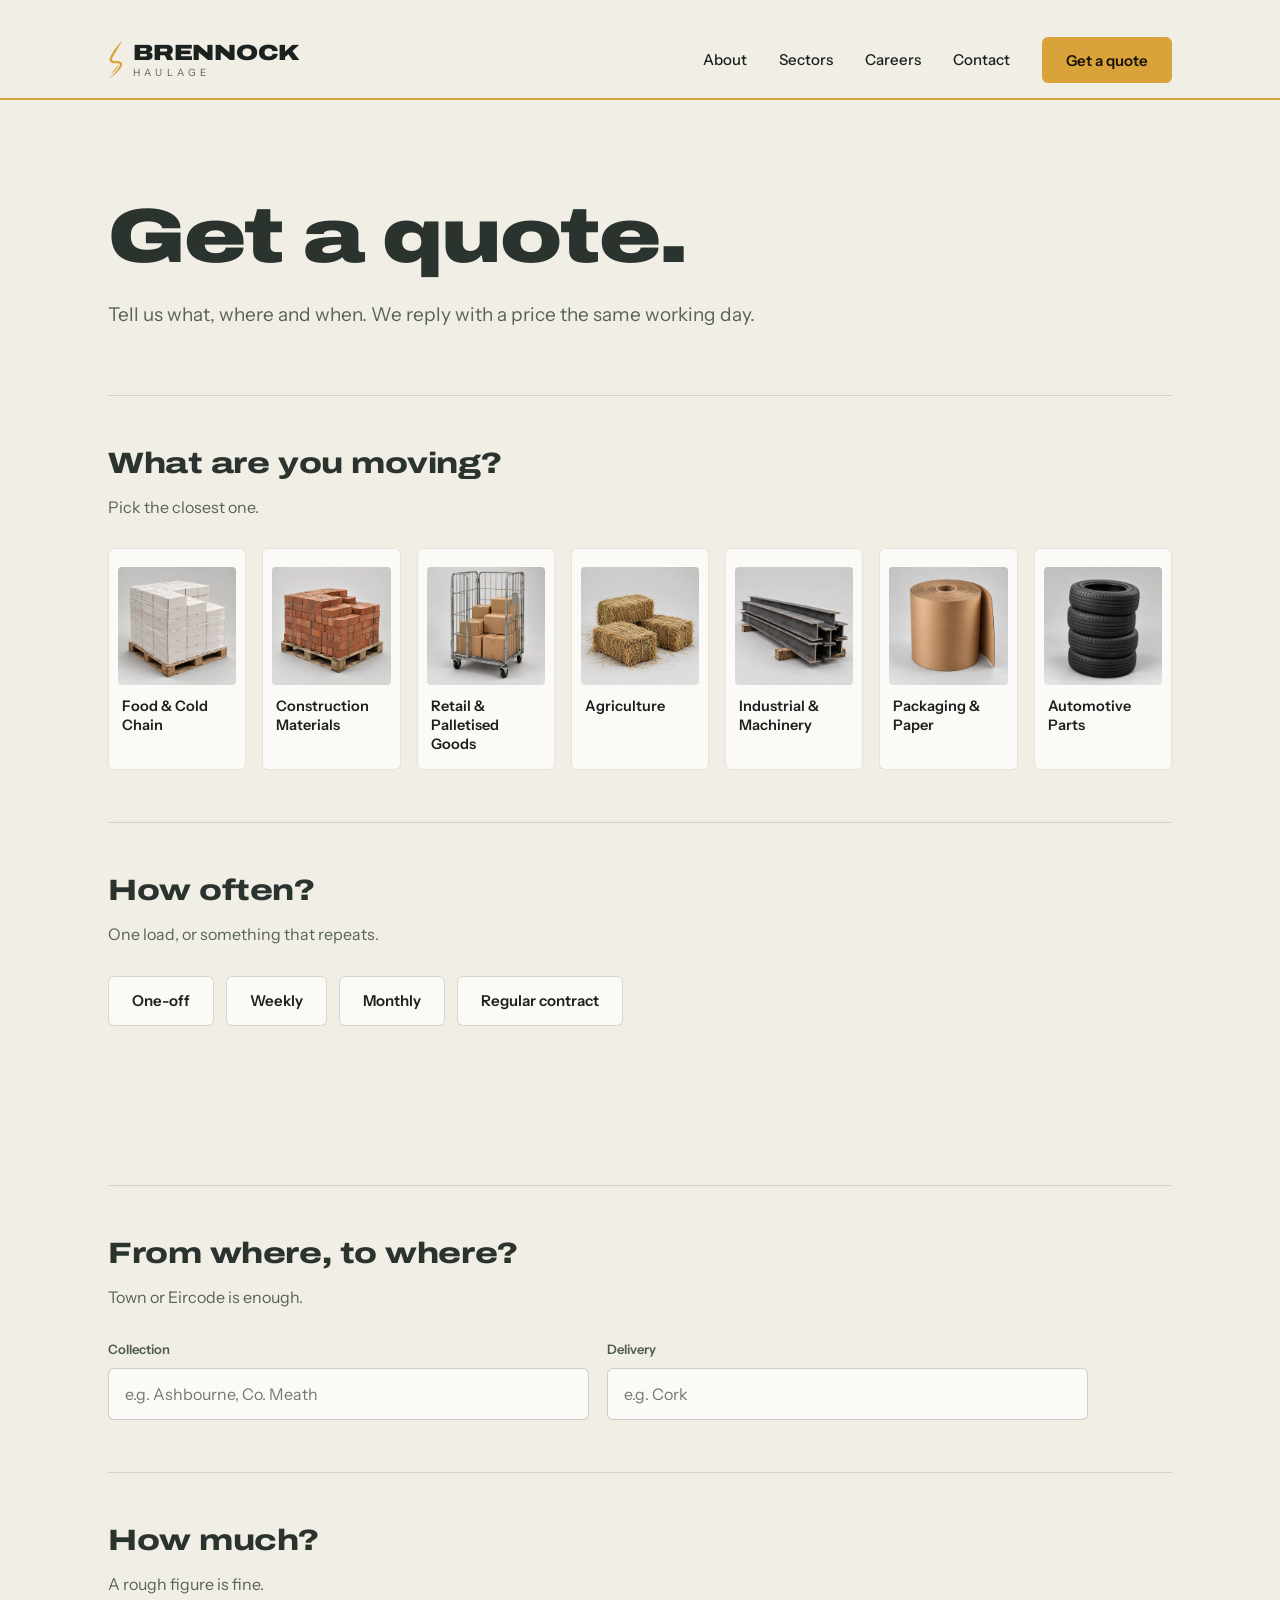
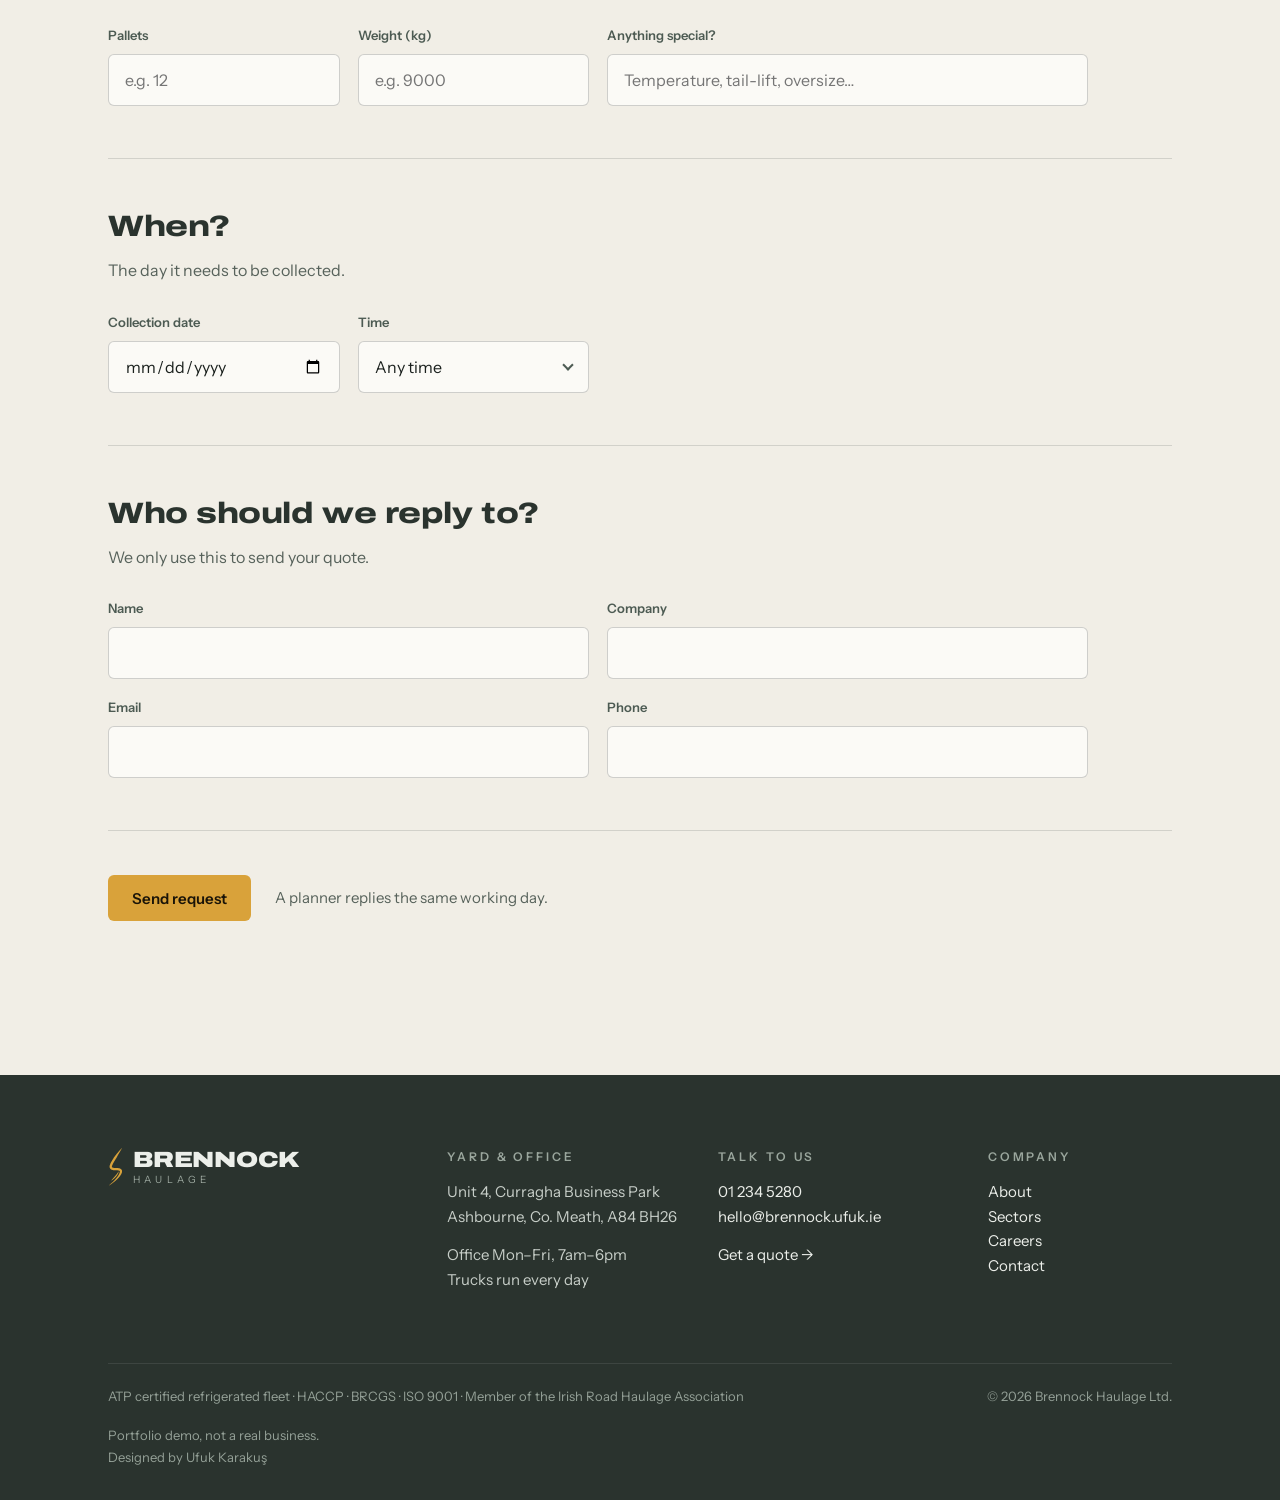
<file: quote/index.html>
<!doctype html>
<html lang="en-IE">
<head>
<meta charset="utf-8">
<meta name="viewport" content="width=device-width,initial-scale=1">
<title>Get a quote · Brennock Haulage</title>
<meta name="description" content="Tell us what, where and when. A Brennock planner replies with a price the same working day.">
<meta name="robots" content="noindex, nofollow">
<meta name="theme-color" content="#F1EEE6">
<link rel="icon" href="/favicon.svg" type="image/svg+xml">
<link rel="apple-touch-icon" href="/apple-touch-icon.png">
<link rel="preconnect" href="https://fonts.googleapis.com">
<link rel="preconnect" href="https://fonts.gstatic.com" crossorigin>
<link rel="stylesheet" href="https://fonts.googleapis.com/css2?family=Archivo:wdth,wght@125,700;125,800;125,900&family=Instrument+Sans:wght@400;500;600&display=swap">
<link rel="stylesheet" href="/assets/site.css">
<style>
.qwrap { padding: 0 var(--gut) clamp(110px, 12vw, 160px); }
.step { padding: 44px 0 52px; border-top: 1px solid rgba(27,33,30,0.14); }
.step > h2 { color: var(--head); margin: 0 0 8px; font-family: var(--display); font-stretch: 125%; font-weight: 800; font-size: clamp(22px, 2.3vw, 30px); letter-spacing: -0.015em; }
.step > p.hint { margin: 0 0 28px; color: var(--ink-soft); }
.cards { display: grid; grid-template-columns: repeat(7, minmax(0, 1fr)); gap: 16px; }
.card { all: unset; box-sizing: border-box; cursor: pointer; display: flex; flex-direction: column; justify-content: flex-start; border-radius: var(--radius); background: #FBFAF6; padding: 19px 10px 16px;   /* a button centres its content: top-aligned, so every photo sits at the same height whatever the text runs to */
  box-shadow: inset 0 0 0 1px rgba(27,33,30,0.10); transition: box-shadow 300ms, transform 300ms; }
.card img { width: 100%; aspect-ratio: 1; object-fit: cover; border-radius: calc(var(--radius) - 2px); transition: transform 500ms cubic-bezier(.2,.7,.2,1); }
.card:hover img { transform: scale(1.03); }
.card span { display: block; margin-top: 12px; font-weight: 600; font-size: 14.5px; line-height: 1.3; padding: 0 4px; }
.card[aria-pressed="true"] { box-shadow: inset 0 0 0 2px var(--amber); background: #FFF; }
.card:focus-visible { outline: 2px solid var(--smoke-d); outline-offset: 3px; }
.chips { display: flex; flex-wrap: wrap; gap: 12px; }
.chip { all: unset; box-sizing: border-box; cursor: pointer; height: 50px; padding: 0 24px; display: inline-flex; align-items: center; border-radius: var(--radius);
  background: #FBFAF6; box-shadow: inset 0 0 0 1px rgba(27,33,30,0.16); font-weight: 600; font-size: 15px; transition: box-shadow 300ms, background 300ms; }
.chip[aria-pressed="true"] { box-shadow: inset 0 0 0 2px var(--amber); background: #FFF; }
.chip:focus-visible { outline: 2px solid var(--smoke-d); outline-offset: 3px; }
.regular-note { margin: 22px 0 0; max-width: 62ch; padding: 18px 22px; border-radius: var(--radius); background: var(--page-2); color: var(--ink); font-size: 15.5px;
  opacity: 0; transform: translateY(6px); transition: opacity 400ms, transform 400ms; }
.regular-note.on { opacity: 1; transform: none; }
.fields { display: grid; grid-template-columns: repeat(4, minmax(0, 1fr)); gap: 18px; max-width: 980px; }
.fields.two { grid-template-columns: repeat(2, minmax(0, 1fr)); }
.fields label { min-width: 0; display: grid; gap: 8px; font-size: 13px; font-weight: 600; color: var(--smoke-d); }
.fields .w2 { grid-column: span 2; }
.fields .w4 { grid-column: 1 / -1; }
.fields input, .fields select, .fields textarea { width: 100%; min-width: 0; font: 16px var(--body); color: var(--ink); height: 52px; padding: 0 16px; border: 1px solid rgba(27,33,30,0.2); border-radius: var(--radius); background: #FBFAF6; }
.fields textarea { height: 110px; padding: 14px 16px; resize: vertical; }
.submit { padding-top: 44px; border-top: 1px solid rgba(27,33,30,0.14); display: flex; align-items: center; gap: 24px; flex-wrap: wrap; }
.submit p { margin: 0; color: var(--ink-soft); font-size: 15px; }
.done { display: none; padding: 40px 0 0; }
.done h2 { margin: 0; }
.done p { margin: 16px 0 0; font-size: 18px; color: var(--ink-soft); max-width: 54ch; }
form.sent .step, form.sent .submit { display: none; }
form.sent .done { display: block; }
@media (max-width: 860px) {
  .cards { grid-template-columns: repeat(4, minmax(0, 1fr)); }
  .fields { grid-template-columns: repeat(2, minmax(0, 1fr)); }
}
@media (max-width: 600px) {
  .cards { grid-template-columns: repeat(2, minmax(0, 1fr)); gap: 12px; }
  .fields, .fields.two { grid-template-columns: minmax(0, 1fr); }
  .fields .w2, .fields .w4 { grid-column: auto; }
  .step { padding: 32px 0 38px; }
  .chip { height: 48px; padding: 0 18px; }
}
</style>
</head>
<body>
<a class="skip" href="#main">Skip to content</a>
<svg width="0" height="0" style="position:absolute" aria-hidden="true" focusable="false"><symbol id="bh-mark" viewBox="0 0 22 58"><path d="M20.46 1.17 L20.20 1.40 L19.91 1.69 L19.58 2.02 L19.22 2.40 L18.82 2.81 L18.40 3.25 L17.96 3.73 L17.50 4.23 L17.04 4.74 L16.56 5.27 L16.09 5.81 L15.61 6.35 L15.15 6.90 L14.69 7.44 L14.24 7.98 L13.77 8.55 L13.29 9.14 L12.79 9.74 L12.29 10.36 L11.79 10.99 L11.28 11.63 L10.77 12.27 L10.27 12.91 L9.77 13.55 L9.29 14.18 L8.85 14.83 L8.45 15.48 L8.06 16.10 L7.68 16.72 L7.30 17.34 L6.92 17.96 L6.54 18.59 L6.17 19.21 L5.80 19.82 L5.45 20.43 L5.11 21.04 L4.78 21.63 L4.47 22.20 L4.18 22.76 L3.91 23.31 L3.66 23.83 L3.44 24.33 L3.24 24.80 L3.07 25.24 L2.91 25.67 L2.77 26.09 L2.65 26.50 L2.54 26.90 L2.46 27.29 L2.40 27.69 L2.36 28.08 L2.34 28.48 L2.36 28.87 L2.40 29.26 L2.48 29.65 L2.58 30.03 L2.72 30.40 L2.90 30.77 L3.11 31.11 L3.34 31.44 L3.61 31.74 L3.89 32.01 L4.20 32.26 L4.52 32.49 L4.86 32.69 L5.21 32.88 L5.58 33.04 L5.96 33.19 L6.35 33.32 L6.77 33.45 L7.26 33.56 L7.78 33.64 L8.31 33.69 L8.86 33.72 L9.40 33.75 L9.96 33.76 L10.51 33.76 L11.06 33.77 L11.59 33.77 L12.10 33.78 L12.58 33.79 L13.02 33.81 L13.41 33.84 L13.77 33.88 L14.13 33.94 L14.50 34.00 L14.85 34.06 L15.19 34.11 L15.50 34.17 L15.79 34.24 L16.05 34.30 L16.29 34.37 L16.49 34.43 L16.66 34.49 L16.80 34.55 L16.91 34.60 L16.98 34.64 L17.04 34.69 L17.10 34.75 L17.17 34.82 L17.23 34.89 L17.28 34.97 L17.32 35.05 L17.36 35.14 L17.39 35.25 L17.42 35.37 L17.44 35.51 L17.45 35.68 L17.44 35.87 L17.43 36.08 L17.39 36.32 L17.34 36.58 L17.26 36.87 L17.17 37.19 L17.05 37.54 L16.91 37.91 L16.75 38.29 L16.57 38.70 L16.38 39.12 L16.16 39.55 L15.93 39.99 L15.68 40.44 L15.42 40.89 L15.14 41.35 L14.84 41.81 L14.54 42.27 L14.21 42.75 L13.86 43.23 L13.49 43.74 L13.09 44.25 L12.68 44.77 L12.25 45.30 L11.80 45.84 L11.35 46.37 L10.89 46.91 L10.42 47.44 L9.94 47.97 L9.47 48.48 L8.99 48.99 L8.52 49.48 L8.04 49.98 L7.51 50.49 L6.95 51.02 L6.38 51.55 L5.78 52.08 L5.19 52.61 L4.60 53.12 L4.03 53.62 L3.48 54.09 L2.96 54.54 L2.49 54.94 L2.06 55.31 L1.70 55.62 L1.41 55.88 L1.59 56.12 L1.91 55.90 L2.31 55.63 L2.77 55.32 L3.29 54.97 L3.85 54.59 L4.46 54.18 L5.09 53.75 L5.73 53.30 L6.39 52.84 L7.05 52.38 L7.69 51.91 L8.32 51.43 L8.92 50.97 L9.48 50.52 L10.01 50.07 L10.55 49.60 L11.09 49.13 L11.63 48.65 L12.17 48.16 L12.70 47.66 L13.22 47.16 L13.73 46.66 L14.23 46.16 L14.72 45.66 L15.19 45.17 L15.63 44.68 L16.06 44.20 L16.46 43.73 L16.84 43.26 L17.21 42.79 L17.56 42.32 L17.90 41.84 L18.22 41.37 L18.52 40.91 L18.81 40.45 L19.08 39.99 L19.33 39.54 L19.56 39.10 L19.77 38.67 L19.95 38.24 L20.12 37.82 L20.26 37.42 L20.38 37.01 L20.47 36.62 L20.54 36.22 L20.59 35.83 L20.60 35.44 L20.59 35.05 L20.54 34.67 L20.47 34.29 L20.36 33.92 L20.22 33.57 L20.05 33.23 L19.85 32.91 L19.62 32.60 L19.36 32.31 L19.06 32.03 L18.72 31.78 L18.37 31.57 L18.01 31.39 L17.65 31.24 L17.29 31.12 L16.92 31.01 L16.55 30.92 L16.18 30.84 L15.80 30.77 L15.42 30.70 L15.04 30.64 L14.65 30.58 L14.23 30.52 L13.76 30.46 L13.24 30.42 L12.71 30.39 L12.17 30.38 L11.62 30.37 L11.08 30.37 L10.54 30.36 L10.01 30.36 L9.50 30.35 L9.03 30.33 L8.59 30.30 L8.21 30.26 L7.89 30.21 L7.63 30.15 L7.37 30.08 L7.12 29.99 L6.89 29.90 L6.70 29.82 L6.52 29.72 L6.37 29.64 L6.25 29.55 L6.15 29.47 L6.06 29.39 L6.00 29.31 L5.94 29.23 L5.89 29.16 L5.85 29.07 L5.82 28.97 L5.79 28.86 L5.76 28.75 L5.75 28.62 L5.74 28.48 L5.75 28.32 L5.77 28.13 L5.80 27.92 L5.85 27.68 L5.92 27.42 L6.01 27.12 L6.12 26.80 L6.25 26.45 L6.40 26.07 L6.56 25.67 L6.75 25.25 L6.96 24.79 L7.21 24.31 L7.47 23.80 L7.76 23.26 L8.07 22.70 L8.40 22.13 L8.74 21.54 L9.09 20.94 L9.45 20.34 L9.82 19.73 L10.20 19.11 L10.57 18.50 L10.94 17.90 L11.32 17.29 L11.72 16.66 L12.12 16.01 L12.49 15.33 L12.88 14.63 L13.27 13.93 L13.66 13.22 L14.05 12.52 L14.45 11.83 L14.84 11.14 L15.22 10.47 L15.59 9.81 L15.96 9.17 L16.31 8.56 L16.65 7.96 L17.01 7.35 L17.37 6.74 L17.73 6.13 L18.09 5.52 L18.45 4.92 L18.79 4.35 L19.12 3.79 L19.43 3.26 L19.71 2.77 L19.97 2.32 L20.20 1.91 L20.40 1.54 L20.54 1.23Z"/><path d="M15.37 35.57 L15.37 35.58 L15.36 35.59 L15.37 35.60 L15.37 35.60 L15.36 35.60 L15.36 35.59 L15.36 35.59 L15.35 35.58 L15.35 35.59 L15.34 35.59 L15.34 35.59 L15.33 35.60 L15.32 35.61 L15.31 35.62 L15.30 35.64 L15.29 35.66 L15.28 35.67 L15.27 35.69 L15.26 35.72 L15.25 35.74 L15.24 35.76 L15.22 35.78 L15.21 35.81 L15.19 35.83 L15.18 35.86 L15.16 35.89 L15.15 35.92 L15.13 35.95 L15.11 35.99 L15.09 36.02 L15.06 36.06 L15.04 36.11 L15.02 36.15 L14.99 36.19 L14.96 36.24 L14.94 36.28 L14.91 36.33 L14.88 36.38 L14.85 36.43 L14.82 36.48 L14.79 36.53 L14.76 36.58 L14.72 36.64 L14.69 36.70 L14.65 36.75 L14.62 36.81 L14.58 36.88 L14.54 36.94 L14.50 37.00 L14.46 37.07 L14.41 37.13 L14.37 37.20 L14.33 37.26 L14.28 37.33 L14.24 37.40 L14.19 37.47 L14.15 37.53 L14.10 37.60 L14.05 37.68 L14.00 37.75 L13.95 37.82 L13.90 37.89 L13.85 37.97 L13.80 38.04 L13.75 38.12 L13.69 38.19 L13.64 38.27 L13.59 38.35 L13.53 38.42 L13.47 38.50 L13.42 38.58 L13.36 38.65 L13.30 38.73 L13.25 38.81 L13.19 38.89 L13.13 38.97 L13.07 39.05 L13.01 39.13 L12.95 39.21 L12.88 39.29 L12.82 39.37 L12.76 39.45 L12.70 39.53 L12.63 39.62 L12.57 39.70 L12.51 39.78 L12.44 39.86 L12.38 39.94 L12.32 40.02 L12.25 40.10 L12.18 40.18 L12.12 40.26 L12.05 40.35 L11.98 40.43 L11.91 40.51 L11.84 40.60 L11.77 40.68 L11.70 40.77 L11.63 40.86 L11.55 40.95 L11.48 41.04 L11.40 41.13 L11.32 41.22 L11.24 41.31 L11.16 41.40 L11.08 41.50 L11.00 41.59 L10.92 41.69 L10.84 41.78 L10.75 41.88 L10.67 41.98 L10.58 42.07 L10.50 42.17 L10.41 42.27 L10.32 42.37 L10.23 42.47 L10.14 42.57 L10.05 42.68 L9.96 42.78 L9.87 42.88 L9.78 42.99 L9.69 43.09 L9.59 43.20 L9.50 43.30 L9.41 43.41 L9.31 43.51 L9.22 43.62 L9.13 43.72 L9.03 43.83 L8.94 43.94 L8.84 44.05 L8.75 44.15 L8.65 44.26 L8.56 44.37 L8.46 44.48 L8.36 44.59 L8.27 44.70 L8.17 44.80 L8.08 44.91 L7.98 45.02 L7.89 45.13 L7.79 45.24 L7.70 45.34 L7.60 45.45 L7.51 45.56 L7.41 45.67 L7.32 45.78 L7.22 45.89 L7.13 45.99 L7.04 46.10 L6.94 46.21 L6.85 46.32 L6.76 46.42 L6.66 46.53 L6.57 46.64 L6.47 46.75 L6.37 46.86 L6.27 46.98 L6.17 47.09 L6.07 47.21 L5.97 47.32 L5.87 47.44 L5.78 47.55 L5.69 47.65 L5.61 47.76 L5.53 47.85 L5.46 47.94 L5.39 48.02 L5.34 48.09 L5.29 48.16 L5.24 48.22 L5.20 48.28 L5.17 48.33 L5.13 48.37 L5.10 48.41 L5.08 48.45 L5.06 48.49 L5.04 48.52 L5.02 48.55 L5.00 48.58 L4.99 48.61 L4.99 48.65 L5.06 48.73 L5.10 48.74 L5.13 48.73 L5.16 48.72 L5.19 48.71 L5.23 48.70 L5.27 48.69 L5.31 48.67 L5.36 48.65 L5.41 48.62 L5.47 48.59 L5.53 48.56 L5.60 48.52 L5.68 48.48 L5.76 48.43 L5.85 48.38 L5.94 48.32 L6.05 48.25 L6.16 48.18 L6.27 48.10 L6.40 48.02 L6.52 47.94 L6.65 47.85 L6.77 47.76 L6.90 47.67 L7.03 47.57 L7.15 47.48 L7.27 47.39 L7.39 47.30 L7.50 47.21 L7.62 47.12 L7.73 47.03 L7.84 46.94 L7.96 46.85 L8.07 46.76 L8.18 46.66 L8.30 46.57 L8.41 46.47 L8.52 46.38 L8.63 46.28 L8.74 46.18 L8.85 46.09 L8.96 45.99 L9.07 45.89 L9.18 45.79 L9.29 45.69 L9.39 45.59 L9.50 45.49 L9.61 45.39 L9.72 45.29 L9.82 45.19 L9.93 45.09 L10.04 44.98 L10.14 44.88 L10.24 44.78 L10.35 44.67 L10.45 44.57 L10.55 44.47 L10.65 44.37 L10.75 44.26 L10.85 44.16 L10.95 44.05 L11.05 43.95 L11.14 43.85 L11.24 43.74 L11.33 43.64 L11.43 43.53 L11.52 43.43 L11.61 43.33 L11.70 43.22 L11.79 43.12 L11.88 43.02 L11.96 42.92 L12.05 42.82 L12.13 42.71 L12.22 42.61 L12.30 42.51 L12.38 42.41 L12.46 42.31 L12.54 42.21 L12.62 42.11 L12.69 42.02 L12.77 41.92 L12.84 41.82 L12.91 41.72 L12.98 41.63 L13.05 41.53 L13.12 41.44 L13.19 41.34 L13.25 41.25 L13.32 41.16 L13.38 41.06 L13.44 40.97 L13.50 40.88 L13.56 40.79 L13.62 40.70 L13.68 40.60 L13.74 40.51 L13.79 40.42 L13.85 40.33 L13.91 40.23 L13.96 40.14 L14.02 40.05 L14.07 39.96 L14.13 39.86 L14.18 39.77 L14.23 39.68 L14.28 39.59 L14.33 39.49 L14.38 39.40 L14.42 39.31 L14.47 39.22 L14.52 39.13 L14.56 39.04 L14.61 38.95 L14.65 38.86 L14.69 38.77 L14.73 38.68 L14.77 38.60 L14.81 38.51 L14.85 38.42 L14.89 38.33 L14.93 38.25 L14.96 38.16 L15.00 38.08 L15.03 38.00 L15.06 37.92 L15.09 37.83 L15.12 37.75 L15.15 37.67 L15.18 37.59 L15.21 37.51 L15.24 37.43 L15.26 37.36 L15.29 37.28 L15.31 37.21 L15.33 37.13 L15.35 37.06 L15.37 36.99 L15.39 36.92 L15.41 36.86 L15.43 36.79 L15.44 36.73 L15.46 36.66 L15.47 36.60 L15.48 36.54 L15.49 36.48 L15.50 36.42 L15.51 36.37 L15.52 36.32 L15.53 36.26 L15.53 36.22 L15.54 36.17 L15.54 36.12 L15.55 36.08 L15.55 36.04 L15.55 35.99 L15.55 35.95 L15.55 35.92 L15.55 35.88 L15.55 35.85 L15.55 35.82 L15.55 35.79 L15.54 35.76 L15.54 35.74 L15.53 35.71 L15.53 35.69 L15.53 35.68 L15.52 35.66 L15.52 35.64 L15.51 35.63 L15.51 35.62 L15.50 35.61 L15.50 35.60 L15.50 35.59 L15.49 35.58 L15.49 35.57 L15.49 35.56 L15.48 35.55 L15.48 35.56 L15.48 35.56 L15.48 35.57 L15.47 35.57Z"/></symbol></svg>
<header>
  <div class="wrap">
    <a class="logo" href="/" aria-label="Brennock Haulage home">
      <svg class="mark" viewBox="0 0 22 58" aria-hidden="true"><use href="#bh-mark"/></svg>
      <span class="word"><b>BRENNOCK</b> <small>Haulage</small></span>
    </a>
    <nav id="site-nav" aria-label="Main"><a href="/about/">About</a><a href="/sectors/">Sectors</a><a href="/careers/">Careers</a><a href="/contact/">Contact</a><a class="btn" href="/quote/">Get a quote</a></nav>
    <button class="menu-btn" type="button" aria-expanded="false" aria-controls="site-nav" aria-label="Menu"><span></span><span></span></button>
  </div>
</header>
<main id="main">
<section class="page-head"><div class="wrap" style="padding:0 var(--gut)">
  <h1>Get a quote.</h1>
  <p>Tell us what, where and when. We reply with a price the same working day.</p>
</div></section>
<div class="wrap"><form class="qwrap" id="quote" novalidate>
  <section class="step" data-step="0">
    <h2>What are you moving?</h2><p class="hint">Pick the closest one.</p>
    <div class="cards" data-group="load"><button type="button" class="card" aria-pressed="false" data-k="food"><picture><source srcset="/assets/img/card-food.webp" type="image/webp"><img alt="" src="/assets/img/card-food.jpg" loading="lazy" decoding="async"></picture><span>Food &amp; Cold Chain</span></button><button type="button" class="card" aria-pressed="false" data-k="construction"><picture><source srcset="/assets/img/card-construction.webp" type="image/webp"><img alt="" src="/assets/img/card-construction.jpg" loading="lazy" decoding="async"></picture><span>Construction Materials</span></button><button type="button" class="card" aria-pressed="false" data-k="retail"><picture><source srcset="/assets/img/card-retail.webp" type="image/webp"><img alt="" src="/assets/img/card-retail.jpg" loading="lazy" decoding="async"></picture><span>Retail &amp; Palletised Goods</span></button><button type="button" class="card" aria-pressed="false" data-k="agri"><picture><source srcset="/assets/img/card-agri.webp" type="image/webp"><img alt="" src="/assets/img/card-agri.jpg" loading="lazy" decoding="async"></picture><span>Agriculture</span></button><button type="button" class="card" aria-pressed="false" data-k="industrial"><picture><source srcset="/assets/img/card-industrial.webp" type="image/webp"><img alt="" src="/assets/img/card-industrial.jpg" loading="lazy" decoding="async"></picture><span>Industrial &amp; Machinery</span></button><button type="button" class="card" aria-pressed="false" data-k="packaging"><picture><source srcset="/assets/img/card-packaging.webp" type="image/webp"><img alt="" src="/assets/img/card-packaging.jpg" loading="lazy" decoding="async"></picture><span>Packaging &amp; Paper</span></button><button type="button" class="card" aria-pressed="false" data-k="automotive"><picture><source srcset="/assets/img/card-automotive.webp" type="image/webp"><img alt="" src="/assets/img/card-automotive.jpg" loading="lazy" decoding="async"></picture><span>Automotive Parts</span></button></div>
  </section>
  <section class="step" data-step="1">
    <h2>How often?</h2><p class="hint">One load, or something that repeats.</p>
    <div class="chips" data-group="freq">
      <button type="button" class="chip" aria-pressed="false" data-k="once">One-off</button>
      <button type="button" class="chip" aria-pressed="false" data-k="weekly">Weekly</button>
      <button type="button" class="chip" aria-pressed="false" data-k="monthly">Monthly</button>
      <button type="button" class="chip" aria-pressed="false" data-k="regular">Regular contract</button>
    </div>
    <p class="regular-note" id="regNote" aria-live="polite">For regular work we would rather talk it through. Leave your details below and a planner will call to set up a short meeting.</p>
  </section>
  <section class="step" data-step="2">
    <h2>From where, to where?</h2><p class="hint">Town or Eircode is enough.</p>
    <div class="fields two"><label>Collection<input name="from" placeholder="e.g. Ashbourne, Co. Meath"></label><label>Delivery<input name="to" placeholder="e.g. Cork"></label></div>
  </section>
  <section class="step" data-step="3">
    <h2>How much?</h2><p class="hint">A rough figure is fine.</p>
    <div class="fields">
      <label>Pallets<input name="pallets" type="number" min="1" placeholder="e.g. 12"></label>
      <label>Weight (kg)<input name="kg" type="number" min="0" placeholder="e.g. 9000"></label>
      <label class="w2">Anything special?<input name="notes" placeholder="Temperature, tail-lift, oversize…"></label>
    </div>
  </section>
  <section class="step" data-step="4">
    <h2>When?</h2><p class="hint">The day it needs to be collected.</p>
    <div class="fields"><label>Collection date<input name="date" type="date"></label><label>Time<select name="time"><option>Any time</option><option>Morning</option><option>Afternoon</option><option>Evening</option></select></label></div>
  </section>
  <section class="step" data-step="5">
    <h2>Who should we reply to?</h2><p class="hint">We only use this to send your quote.</p>
    <div class="fields">
      <label class="w2">Name<input name="name" autocomplete="name"></label><label class="w2">Company<input name="company" autocomplete="organization"></label>
      <label class="w2">Email<input name="email" type="email" autocomplete="email"></label><label class="w2">Phone<input name="phone" type="tel" autocomplete="tel"></label>
    </div>
  </section>
  <div class="submit"><button class="btn" type="submit">Send request</button><p>A planner replies the same working day.</p></div>
  <div class="done" role="status"><h2 class="big">Thanks. We’re on it.</h2><p>Your request is with our planners. You will hear back today, or first thing tomorrow if it came in after six.</p></div>
</form></div>

</main>
<footer class="foot">
  <div class="wrap">
    <div class="foot-top">
      <a class="logo" href="/" aria-label="Brennock Haulage home">
      <svg class="mark" viewBox="0 0 22 58" aria-hidden="true"><use href="#bh-mark"/></svg>
      <span class="word"><b>BRENNOCK</b> <small>Haulage</small></span>
    </a>
      <div>
        <h2>Yard &amp; office</h2>
        <p>Unit 4, Curragha Business Park<br>Ashbourne, Co. Meath, A84 BH26</p>
        <p>Office Mon–Fri, 7am–6pm<br>Trucks run every day</p>
      </div>
      <div>
        <h2>Talk to us</h2>
        <p><a href="tel:+35312345280">01 234 5280</a><br><a href="mailto:hello@brennock.ufuk.ie">hello@brennock.ufuk.ie</a></p>
        <p><a href="/quote/">Get a quote →</a></p>
      </div>
      <div>
        <h2>Company</h2>
        <p><a href="/about/">About</a><br><a href="/sectors/">Sectors</a><br><a href="/careers/">Careers</a><br><a href="/contact/">Contact</a></p>
      </div>
    </div>
    <div class="foot-base">
      <span>ATP certified refrigerated fleet · HACCP · BRCGS · ISO 9001 · Member of the Irish Road Haulage Association</span>
      <span>© 2026 Brennock Haulage Ltd.</span>
    </div>
    <div class="foot-demo"><span>Portfolio demo, not a real business.</span><span>Designed by Ufuk Karakuş</span></div>
  </div>
</footer>
<script src="/assets/site.js"></script>
<script>
(function () {
  var form = document.getElementById('quote');
  // cards and chips act as single-choice groups
  form.querySelectorAll('[data-group]').forEach(function (g) {
    g.querySelectorAll('button').forEach(function (b) {
      b.addEventListener('click', function () {
        g.querySelectorAll('button').forEach(function (x) { x.setAttribute('aria-pressed', x === b ? 'true' : 'false'); });
        if (g.dataset.group === 'freq') document.getElementById('regNote').classList.toggle('on', b.dataset.k === 'regular');
      });
    });
  });
  // /quote/?load=food opens with that card chosen
  var k = new URLSearchParams(location.search).get('load');
  var pre = k && form.querySelector('.card[data-k="' + k + '"]');
  if (pre) pre.click();
  // nothing is sent: "Send request" opens the action-moment dialog, and the thank-you shows once it is closed
  form.addEventListener('submit', function (e) {
    e.preventDefault();
    BH.concept('quote', function () { form.classList.add('sent'); window.scrollTo({ top: 0 }); });
  });
})();
</script>
</body>
</html>
</file>
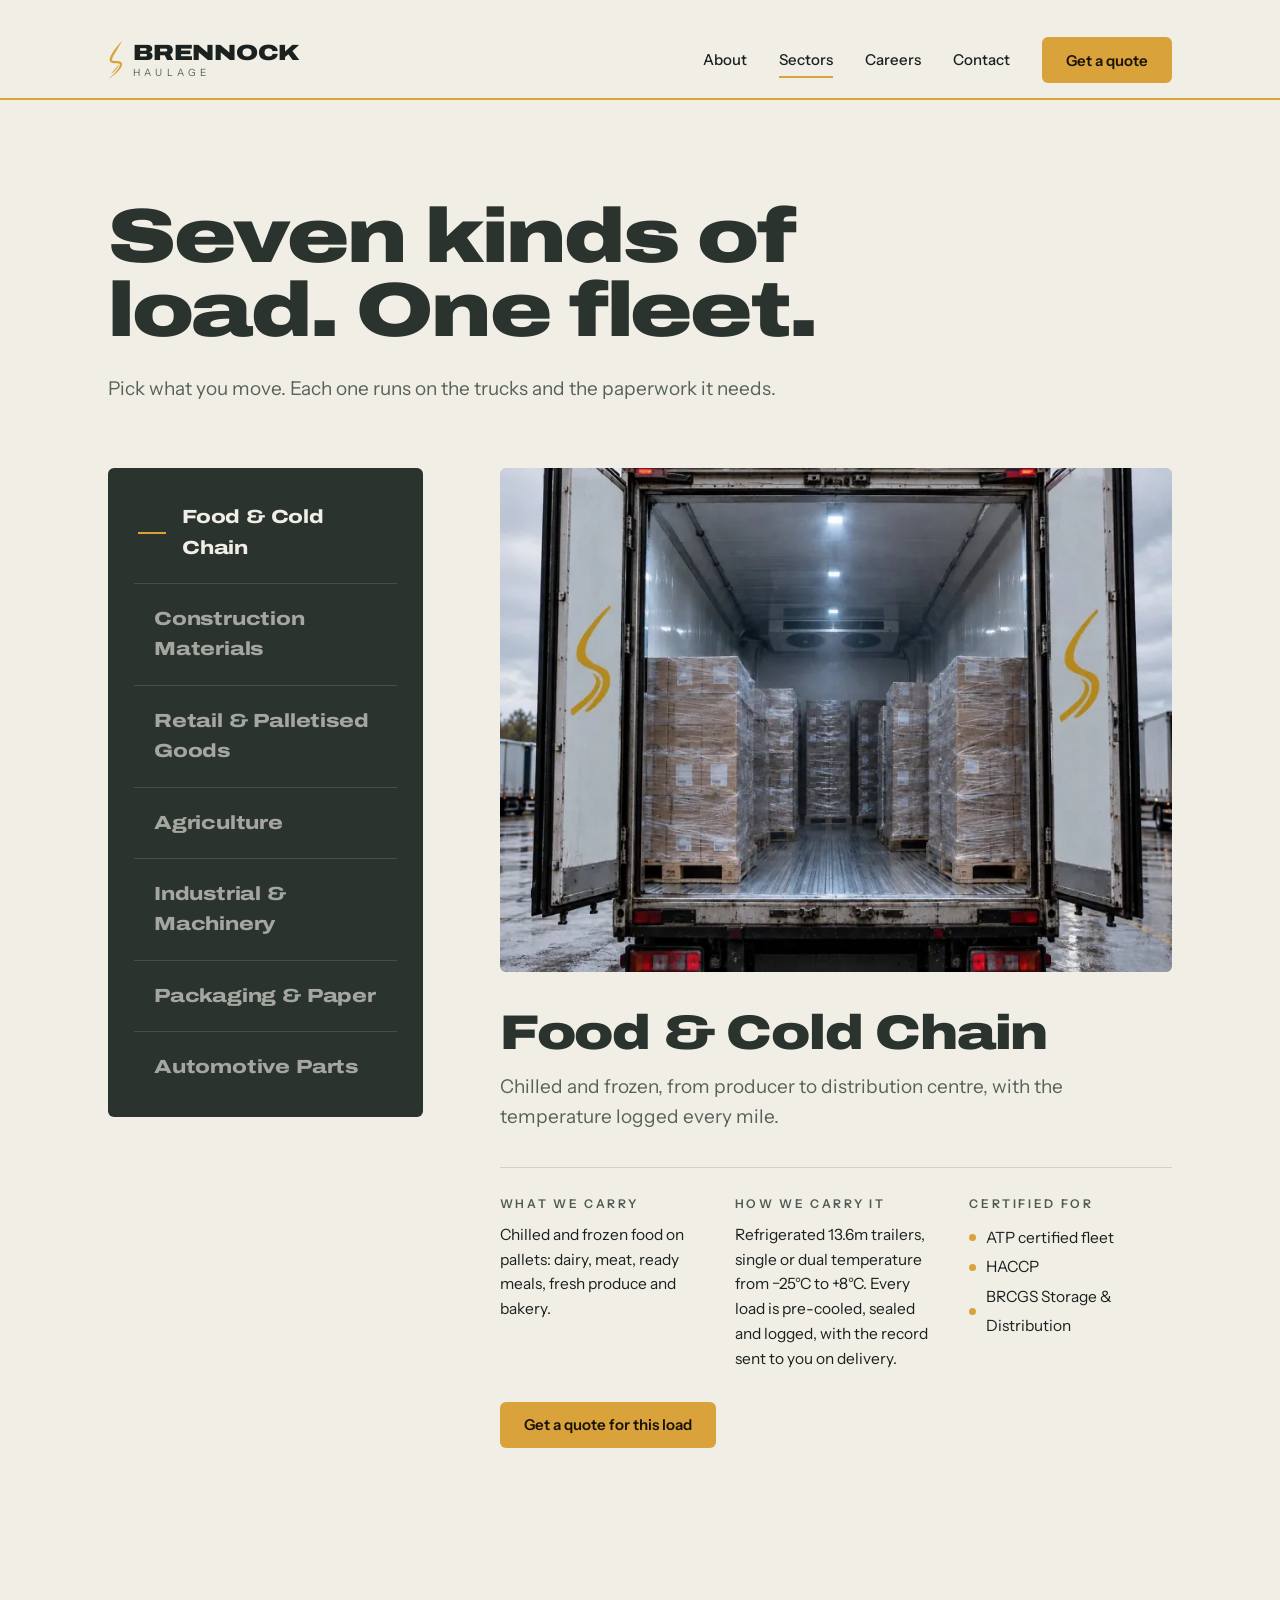
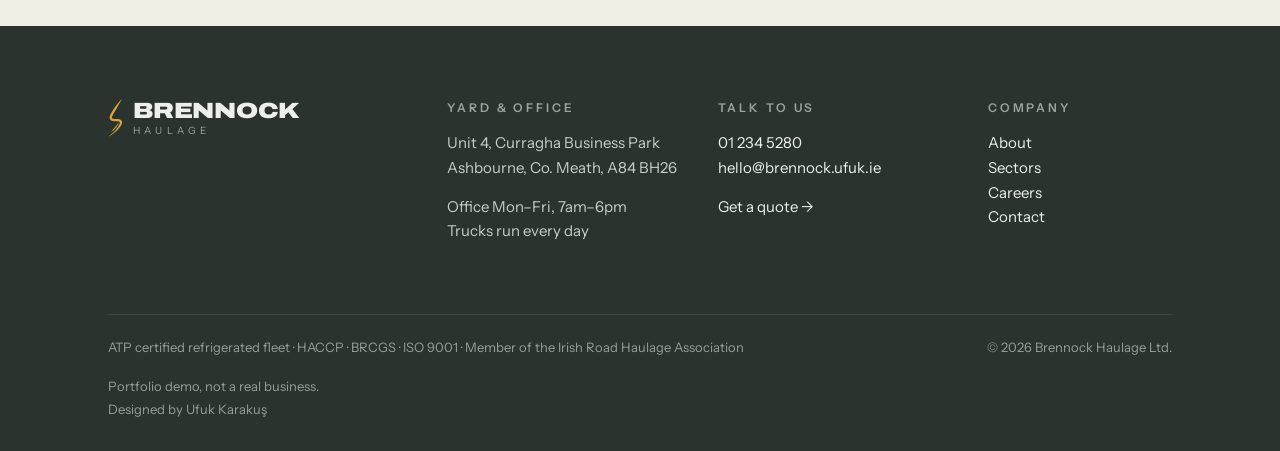
<file: sectors/index.html>
<!doctype html>
<html lang="en-IE">
<head>
<meta charset="utf-8">
<meta name="viewport" content="width=device-width,initial-scale=1">
<title>Sectors · Brennock Haulage</title>
<meta name="description" content="Seven kinds of load on one fleet: food and cold chain, construction, retail, agriculture, industrial, packaging and automotive.">
<meta name="robots" content="noindex, nofollow">
<meta name="theme-color" content="#F1EEE6">
<link rel="icon" href="/favicon.svg" type="image/svg+xml">
<link rel="apple-touch-icon" href="/apple-touch-icon.png">
<link rel="preconnect" href="https://fonts.googleapis.com">
<link rel="preconnect" href="https://fonts.gstatic.com" crossorigin>
<link rel="stylesheet" href="https://fonts.googleapis.com/css2?family=Archivo:wdth,wght@125,700;125,800;125,900&family=Instrument+Sans:wght@400;500;600&display=swap">
<link rel="stylesheet" href="/assets/site.css">
<style>
.sectors { padding: 0 0 clamp(110px, 12vw, 170px); }
.sectors .wrap { padding: 0 var(--gut); display: grid; grid-template-columns: minmax(240px, 0.75fr) minmax(0, 1.6fr); gap: clamp(40px, 6vw, 96px); align-items: start; }
/* the sector names sit on a vertical strip in the band green, apart from the content */
.list { list-style: none; margin: 0; padding: 14px 26px; background: var(--smoke-dd); border-radius: var(--radius); }
.list li { border-bottom: 1px solid rgba(241,238,230,0.14); }
.list li:last-child { border-bottom: 0; }
.list button { all: unset; box-sizing: border-box; width: 100%; display: flex; align-items: center; gap: 16px; padding: 20px 4px; cursor: pointer;
  font-family: var(--display); font-stretch: 125%; font-weight: 800; font-size: 19px; letter-spacing: -0.01em; color: rgba(241,238,230,0.62); transition: color 300ms; }
.list button::before { content: ""; width: 0; height: 2px; background: var(--amber); transition: width 400ms cubic-bezier(.2,.7,.2,1); flex: none; }
.list button:hover { color: var(--page); }
.list button[aria-selected="true"] { color: var(--page); }
.list button[aria-selected="true"]::before { width: 28px; }
.list button:focus-visible { outline: 2px solid var(--amber); outline-offset: 2px; }
.list { position: sticky; top: calc(var(--hdr) + 22px + 40px); }
.panel { position: relative; min-height: 600px; }
.block { position: absolute; inset: 0 0 auto 0; opacity: 0; transform: translateY(10px); pointer-events: none;
  transition: opacity 420ms ease, transform 460ms cubic-bezier(.2,.7,.2,1); }
.block.on { opacity: 1; transform: none; pointer-events: auto; transition-delay: 120ms; }
.block .plx { aspect-ratio: 4 / 3; }
.block .plx img { transform: none !important; object-fit: contain; }
.block .photo { opacity: 0; transition: opacity 500ms ease 220ms; }
.block.on .photo { opacity: 1; }
.block h2 { margin: 36px 0 0; }
.block .sum { margin: 14px 0 0; font-size: 19px; color: var(--ink-soft); max-width: 50ch; }
.facts { margin: 34px 0 0; display: grid; grid-template-columns: repeat(3, minmax(0, 1fr)); gap: 32px; padding-top: 26px; border-top: 1px solid rgba(27,33,30,0.14); }
.facts h3 { margin: 0 0 10px; font-size: 12px; letter-spacing: 0.22em; text-transform: uppercase; font-weight: 600; color: var(--smoke-d); }
.facts p { margin: 0; font-size: 15.5px; line-height: 1.6; }
.facts ul { margin: 0; padding: 0; list-style: none; font-size: 15.5px; line-height: 1.9; }
.facts li { display: flex; align-items: center; gap: 10px; }
.facts li::before { content: ""; width: 7px; height: 7px; border-radius: 50%; background: var(--amber); flex: none; }
.block .go { margin-top: 30px; display: inline-flex; }
@media (max-width: 860px) {
  .sectors .wrap { grid-template-columns: minmax(0, 1fr); gap: 0; }
  /* phones: no tab strip; the seven sectors follow one another down the page */
  .list { display: none; }
  .panel { min-height: 0; }
  .block { position: static; opacity: 1; transform: none; pointer-events: auto; margin-bottom: 72px; }
  .block:last-child { margin-bottom: 0; }
  .block .photo { opacity: 1; }
  .facts { grid-template-columns: minmax(0, 1fr); gap: 26px; }
  .block h2 { margin-top: 28px; }
}
</style>
</head>
<body>
<a class="skip" href="#main">Skip to content</a>
<svg width="0" height="0" style="position:absolute" aria-hidden="true" focusable="false"><symbol id="bh-mark" viewBox="0 0 22 58"><path d="M20.46 1.17 L20.20 1.40 L19.91 1.69 L19.58 2.02 L19.22 2.40 L18.82 2.81 L18.40 3.25 L17.96 3.73 L17.50 4.23 L17.04 4.74 L16.56 5.27 L16.09 5.81 L15.61 6.35 L15.15 6.90 L14.69 7.44 L14.24 7.98 L13.77 8.55 L13.29 9.14 L12.79 9.74 L12.29 10.36 L11.79 10.99 L11.28 11.63 L10.77 12.27 L10.27 12.91 L9.77 13.55 L9.29 14.18 L8.85 14.83 L8.45 15.48 L8.06 16.10 L7.68 16.72 L7.30 17.34 L6.92 17.96 L6.54 18.59 L6.17 19.21 L5.80 19.82 L5.45 20.43 L5.11 21.04 L4.78 21.63 L4.47 22.20 L4.18 22.76 L3.91 23.31 L3.66 23.83 L3.44 24.33 L3.24 24.80 L3.07 25.24 L2.91 25.67 L2.77 26.09 L2.65 26.50 L2.54 26.90 L2.46 27.29 L2.40 27.69 L2.36 28.08 L2.34 28.48 L2.36 28.87 L2.40 29.26 L2.48 29.65 L2.58 30.03 L2.72 30.40 L2.90 30.77 L3.11 31.11 L3.34 31.44 L3.61 31.74 L3.89 32.01 L4.20 32.26 L4.52 32.49 L4.86 32.69 L5.21 32.88 L5.58 33.04 L5.96 33.19 L6.35 33.32 L6.77 33.45 L7.26 33.56 L7.78 33.64 L8.31 33.69 L8.86 33.72 L9.40 33.75 L9.96 33.76 L10.51 33.76 L11.06 33.77 L11.59 33.77 L12.10 33.78 L12.58 33.79 L13.02 33.81 L13.41 33.84 L13.77 33.88 L14.13 33.94 L14.50 34.00 L14.85 34.06 L15.19 34.11 L15.50 34.17 L15.79 34.24 L16.05 34.30 L16.29 34.37 L16.49 34.43 L16.66 34.49 L16.80 34.55 L16.91 34.60 L16.98 34.64 L17.04 34.69 L17.10 34.75 L17.17 34.82 L17.23 34.89 L17.28 34.97 L17.32 35.05 L17.36 35.14 L17.39 35.25 L17.42 35.37 L17.44 35.51 L17.45 35.68 L17.44 35.87 L17.43 36.08 L17.39 36.32 L17.34 36.58 L17.26 36.87 L17.17 37.19 L17.05 37.54 L16.91 37.91 L16.75 38.29 L16.57 38.70 L16.38 39.12 L16.16 39.55 L15.93 39.99 L15.68 40.44 L15.42 40.89 L15.14 41.35 L14.84 41.81 L14.54 42.27 L14.21 42.75 L13.86 43.23 L13.49 43.74 L13.09 44.25 L12.68 44.77 L12.25 45.30 L11.80 45.84 L11.35 46.37 L10.89 46.91 L10.42 47.44 L9.94 47.97 L9.47 48.48 L8.99 48.99 L8.52 49.48 L8.04 49.98 L7.51 50.49 L6.95 51.02 L6.38 51.55 L5.78 52.08 L5.19 52.61 L4.60 53.12 L4.03 53.62 L3.48 54.09 L2.96 54.54 L2.49 54.94 L2.06 55.31 L1.70 55.62 L1.41 55.88 L1.59 56.12 L1.91 55.90 L2.31 55.63 L2.77 55.32 L3.29 54.97 L3.85 54.59 L4.46 54.18 L5.09 53.75 L5.73 53.30 L6.39 52.84 L7.05 52.38 L7.69 51.91 L8.32 51.43 L8.92 50.97 L9.48 50.52 L10.01 50.07 L10.55 49.60 L11.09 49.13 L11.63 48.65 L12.17 48.16 L12.70 47.66 L13.22 47.16 L13.73 46.66 L14.23 46.16 L14.72 45.66 L15.19 45.17 L15.63 44.68 L16.06 44.20 L16.46 43.73 L16.84 43.26 L17.21 42.79 L17.56 42.32 L17.90 41.84 L18.22 41.37 L18.52 40.91 L18.81 40.45 L19.08 39.99 L19.33 39.54 L19.56 39.10 L19.77 38.67 L19.95 38.24 L20.12 37.82 L20.26 37.42 L20.38 37.01 L20.47 36.62 L20.54 36.22 L20.59 35.83 L20.60 35.44 L20.59 35.05 L20.54 34.67 L20.47 34.29 L20.36 33.92 L20.22 33.57 L20.05 33.23 L19.85 32.91 L19.62 32.60 L19.36 32.31 L19.06 32.03 L18.72 31.78 L18.37 31.57 L18.01 31.39 L17.65 31.24 L17.29 31.12 L16.92 31.01 L16.55 30.92 L16.18 30.84 L15.80 30.77 L15.42 30.70 L15.04 30.64 L14.65 30.58 L14.23 30.52 L13.76 30.46 L13.24 30.42 L12.71 30.39 L12.17 30.38 L11.62 30.37 L11.08 30.37 L10.54 30.36 L10.01 30.36 L9.50 30.35 L9.03 30.33 L8.59 30.30 L8.21 30.26 L7.89 30.21 L7.63 30.15 L7.37 30.08 L7.12 29.99 L6.89 29.90 L6.70 29.82 L6.52 29.72 L6.37 29.64 L6.25 29.55 L6.15 29.47 L6.06 29.39 L6.00 29.31 L5.94 29.23 L5.89 29.16 L5.85 29.07 L5.82 28.97 L5.79 28.86 L5.76 28.75 L5.75 28.62 L5.74 28.48 L5.75 28.32 L5.77 28.13 L5.80 27.92 L5.85 27.68 L5.92 27.42 L6.01 27.12 L6.12 26.80 L6.25 26.45 L6.40 26.07 L6.56 25.67 L6.75 25.25 L6.96 24.79 L7.21 24.31 L7.47 23.80 L7.76 23.26 L8.07 22.70 L8.40 22.13 L8.74 21.54 L9.09 20.94 L9.45 20.34 L9.82 19.73 L10.20 19.11 L10.57 18.50 L10.94 17.90 L11.32 17.29 L11.72 16.66 L12.12 16.01 L12.49 15.33 L12.88 14.63 L13.27 13.93 L13.66 13.22 L14.05 12.52 L14.45 11.83 L14.84 11.14 L15.22 10.47 L15.59 9.81 L15.96 9.17 L16.31 8.56 L16.65 7.96 L17.01 7.35 L17.37 6.74 L17.73 6.13 L18.09 5.52 L18.45 4.92 L18.79 4.35 L19.12 3.79 L19.43 3.26 L19.71 2.77 L19.97 2.32 L20.20 1.91 L20.40 1.54 L20.54 1.23Z"/><path d="M15.37 35.57 L15.37 35.58 L15.36 35.59 L15.37 35.60 L15.37 35.60 L15.36 35.60 L15.36 35.59 L15.36 35.59 L15.35 35.58 L15.35 35.59 L15.34 35.59 L15.34 35.59 L15.33 35.60 L15.32 35.61 L15.31 35.62 L15.30 35.64 L15.29 35.66 L15.28 35.67 L15.27 35.69 L15.26 35.72 L15.25 35.74 L15.24 35.76 L15.22 35.78 L15.21 35.81 L15.19 35.83 L15.18 35.86 L15.16 35.89 L15.15 35.92 L15.13 35.95 L15.11 35.99 L15.09 36.02 L15.06 36.06 L15.04 36.11 L15.02 36.15 L14.99 36.19 L14.96 36.24 L14.94 36.28 L14.91 36.33 L14.88 36.38 L14.85 36.43 L14.82 36.48 L14.79 36.53 L14.76 36.58 L14.72 36.64 L14.69 36.70 L14.65 36.75 L14.62 36.81 L14.58 36.88 L14.54 36.94 L14.50 37.00 L14.46 37.07 L14.41 37.13 L14.37 37.20 L14.33 37.26 L14.28 37.33 L14.24 37.40 L14.19 37.47 L14.15 37.53 L14.10 37.60 L14.05 37.68 L14.00 37.75 L13.95 37.82 L13.90 37.89 L13.85 37.97 L13.80 38.04 L13.75 38.12 L13.69 38.19 L13.64 38.27 L13.59 38.35 L13.53 38.42 L13.47 38.50 L13.42 38.58 L13.36 38.65 L13.30 38.73 L13.25 38.81 L13.19 38.89 L13.13 38.97 L13.07 39.05 L13.01 39.13 L12.95 39.21 L12.88 39.29 L12.82 39.37 L12.76 39.45 L12.70 39.53 L12.63 39.62 L12.57 39.70 L12.51 39.78 L12.44 39.86 L12.38 39.94 L12.32 40.02 L12.25 40.10 L12.18 40.18 L12.12 40.26 L12.05 40.35 L11.98 40.43 L11.91 40.51 L11.84 40.60 L11.77 40.68 L11.70 40.77 L11.63 40.86 L11.55 40.95 L11.48 41.04 L11.40 41.13 L11.32 41.22 L11.24 41.31 L11.16 41.40 L11.08 41.50 L11.00 41.59 L10.92 41.69 L10.84 41.78 L10.75 41.88 L10.67 41.98 L10.58 42.07 L10.50 42.17 L10.41 42.27 L10.32 42.37 L10.23 42.47 L10.14 42.57 L10.05 42.68 L9.96 42.78 L9.87 42.88 L9.78 42.99 L9.69 43.09 L9.59 43.20 L9.50 43.30 L9.41 43.41 L9.31 43.51 L9.22 43.62 L9.13 43.72 L9.03 43.83 L8.94 43.94 L8.84 44.05 L8.75 44.15 L8.65 44.26 L8.56 44.37 L8.46 44.48 L8.36 44.59 L8.27 44.70 L8.17 44.80 L8.08 44.91 L7.98 45.02 L7.89 45.13 L7.79 45.24 L7.70 45.34 L7.60 45.45 L7.51 45.56 L7.41 45.67 L7.32 45.78 L7.22 45.89 L7.13 45.99 L7.04 46.10 L6.94 46.21 L6.85 46.32 L6.76 46.42 L6.66 46.53 L6.57 46.64 L6.47 46.75 L6.37 46.86 L6.27 46.98 L6.17 47.09 L6.07 47.21 L5.97 47.32 L5.87 47.44 L5.78 47.55 L5.69 47.65 L5.61 47.76 L5.53 47.85 L5.46 47.94 L5.39 48.02 L5.34 48.09 L5.29 48.16 L5.24 48.22 L5.20 48.28 L5.17 48.33 L5.13 48.37 L5.10 48.41 L5.08 48.45 L5.06 48.49 L5.04 48.52 L5.02 48.55 L5.00 48.58 L4.99 48.61 L4.99 48.65 L5.06 48.73 L5.10 48.74 L5.13 48.73 L5.16 48.72 L5.19 48.71 L5.23 48.70 L5.27 48.69 L5.31 48.67 L5.36 48.65 L5.41 48.62 L5.47 48.59 L5.53 48.56 L5.60 48.52 L5.68 48.48 L5.76 48.43 L5.85 48.38 L5.94 48.32 L6.05 48.25 L6.16 48.18 L6.27 48.10 L6.40 48.02 L6.52 47.94 L6.65 47.85 L6.77 47.76 L6.90 47.67 L7.03 47.57 L7.15 47.48 L7.27 47.39 L7.39 47.30 L7.50 47.21 L7.62 47.12 L7.73 47.03 L7.84 46.94 L7.96 46.85 L8.07 46.76 L8.18 46.66 L8.30 46.57 L8.41 46.47 L8.52 46.38 L8.63 46.28 L8.74 46.18 L8.85 46.09 L8.96 45.99 L9.07 45.89 L9.18 45.79 L9.29 45.69 L9.39 45.59 L9.50 45.49 L9.61 45.39 L9.72 45.29 L9.82 45.19 L9.93 45.09 L10.04 44.98 L10.14 44.88 L10.24 44.78 L10.35 44.67 L10.45 44.57 L10.55 44.47 L10.65 44.37 L10.75 44.26 L10.85 44.16 L10.95 44.05 L11.05 43.95 L11.14 43.85 L11.24 43.74 L11.33 43.64 L11.43 43.53 L11.52 43.43 L11.61 43.33 L11.70 43.22 L11.79 43.12 L11.88 43.02 L11.96 42.92 L12.05 42.82 L12.13 42.71 L12.22 42.61 L12.30 42.51 L12.38 42.41 L12.46 42.31 L12.54 42.21 L12.62 42.11 L12.69 42.02 L12.77 41.92 L12.84 41.82 L12.91 41.72 L12.98 41.63 L13.05 41.53 L13.12 41.44 L13.19 41.34 L13.25 41.25 L13.32 41.16 L13.38 41.06 L13.44 40.97 L13.50 40.88 L13.56 40.79 L13.62 40.70 L13.68 40.60 L13.74 40.51 L13.79 40.42 L13.85 40.33 L13.91 40.23 L13.96 40.14 L14.02 40.05 L14.07 39.96 L14.13 39.86 L14.18 39.77 L14.23 39.68 L14.28 39.59 L14.33 39.49 L14.38 39.40 L14.42 39.31 L14.47 39.22 L14.52 39.13 L14.56 39.04 L14.61 38.95 L14.65 38.86 L14.69 38.77 L14.73 38.68 L14.77 38.60 L14.81 38.51 L14.85 38.42 L14.89 38.33 L14.93 38.25 L14.96 38.16 L15.00 38.08 L15.03 38.00 L15.06 37.92 L15.09 37.83 L15.12 37.75 L15.15 37.67 L15.18 37.59 L15.21 37.51 L15.24 37.43 L15.26 37.36 L15.29 37.28 L15.31 37.21 L15.33 37.13 L15.35 37.06 L15.37 36.99 L15.39 36.92 L15.41 36.86 L15.43 36.79 L15.44 36.73 L15.46 36.66 L15.47 36.60 L15.48 36.54 L15.49 36.48 L15.50 36.42 L15.51 36.37 L15.52 36.32 L15.53 36.26 L15.53 36.22 L15.54 36.17 L15.54 36.12 L15.55 36.08 L15.55 36.04 L15.55 35.99 L15.55 35.95 L15.55 35.92 L15.55 35.88 L15.55 35.85 L15.55 35.82 L15.55 35.79 L15.54 35.76 L15.54 35.74 L15.53 35.71 L15.53 35.69 L15.53 35.68 L15.52 35.66 L15.52 35.64 L15.51 35.63 L15.51 35.62 L15.50 35.61 L15.50 35.60 L15.50 35.59 L15.49 35.58 L15.49 35.57 L15.49 35.56 L15.48 35.55 L15.48 35.56 L15.48 35.56 L15.48 35.57 L15.47 35.57Z"/></symbol></svg>
<header>
  <div class="wrap">
    <a class="logo" href="/" aria-label="Brennock Haulage home">
      <svg class="mark" viewBox="0 0 22 58" aria-hidden="true"><use href="#bh-mark"/></svg>
      <span class="word"><b>BRENNOCK</b> <small>Haulage</small></span>
    </a>
    <nav id="site-nav" aria-label="Main"><a href="/about/">About</a><a href="/sectors/" aria-current="page">Sectors</a><a href="/careers/">Careers</a><a href="/contact/">Contact</a><a class="btn" href="/quote/">Get a quote</a></nav>
    <button class="menu-btn" type="button" aria-expanded="false" aria-controls="site-nav" aria-label="Menu"><span></span><span></span></button>
  </div>
</header>
<main id="main">
<section class="page-head"><div class="wrap" style="padding:0 var(--gut)">
  <h1>Seven kinds of load. One fleet.</h1>
  <p>Pick what you move. Each one runs on the trucks and the paperwork it needs.</p>
</div></section>
<section class="sectors"><div class="wrap">
  <ul class="list" role="tablist"><li role="presentation"><button type="button" role="tab" aria-selected="true" aria-controls="food" data-k="food">Food &amp; Cold Chain</button></li><li role="presentation"><button type="button" role="tab" aria-selected="false" aria-controls="construction" data-k="construction">Construction Materials</button></li><li role="presentation"><button type="button" role="tab" aria-selected="false" aria-controls="retail" data-k="retail">Retail &amp; Palletised Goods</button></li><li role="presentation"><button type="button" role="tab" aria-selected="false" aria-controls="agri" data-k="agri">Agriculture</button></li><li role="presentation"><button type="button" role="tab" aria-selected="false" aria-controls="industrial" data-k="industrial">Industrial &amp; Machinery</button></li><li role="presentation"><button type="button" role="tab" aria-selected="false" aria-controls="packaging" data-k="packaging">Packaging &amp; Paper</button></li><li role="presentation"><button type="button" role="tab" aria-selected="false" aria-controls="automotive" data-k="automotive">Automotive Parts</button></li></ul>
  <div class="panel">
    <article class="block on" id="food" role="tabpanel">
      <div class="photo plx"><picture><source srcset="/assets/img/tr-food-800.webp 800w, /assets/img/tr-food.webp 1300w" sizes="(max-width: 860px) calc(100vw - 32px), 720px" type="image/webp"><img alt="An open Brennock trailer loaded for Food & Cold Chain" src="/assets/img/tr-food.jpg" fetchpriority="high"></picture></div>
      <h2 class="big">Food &amp; Cold Chain</h2>
      <p class="sum">Chilled and frozen, from producer to distribution centre, with the temperature logged every mile.</p>
      <div class="facts">
        <div><h3>What we carry</h3><p>Chilled and frozen food on pallets: dairy, meat, ready meals, fresh produce and bakery.</p></div>
        <div><h3>How we carry it</h3><p>Refrigerated 13.6m trailers, single or dual temperature from −25°C to +8°C. Every load is pre-cooled, sealed and logged, with the record sent to you on delivery.</p></div>
        <div><h3>Certified for</h3><ul><li>ATP certified fleet</li><li>HACCP</li><li>BRCGS Storage & Distribution</li></ul></div>
      </div>
      <a class="btn go" href="/quote/?load=food">Get a quote for this load</a>
    </article>
    <article class="block" id="construction" role="tabpanel">
      <div class="photo plx"><picture><source srcset="/assets/img/tr-construction-800.webp 800w, /assets/img/tr-construction.webp 1300w" sizes="(max-width: 860px) calc(100vw - 32px), 720px" type="image/webp"><img alt="An open Brennock trailer loaded for Construction Materials" src="/assets/img/tr-construction.jpg" loading="lazy" decoding="async" fetchpriority="low"></picture></div>
      <h2 class="big">Construction Materials</h2>
      <p class="sum">Steel, board and block to site, booked to the crane, not to our timetable.</p>
      <div class="facts">
        <div><h3>What we carry</h3><p>Rebar, plasterboard, blocks, timber, insulation and roofing on pallets or in bundles.</p></div>
        <div><h3>How we carry it</h3><p>Curtainsiders and flatbeds with ratchet straps, edge protectors and timber bearers. We call ahead so the site is ready for the drop.</p></div>
        <div><h3>Certified for</h3><ul><li>ISO 9001</li><li>Safe Pass trained drivers</li></ul></div>
      </div>
      <a class="btn go" href="/quote/?load=construction">Get a quote for this load</a>
    </article>
    <article class="block" id="retail" role="tabpanel">
      <div class="photo plx"><picture><source srcset="/assets/img/tr-retail-800.webp 800w, /assets/img/tr-retail.webp 1300w" sizes="(max-width: 860px) calc(100vw - 32px), 720px" type="image/webp"><img alt="An open Brennock trailer loaded for Retail & Palletised Goods" src="/assets/img/tr-retail.jpg" loading="lazy" decoding="async" fetchpriority="low"></picture></div>
      <h2 class="big">Retail &amp; Palletised Goods</h2>
      <p class="sum">Mixed pallets on fixed weekly runs, booked into your dock slots.</p>
      <div class="facts">
        <div><h3>What we carry</h3><p>Mixed cartons and palletised stock for stores, distribution centres and wholesalers.</p></div>
        <div><h3>How we carry it</h3><p>Curtainsiders for full loads, tail-lift rigids for town-centre drops. Regular runs keep the same driver on the same route where we can.</p></div>
        <div><h3>Certified for</h3><ul><li>ISO 9001</li><li>BRCGS Storage & Distribution</li></ul></div>
      </div>
      <a class="btn go" href="/quote/?load=retail">Get a quote for this load</a>
    </article>
    <article class="block" id="agri" role="tabpanel">
      <div class="photo plx"><picture><source srcset="/assets/img/tr-agri-800.webp 800w, /assets/img/tr-agri.webp 1300w" sizes="(max-width: 860px) calc(100vw - 32px), 720px" type="image/webp"><img alt="An open Brennock trailer loaded for Agriculture" src="/assets/img/tr-agri.jpg" loading="lazy" decoding="async" fetchpriority="low"></picture></div>
      <h2 class="big">Agriculture</h2>
      <p class="sum">Feed, fertiliser and seed, out to the yard when the season needs it.</p>
      <div class="facts">
        <div><h3>What we carry</h3><p>Animal feed and fertiliser in bulk bags, seed, hay and straw.</p></div>
        <div><h3>How we carry it</h3><p>Curtainsiders for bulk bags, with a truck-mounted forklift on request for farms without loading gear.</p></div>
        <div><h3>Certified for</h3><ul><li>ISO 9001</li><li>Registered feed haulier</li></ul></div>
      </div>
      <a class="btn go" href="/quote/?load=agri">Get a quote for this load</a>
    </article>
    <article class="block" id="industrial" role="tabpanel">
      <div class="photo plx"><picture><source srcset="/assets/img/tr-industrial-800.webp 800w, /assets/img/tr-industrial.webp 1300w" sizes="(max-width: 860px) calc(100vw - 32px), 720px" type="image/webp"><img alt="An open Brennock trailer loaded for Industrial & Machinery" src="/assets/img/tr-industrial.jpg" loading="lazy" decoding="async" fetchpriority="low"></picture></div>
      <h2 class="big">Industrial &amp; Machinery</h2>
      <p class="sum">Crated machines and heavy parts, chained down and delivered in one piece.</p>
      <div class="facts">
        <div><h3>What we carry</h3><p>Crated machinery, steel profiles, castings and parts between plants, ports and warehouses.</p></div>
        <div><h3>How we carry it</h3><p>Curtainsiders with chain points and flatbeds, loads secured to EN 12195. Awkward sizes are surveyed before we quote.</p></div>
        <div><h3>Certified for</h3><ul><li>ISO 9001</li><li>EN 12195 load securing</li></ul></div>
      </div>
      <a class="btn go" href="/quote/?load=industrial">Get a quote for this load</a>
    </article>
    <article class="block" id="packaging" role="tabpanel">
      <div class="photo plx"><picture><source srcset="/assets/img/tr-packaging-800.webp 800w, /assets/img/tr-packaging.webp 1300w" sizes="(max-width: 860px) calc(100vw - 32px), 720px" type="image/webp"><img alt="An open Brennock trailer loaded for Packaging & Paper" src="/assets/img/tr-packaging.jpg" loading="lazy" decoding="async" fetchpriority="low"></picture></div>
      <h2 class="big">Packaging &amp; Paper</h2>
      <p class="sum">Reels and flat-pack, kept dry and upright from mill to line.</p>
      <div class="facts">
        <div><h3>What we carry</h3><p>Corrugated paper reels, flat-pack cartons, film and packaging stock.</p></div>
        <div><h3>How we carry it</h3><p>High-cube curtainsiders, reels secured upright and kept under cover from yard to dock.</p></div>
        <div><h3>Certified for</h3><ul><li>ISO 9001</li><li>ISO 14001</li></ul></div>
      </div>
      <a class="btn go" href="/quote/?load=packaging">Get a quote for this load</a>
    </article>
    <article class="block" id="automotive" role="tabpanel">
      <div class="photo plx"><picture><source srcset="/assets/img/tr-automotive-800.webp 800w, /assets/img/tr-automotive.webp 1300w" sizes="(max-width: 860px) calc(100vw - 32px), 720px" type="image/webp"><img alt="An open Brennock trailer loaded for Automotive Parts" src="/assets/img/tr-automotive.jpg" loading="lazy" decoding="async" fetchpriority="low"></picture></div>
      <h2 class="big">Automotive Parts</h2>
      <p class="sum">Tyres and parts to dealers and fitters, on next-day runs.</p>
      <div class="facts">
        <div><h3>What we carry</h3><p>Tyres, batteries and boxed parts for dealers, fitters and distributors.</p></div>
        <div><h3>How we carry it</h3><p>Tyres strapped in stacks, parts on pallets. Next-day runs across the dealer networks, with ADR-trained drivers for batteries.</p></div>
        <div><h3>Certified for</h3><ul><li>ISO 9001</li><li>ADR trained drivers</li></ul></div>
      </div>
      <a class="btn go" href="/quote/?load=automotive">Get a quote for this load</a>
    </article>
  </div>
</div></section>

</main>
<footer class="foot">
  <div class="wrap">
    <div class="foot-top">
      <a class="logo" href="/" aria-label="Brennock Haulage home">
      <svg class="mark" viewBox="0 0 22 58" aria-hidden="true"><use href="#bh-mark"/></svg>
      <span class="word"><b>BRENNOCK</b> <small>Haulage</small></span>
    </a>
      <div>
        <h2>Yard &amp; office</h2>
        <p>Unit 4, Curragha Business Park<br>Ashbourne, Co. Meath, A84 BH26</p>
        <p>Office Mon–Fri, 7am–6pm<br>Trucks run every day</p>
      </div>
      <div>
        <h2>Talk to us</h2>
        <p><a href="tel:+35312345280">01 234 5280</a><br><a href="mailto:hello@brennock.ufuk.ie">hello@brennock.ufuk.ie</a></p>
        <p><a href="/quote/">Get a quote →</a></p>
      </div>
      <div>
        <h2>Company</h2>
        <p><a href="/about/">About</a><br><a href="/sectors/">Sectors</a><br><a href="/careers/">Careers</a><br><a href="/contact/">Contact</a></p>
      </div>
    </div>
    <div class="foot-base">
      <span>ATP certified refrigerated fleet · HACCP · BRCGS · ISO 9001 · Member of the Irish Road Haulage Association</span>
      <span>© 2026 Brennock Haulage Ltd.</span>
    </div>
    <div class="foot-demo"><span>Portfolio demo, not a real business.</span><span>Designed by Ufuk Karakuş</span></div>
  </div>
</footer>
<script src="/assets/site.js"></script>
<script>
(function () {
  var btns = document.querySelectorAll('.list button'), blocks = document.querySelectorAll('.block');
  function show(k, push) {
    btns.forEach(function (b) { b.setAttribute('aria-selected', b.dataset.k === k ? 'true' : 'false'); });
    blocks.forEach(function (bl) { bl.classList.toggle('on', bl.id === k); });
    if (push) history.replaceState(null, '', '#' + k);
    document.dispatchEvent(new Event('plx:refresh'));
    if (push) toTop();
  }
  // choosing another sector brings the right-hand side back to its top (photo first); the list is sticky and stays where it is
  function toTop() {
    var panel = document.querySelector('.panel'), list = document.querySelector('.list');
    if (!panel || !list) return;
    var narrow = window.matchMedia('(max-width: 860px)').matches;
    var hold = narrow ? (document.querySelector('header') ? document.querySelector('header').offsetHeight : 0) + 12 : parseFloat(getComputedStyle(list).top) || 0;
    var d = (narrow ? list : panel).getBoundingClientRect().top - hold;   // narrow: the tab strip sits above the block, so the strip comes back under the menu with it
    if (d < -2) window.scrollTo({ top: window.scrollY + d, behavior: window.matchMedia('(prefers-reduced-motion: reduce)').matches ? 'auto' : 'smooth' });
  }
  btns.forEach(function (b) { b.addEventListener('click', function () { show(b.dataset.k, true); }); });
  function fit() { var m = 0; blocks.forEach(function (bl) { m = Math.max(m, bl.offsetHeight); }); document.querySelector('.panel').style.height = m + 'px'; }
  fit(); window.addEventListener('resize', fit); window.addEventListener('load', fit);
  function fromHash() { var h = location.hash.slice(1); if (document.getElementById(h) && document.getElementById(h).classList.contains('block')) show(h, false); }
  fromHash();
  window.addEventListener('hashchange', fromHash);
})();
</script>
</body>
</html>
</file>
<file: assets/site.css>
/* Brennock Haulage — shared styles. Cream ground, green-leaning smoke greys, amber as the one accent. */
:root {
  --page: #F1EEE6;
  --page-2: #E6E3D9;
  --smoke-l: #D5DAD3;
  --smoke: #8F9B92;
  --smoke-d: #4D5B53;
  --smoke-dd: #2A332E;
  --ink: #1B211E;
  --ink-soft: #57625B;
  --amber: #D9A23A;
  --head: #2A332E;        /* big headings: the military green-smoke of the footer */
  --amber-ink: #1A1408;
  --display: "Archivo", "Arial Black", "Helvetica Neue", Arial, sans-serif;
  --body: "Instrument Sans", "Helvetica Neue", Arial, sans-serif;
  --radius: 6px;
  --hdr: 76px;
  --gut: 28px;
  color-scheme: light;
}
* { box-sizing: border-box; }
html { overflow-x: clip; scroll-behavior: smooth; }
html, body { margin: 0; background: var(--page); color: var(--ink); }
body { font-family: var(--body); font-size: 16px; line-height: 1.6; }
img { max-width: 100%; display: block; }
picture { display: contents; }
a { color: inherit; }
.wrap { width: min(1120px, 100% - 32px); margin: 0 auto; }
.sr-only { position: absolute; width: 1px; height: 1px; margin: -1px; padding: 0; overflow: hidden; clip: rect(0 0 0 0); white-space: nowrap; border: 0; }
.skip { position: fixed; left: 16px; top: -80px; z-index: 60; background: var(--amber); color: var(--amber-ink); padding: 12px 18px; border-radius: var(--radius); font-weight: 600; text-decoration: none; }
.skip:focus { top: 12px; }

/* ---------- header ---------- */
header { position: fixed; top: 0; left: 0; right: 0; z-index: 20; background: var(--page); transition: background-color 300ms ease;
  --hc: var(--ink); --hc-soft: var(--ink-soft); }
header::after { content: ""; position: absolute; left: 0; right: 0; bottom: -2px; height: 2px; background: var(--amber);
  transform: scaleX(0); transform-origin: left center; transition: transform 500ms cubic-bezier(.2,.7,.2,1); }
header.ruled::after { transform: scaleX(1); }
header.over { background: transparent; --hc: #FFFFFF; --hc-soft: rgba(255,255,255,0.8); }
header.over .logo b, header.over nav a:not(.btn) { text-shadow: 0 1px 12px rgba(10,14,18,0.35); }
header.over.dark-on-photo { --hc: var(--ink); --hc-soft: var(--ink-soft); }
header.over.dark-on-photo .logo b, header.over.dark-on-photo nav a:not(.btn) { text-shadow: none; }
header .wrap { height: calc(var(--hdr) + 22px); padding: 22px var(--gut) 0; display: flex; align-items: center; justify-content: space-between; gap: 24px; }
.logo { display: flex; align-items: center; gap: 10px; text-decoration: none; color: var(--hc); }
.logo svg.mark { width: 15px; height: 40px; flex: none; fill: var(--amber); }
.logo .word { display: flex; flex-direction: column; line-height: 1; }
.logo b { font-family: var(--display); font-weight: 900; font-stretch: 125%; font-size: 22px; letter-spacing: -0.01em; transition: color 300ms; }
.logo:hover b { color: var(--amber); }
.logo small { font-size: 10px; letter-spacing: 0.42em; text-transform: uppercase; margin-top: 4px; color: var(--hc-soft); }
nav { display: flex; align-items: center; gap: 32px; }
nav a { text-decoration: none; font-weight: 500; font-size: 15px; }
nav a:not(.btn) { color: var(--hc); transition: color 300ms, opacity 200ms; position: relative; }
nav a:not(.btn):hover { opacity: 0.7; }
nav a[aria-current="page"]::after { content: ""; position: absolute; left: 0; right: 0; bottom: -6px; height: 2px; background: var(--amber); }
.btn { display: inline-flex; align-items: center; justify-content: center; height: 46px; padding: 0 24px; border: 0; border-radius: var(--radius);
  background: var(--amber); color: var(--amber-ink); font: 600 15px/1 var(--body); text-decoration: none; cursor: pointer; }
.btn:hover { filter: brightness(1.05); }
.btn.dark { background: var(--smoke-dd); color: #F1EEE6; }
a:focus-visible, button:focus-visible, input:focus-visible, select:focus-visible, textarea:focus-visible { outline: 2px solid var(--smoke-d); outline-offset: 3px; }

/* ---------- signature hero (About, Careers): static square photo, slogan, edge-to-edge amber line ---------- */
.sig { position: relative; padding-top: 22px; }
.sig .frame { position: relative; width: min(1120px, 100% - 32px); margin: 0 auto; aspect-ratio: 1 / 1; overflow: hidden; border-radius: var(--radius); background: #3A433D; }
.sig .frame img { position: absolute; inset: 0; width: 100%; height: 100%; object-fit: cover; }
.sig .slogan { position: absolute; left: 6%; right: 6%; margin: 0; text-align: center; font-family: var(--display); font-stretch: 125%; font-weight: 900;
  font-size: clamp(30px, 4.6vw, 72px); line-height: 0.98; letter-spacing: -0.02em; text-wrap: balance; color: #fff;
  text-shadow: 0 2px 24px rgba(10,14,18,0.45), 0 1px 3px rgba(10,14,18,0.35); opacity: 0; transform: translateY(14px);
  transition: opacity 900ms ease, transform 1000ms cubic-bezier(.2,.7,.2,1); }
.sig .slogan.ink { color: var(--head); text-shadow: 0 1px 18px rgba(241,238,230,0.55); }
.sig .slogan.in { opacity: 1; transform: none; }
.sig .rule { position: absolute; z-index: 3; left: 50%; width: 100vw; margin-left: -50vw; height: 2px; background: var(--amber);
  transform: scaleX(0); transform-origin: left center; transition: transform 1100ms cubic-bezier(.2,.7,.2,1) 200ms; box-shadow: 0 1px 6px rgba(10,14,18,0.2); }
.sig .rule.in { transform: scaleX(1); }
.sig .rule.gone { visibility: hidden; }

/* ---------- plain page head (Sectors, Contact, Quote, 404) ---------- */
.page-head { padding: calc(var(--hdr) + 22px + clamp(56px, 8vw, 104px)) 0 clamp(40px, 5vw, 64px); }
.page-head h1 { color: var(--head); margin: 0; font-family: var(--display); font-stretch: 125%; font-weight: 900; font-size: clamp(40px, 6vw, 88px);
  line-height: 0.96; letter-spacing: -0.03em; text-wrap: balance; max-width: 14ch; }
.page-head p { margin: 26px 0 0; max-width: 56ch; font-size: 19px; color: var(--ink-soft); }
.page-head .acts { margin-top: 36px; display: flex; gap: 28px; align-items: center; flex-wrap: wrap; }
.page-head.centre { text-align: center; }
.page-head.centre h1, .page-head.centre p { margin-left: auto; margin-right: auto; }

/* ---------- shared type ---------- */
h2.big { color: var(--head); margin: 0; font-family: var(--display); font-stretch: 125%; font-weight: 900; font-size: clamp(30px, 3.8vw, 54px); line-height: 1.02; letter-spacing: -0.025em; text-wrap: balance; }
h3.mid { color: var(--head); margin: 0; font-family: var(--display); font-stretch: 125%; font-weight: 800; font-size: clamp(22px, 2.2vw, 30px); line-height: 1.08; letter-spacing: -0.015em; }
.lede { font-size: 19px; color: var(--ink-soft); max-width: 60ch; }
.text-link { font-weight: 600; text-decoration: none; border-bottom: 2px solid var(--amber); padding-bottom: 3px; }

/* photos with a slight zoom that drift inside a fixed frame while the page scrolls */
.plx { position: relative; overflow: hidden; border-radius: var(--radius); background: var(--page-2); }
.plx img { position: absolute; left: 0; top: 0; width: 100%; height: 100%; object-fit: cover; transform: translate3d(0, var(--py, 0%), 0) scale(1.12); will-change: transform; }

/* soft reveal: rise and turn opaque once, as the block comes into view */
.rise { opacity: 0; transform: translateY(28px); transition: opacity 900ms ease, transform 1000ms cubic-bezier(.2,.7,.2,1); }
.rise.in { opacity: 1; transform: none; }
.rise.d1 { transition-delay: 120ms; }

/* ---------- footer ---------- */
.foot { background: var(--smoke-dd); color: #C7CEC8; padding-block: 72px 32px; }
.foot .wrap { padding: 0 var(--gut); }
.foot-top { display: grid; grid-template-columns: 1.3fr 1fr 1fr 0.8fr; gap: 40px; }
.foot .logo { --hc: #FFFFFF; --hc-soft: #9AA69D; align-self: start; }
.foot h2 { margin: 0 0 14px; font-size: 12px; letter-spacing: 0.24em; text-transform: uppercase; font-weight: 600; color: #9AA69D; }
.foot p { margin: 0 0 14px; font-size: 15px; line-height: 1.65; }
.foot a { color: #ECEFEA; text-decoration: none; }
.foot a:hover { color: var(--amber); }
.foot-base { margin-top: 56px; padding-top: 22px; border-top: 1px solid rgba(255,255,255,0.09); display: flex; justify-content: space-between; gap: 16px; flex-wrap: wrap; font-size: 13px; color: #94A097; }
.foot-demo { margin-top: 18px; display: grid; gap: 2px; font-size: 13px; color: #94A097; }

/* ---------- action moment: every call, mail, map and send opens this ---------- */
.concept { position: fixed; inset: 0; z-index: 100; display: grid; place-items: center; padding: 20px; background: rgba(27,33,30,0.58);
  opacity: 0; visibility: hidden; transition: opacity 260ms ease, visibility 0s 260ms; }
.concept.on { opacity: 1; visibility: visible; transition: opacity 260ms ease; }
.concept .box { width: min(520px, 100%); background: var(--page); color: var(--ink); border-radius: var(--radius); padding: 36px 36px 30px;
  transform: translateY(10px); transition: transform 320ms cubic-bezier(.2,.7,.2,1); box-shadow: 0 24px 60px rgba(10,14,18,0.35); }
.concept.on .box { transform: none; }
.concept h2 { margin: 0; color: var(--head); font-family: var(--display); font-stretch: 125%; font-weight: 900; font-size: 26px; line-height: 1.08; letter-spacing: -0.02em; }
.concept p { margin: 16px 0 0; font-size: 17px; color: var(--ink-soft); }
.concept .acts { margin-top: 28px; display: flex; align-items: center; gap: 24px; flex-wrap: wrap; }
.concept .acts button.text-link { all: unset; box-sizing: border-box; cursor: pointer; font-weight: 600; border-bottom: 2px solid var(--amber); padding-bottom: 3px; }
.concept .acts button.text-link:focus-visible { outline: 2px solid var(--smoke-d); outline-offset: 3px; }

/* ---------- tablet and phone: nothing breaks; the menu folds into a button ---------- */
.menu-btn { display: none; }
@media (max-width: 860px) {
  .menu-btn { display: inline-flex; flex-direction: column; justify-content: center; align-items: center; gap: 7px; width: 46px; height: 46px; padding: 0; margin: 0 -8px 0 0;
    background: none; border: 0; border-radius: var(--radius); color: var(--hc); cursor: pointer; }
  .menu-btn span { display: block; width: 24px; height: 2px; background: currentColor; transition: transform 300ms cubic-bezier(.2,.7,.2,1), background-color 300ms; }
  header.menu-open .menu-btn span:first-child { transform: translateY(4.5px) rotate(45deg); }
  header.menu-open .menu-btn span:last-child { transform: translateY(-4.5px) rotate(-45deg); }
  header.menu-open { background: var(--page); --hc: var(--ink); --hc-soft: var(--ink-soft); }
  header.menu-open::after { transform: scaleX(1); }
  header.menu-open .logo b, header.menu-open .menu-btn { text-shadow: none; }
  nav { position: fixed; top: calc(var(--hdr) + 22px); left: 0; right: 0; flex-direction: column; align-items: stretch; gap: 0; padding: 6px var(--gut) 28px;
    background: var(--page); border-bottom: 2px solid var(--amber); max-height: calc(100vh - var(--hdr) - 22px); overflow-y: auto;
    opacity: 0; visibility: hidden; transform: translateY(-8px); transition: opacity 250ms ease, transform 300ms cubic-bezier(.2,.7,.2,1), visibility 0s 300ms; }
  header.menu-open nav { opacity: 1; visibility: visible; transform: none; transition: opacity 250ms ease, transform 300ms cubic-bezier(.2,.7,.2,1); }
  nav a:not(.btn) { display: block; color: var(--ink); text-shadow: none !important; font-family: var(--display); font-stretch: 125%; font-weight: 800; font-size: 20px; padding: 18px 0; border-bottom: 1px solid rgba(27,33,30,0.12); }
  nav a[aria-current="page"]::after { right: auto; width: 28px; bottom: 12px; }
  nav .btn { margin-top: 22px; height: 52px; }
  .foot-top { grid-template-columns: 1fr 1fr; }
  .foot-top > .logo { grid-column: 1 / -1; }
}
@media (max-width: 600px) {
  :root { --gut: 14px; }
  header .wrap { gap: 12px; }
  .logo b { font-size: 19px; }
  .foot { padding-block: 56px 28px; }
  .foot-top { grid-template-columns: 1fr; gap: 28px; }
  .foot-base { margin-top: 40px; }
  .concept .box { padding: 28px 24px 24px; }
}
@media (prefers-reduced-motion: reduce) {
  nav, .menu-btn span, .rise, .sig .slogan, .sig .rule, header::after, .concept, .concept .box { transition: none; }
}

/* ---------- combobox: replaces every native <select>. 6px (--radius) outside; options sit in a 4px gutter so their radius is 6 - 4 = 2px ---------- */
.combo { position: relative; display: block; width: 100%; min-width: 0; }
.combo-native { position: absolute; width: 1px; height: 1px; opacity: 0; pointer-events: none; }
.combo-btn { all: unset; box-sizing: border-box; display: flex; align-items: center; justify-content: space-between; gap: 12px; width: 100%; height: 52px; padding: 0 16px; border: 1px solid rgba(27,33,30,0.2); border-radius: var(--radius); background: #FBFAF6; color: var(--ink); font: 16px var(--body); font-weight: 400; letter-spacing: 0; cursor: pointer; -webkit-tap-highlight-color: transparent; transition: border-color .15s; }
.combo-btn span { overflow: hidden; text-overflow: ellipsis; white-space: nowrap; }
.combo-btn:hover, .combo.open .combo-btn { border-color: var(--smoke-d); }
.combo-btn:focus:not(:focus-visible) { outline: none; }
.combo-btn:focus-visible { outline: 2px solid var(--smoke-d); outline-offset: 3px; }
.combo-btn i { flex: none; width: 8px; height: 8px; margin-top: -4px; border-right: 2px solid var(--smoke-d); border-bottom: 2px solid var(--smoke-d); transform: rotate(45deg); transition: transform .2s, margin .2s; }
.combo.open .combo-btn i { margin-top: 4px; transform: rotate(-135deg); }
.combo-list { position: absolute; left: 0; right: 0; top: calc(100% + 6px); z-index: 30; box-sizing: border-box; margin: 0; padding: 4px; list-style: none; background: #FBFAF6; border: 1px solid rgba(27,33,30,0.2); border-radius: var(--radius); box-shadow: 0 14px 32px rgba(27,33,30,0.14); max-height: calc(6 * 44px + 10px); overflow-y: auto; overscroll-behavior: contain; }
.combo.up .combo-list { top: auto; bottom: calc(100% + 6px); }
.combo-list[hidden] { display: none; }
.combo-list li { display: flex; align-items: center; min-height: 44px; padding: 0 12px; border-radius: calc(var(--radius) - 4px); font: 16px/1.3 var(--body); font-weight: 400; letter-spacing: 0; color: var(--ink); cursor: pointer; }
.combo-list li.act { background: var(--page-2); }
.combo-list li[aria-selected="true"] { background: var(--smoke-dd); color: #fff; }
.combo-list li[aria-disabled="true"] { opacity: .45; cursor: default; background: none; }
</file>
